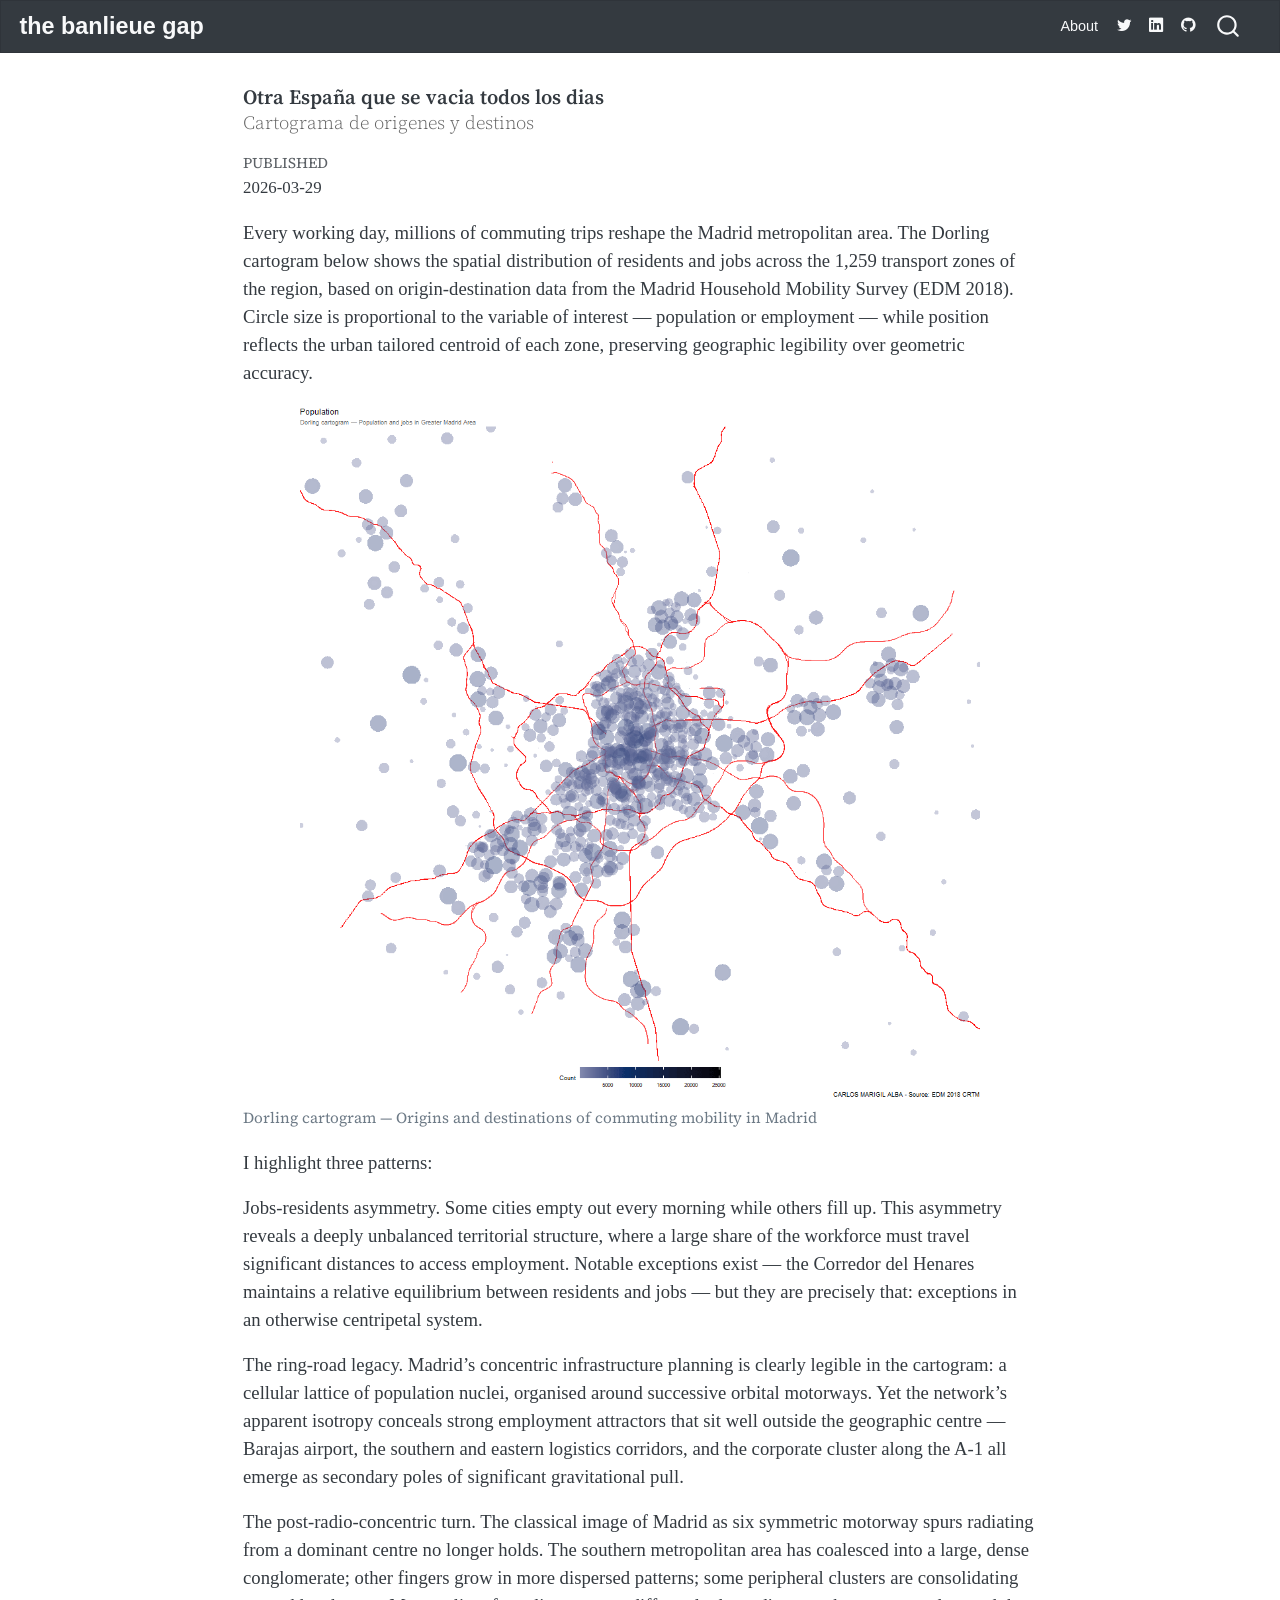
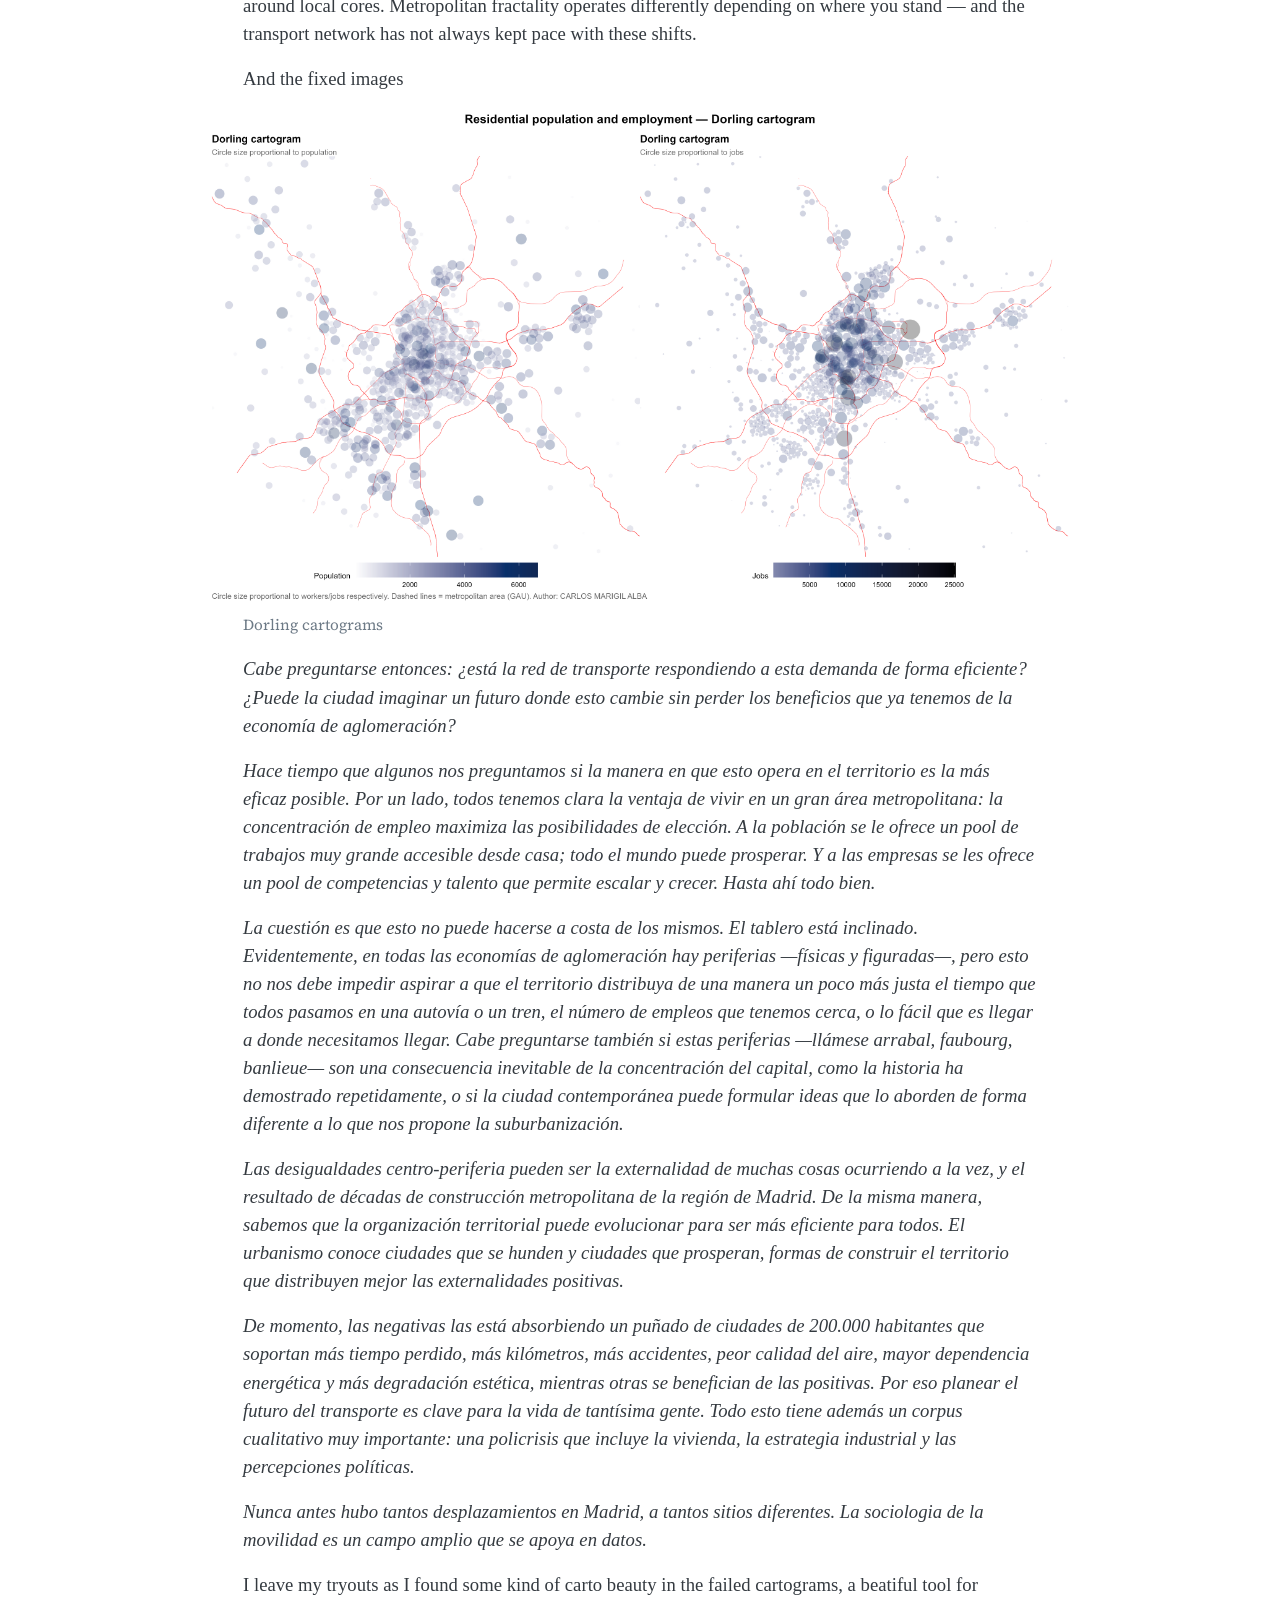
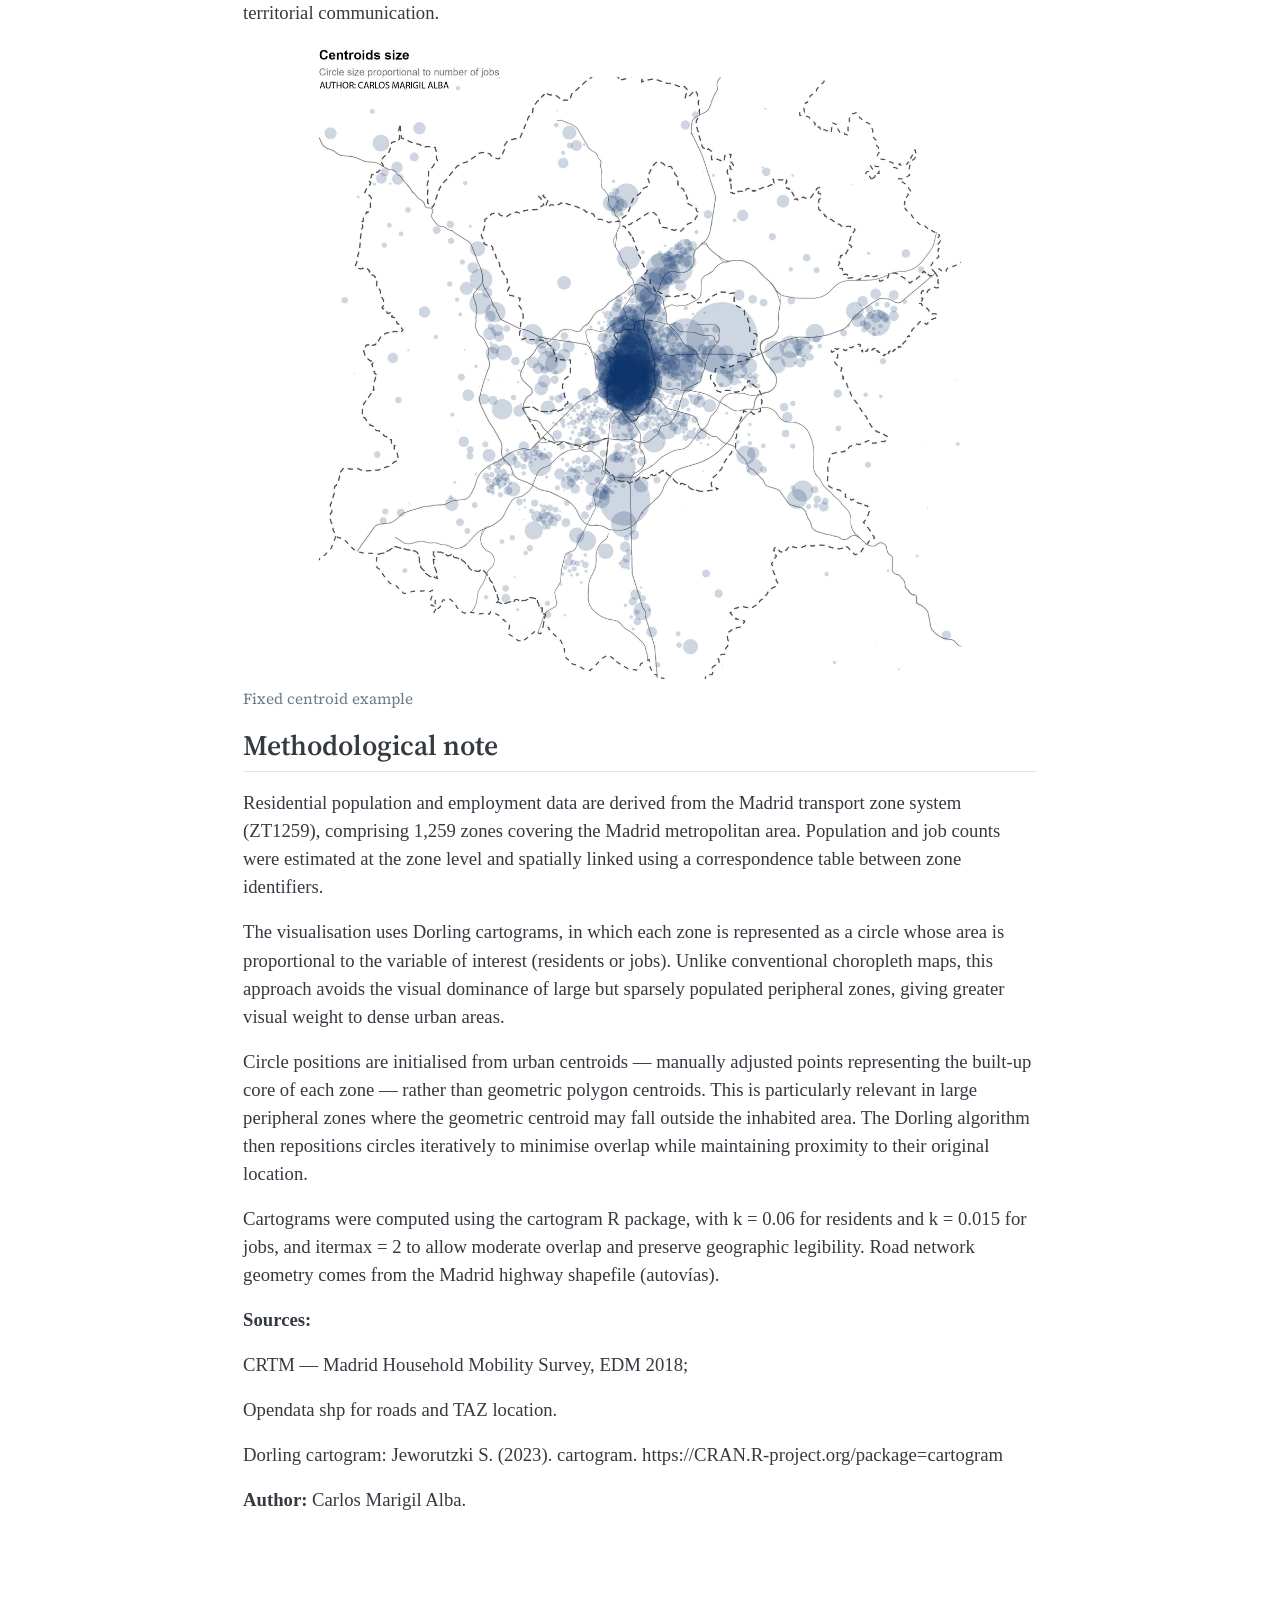
<file: posts/20260329-cartogram/index.html>
<!DOCTYPE html>
<html xmlns="http://www.w3.org/1999/xhtml" lang="en" xml:lang="en"><head>

<meta charset="utf-8">
<meta name="generator" content="quarto-1.8.25">

<meta name="viewport" content="width=device-width, initial-scale=1.0, user-scalable=yes">

<meta name="dcterms.date" content="2026-03-29">
<meta name="description" content="Cartograma de origenes y destinos">

<title>Otra España que se vacia todos los dias – the banlieue gap</title>
<style>
code{white-space: pre-wrap;}
span.smallcaps{font-variant: small-caps;}
div.columns{display: flex; gap: min(4vw, 1.5em);}
div.column{flex: auto; overflow-x: auto;}
div.hanging-indent{margin-left: 1.5em; text-indent: -1.5em;}
ul.task-list{list-style: none;}
ul.task-list li input[type="checkbox"] {
  width: 0.8em;
  margin: 0 0.8em 0.2em -1em; /* quarto-specific, see https://github.com/quarto-dev/quarto-cli/issues/4556 */ 
  vertical-align: middle;
}
</style>


<script src="../../site_libs/quarto-nav/quarto-nav.js"></script>
<script src="../../site_libs/quarto-nav/headroom.min.js"></script>
<script src="../../site_libs/clipboard/clipboard.min.js"></script>
<script src="../../site_libs/quarto-search/autocomplete.umd.js"></script>
<script src="../../site_libs/quarto-search/fuse.min.js"></script>
<script src="../../site_libs/quarto-search/quarto-search.js"></script>
<meta name="quarto:offset" content="../../">
<script src="../../site_libs/quarto-html/quarto.js" type="module"></script>
<script src="../../site_libs/quarto-html/tabsets/tabsets.js" type="module"></script>
<script src="../../site_libs/quarto-html/axe/axe-check.js" type="module"></script>
<script src="../../site_libs/quarto-html/popper.min.js"></script>
<script src="../../site_libs/quarto-html/tippy.umd.min.js"></script>
<script src="../../site_libs/quarto-html/anchor.min.js"></script>
<link href="../../site_libs/quarto-html/tippy.css" rel="stylesheet">
<link href="../../site_libs/quarto-html/quarto-syntax-highlighting-7b89279ff1a6dce999919e0e67d4d9ec.css" rel="stylesheet" id="quarto-text-highlighting-styles">
<script src="../../site_libs/bootstrap/bootstrap.min.js"></script>
<link href="../../site_libs/bootstrap/bootstrap-icons.css" rel="stylesheet">
<link href="../../site_libs/bootstrap/bootstrap-b411b98909faf7ecb5652a39cb39704d.min.css" rel="stylesheet" append-hash="true" id="quarto-bootstrap" data-mode="light">
<script id="quarto-search-options" type="application/json">{
  "location": "navbar",
  "copy-button": false,
  "collapse-after": 3,
  "panel-placement": "end",
  "type": "overlay",
  "limit": 50,
  "keyboard-shortcut": [
    "f",
    "/",
    "s"
  ],
  "show-item-context": false,
  "language": {
    "search-no-results-text": "No results",
    "search-matching-documents-text": "matching documents",
    "search-copy-link-title": "Copy link to search",
    "search-hide-matches-text": "Hide additional matches",
    "search-more-match-text": "more match in this document",
    "search-more-matches-text": "more matches in this document",
    "search-clear-button-title": "Clear",
    "search-text-placeholder": "",
    "search-detached-cancel-button-title": "Cancel",
    "search-submit-button-title": "Submit",
    "search-label": "Search"
  }
}</script>


<link rel="stylesheet" href="../../styles.css">
</head>

<body class="nav-fixed fullcontent quarto-light">

<div id="quarto-search-results"></div>
  <header id="quarto-header" class="headroom fixed-top">
    <nav class="navbar navbar-expand-lg " data-bs-theme="dark">
      <div class="navbar-container container-fluid">
      <div class="navbar-brand-container mx-auto">
    <a href="../../index.html" class="navbar-brand navbar-brand-logo">
    </a>
    <a class="navbar-brand" href="../../index.html">
    <span class="navbar-title">the banlieue gap</span>
    </a>
  </div>
            <div id="quarto-search" class="" title="Search"></div>
          <button class="navbar-toggler" type="button" data-bs-toggle="collapse" data-bs-target="#navbarCollapse" aria-controls="navbarCollapse" role="menu" aria-expanded="false" aria-label="Toggle navigation" onclick="if (window.quartoToggleHeadroom) { window.quartoToggleHeadroom(); }">
  <span class="navbar-toggler-icon"></span>
</button>
          <div class="collapse navbar-collapse" id="navbarCollapse">
            <ul class="navbar-nav navbar-nav-scroll ms-auto">
  <li class="nav-item">
    <a class="nav-link" href="../../about.html"> 
<span class="menu-text">About</span></a>
  </li>  
  <li class="nav-item compact">
    <a class="nav-link" href="https://twitter.com/c_maralb"> <i class="bi bi-twitter" role="img">
</i> 
<span class="menu-text"></span></a>
  </li>  
  <li class="nav-item compact">
    <a class="nav-link" href="https://es.linkedin.com/in/carlos-marigil-alba-urbanism"> <i class="bi bi-linkedin" role="img">
</i> 
<span class="menu-text"></span></a>
  </li>  
  <li class="nav-item compact">
    <a class="nav-link" href="https://github.com/cmarigil"> <i class="bi bi-github" role="img">
</i> 
<span class="menu-text"></span></a>
  </li>  
</ul>
          </div> <!-- /navcollapse -->
            <div class="quarto-navbar-tools">
</div>
      </div> <!-- /container-fluid -->
    </nav>
</header>
<!-- content -->
<div id="quarto-content" class="quarto-container page-columns page-rows-contents page-layout-article page-navbar">
<!-- sidebar -->
<!-- margin-sidebar -->
    
<!-- main -->
<main class="content page-columns page-full" id="quarto-document-content">

<header id="title-block-header" class="quarto-title-block default">
<div class="quarto-title">
<h1 class="title">Otra España que se vacia todos los dias</h1>
</div>

<div>
  <div class="description">
    Cartograma de origenes y destinos
  </div>
</div>


<div class="quarto-title-meta">

    
    <div>
    <div class="quarto-title-meta-heading">Published</div>
    <div class="quarto-title-meta-contents">
      <p class="date">2026-03-29</p>
    </div>
  </div>
  
    
  </div>
  


</header>


<p>Every working day, millions of commuting trips reshape the Madrid metropolitan area. The Dorling cartogram below shows the spatial distribution of residents and jobs across the 1,259 transport zones of the region, based on origin-destination data from the Madrid Household Mobility Survey (EDM 2018). Circle size is proportional to the variable of interest — population or employment — while position reflects the urban tailored centroid of each zone, preserving geographic legibility over geometric accuracy.</p>
<div class="quarto-figure quarto-figure-center">
<figure class="figure">
<p><img src="dorling_animated.gif" class="img-fluid figure-img" style="width:100.0%"></p>
<figcaption>Dorling cartogram — Origins and destinations of commuting mobility in Madrid</figcaption>
</figure>
</div>
<p>I highlight three patterns:</p>
<p>Jobs-residents asymmetry. Some cities empty out every morning while others fill up. This asymmetry reveals a deeply unbalanced territorial structure, where a large share of the workforce must travel significant distances to access employment. Notable exceptions exist — the Corredor del Henares maintains a relative equilibrium between residents and jobs — but they are precisely that: exceptions in an otherwise centripetal system.</p>
<p>The ring-road legacy. Madrid’s concentric infrastructure planning is clearly legible in the cartogram: a cellular lattice of population nuclei, organised around successive orbital motorways. Yet the network’s apparent isotropy conceals strong employment attractors that sit well outside the geographic centre — Barajas airport, the southern and eastern logistics corridors, and the corporate cluster along the A-1 all emerge as secondary poles of significant gravitational pull.</p>
<p>The post-radio-concentric turn. The classical image of Madrid as six symmetric motorway spurs radiating from a dominant centre no longer holds. The southern metropolitan area has coalesced into a large, dense conglomerate; other fingers grow in more dispersed patterns; some peripheral clusters are consolidating around local cores. Metropolitan fractality operates differently depending on where you stand — and the transport network has not always kept pace with these shifts.</p>
<p>And the fixed images</p>
<div class="page-columns page-full">
<div class="quarto-figure quarto-figure-center page-columns page-full">
<figure class="figure page-columns page-full">
<p class="page-columns page-full"><img src="dorling_workers_jobs.jpg" class="img-fluid figure-img column-page"></p>
<figcaption>Dorling cartograms</figcaption>
</figure>
</div>
</div>
<div style="font-style: italic;">
<p>Cabe preguntarse entonces: ¿está la red de transporte respondiendo a esta demanda de forma eficiente? ¿Puede la ciudad imaginar un futuro donde esto cambie sin perder los beneficios que ya tenemos de la economía de aglomeración?</p>
<p>Hace tiempo que algunos nos preguntamos si la manera en que esto opera en el territorio es la más eficaz posible. Por un lado, todos tenemos clara la ventaja de vivir en un gran área metropolitana: la concentración de empleo maximiza las posibilidades de elección. A la población se le ofrece un pool de trabajos muy grande accesible desde casa; todo el mundo puede prosperar. Y a las empresas se les ofrece un pool de competencias y talento que permite escalar y crecer. Hasta ahí todo bien.</p>
<p>La cuestión es que esto no puede hacerse a costa de los mismos. El tablero está inclinado. Evidentemente, en todas las economías de aglomeración hay periferias —físicas y figuradas—, pero esto no nos debe impedir aspirar a que el territorio distribuya de una manera un poco más justa el tiempo que todos pasamos en una autovía o un tren, el número de empleos que tenemos cerca, o lo fácil que es llegar a donde necesitamos llegar. Cabe preguntarse también si estas periferias —llámese arrabal, faubourg, banlieue— son una consecuencia inevitable de la concentración del capital, como la historia ha demostrado repetidamente, o si la ciudad contemporánea puede formular ideas que lo aborden de forma diferente a lo que nos propone la suburbanización.</p>
<p>Las desigualdades centro-periferia pueden ser la externalidad de muchas cosas ocurriendo a la vez, y el resultado de décadas de construcción metropolitana de la región de Madrid. De la misma manera, sabemos que la organización territorial puede evolucionar para ser más eficiente para todos. El urbanismo conoce ciudades que se hunden y ciudades que prosperan, formas de construir el territorio que distribuyen mejor las externalidades positivas.</p>
<p>De momento, las negativas las está absorbiendo un puñado de ciudades de 200.000 habitantes que soportan más tiempo perdido, más kilómetros, más accidentes, peor calidad del aire, mayor dependencia energética y más degradación estética, mientras otras se benefician de las positivas. Por eso planear el futuro del transporte es clave para la vida de tantísima gente. Todo esto tiene además un corpus cualitativo muy importante: una policrisis que incluye la vivienda, la estrategia industrial y las percepciones políticas.</p>
<p>Nunca antes hubo tantos desplazamientos en Madrid, a tantos sitios diferentes. La sociologia de la movilidad es un campo amplio que se apoya en datos.</p>
</div>
<p>I leave my tryouts as I found some kind of carto beauty in the failed cartograms, a beatiful tool for territorial communication.</p>
<div class="quarto-figure quarto-figure-center">
<figure class="figure">
<p><img src="cartogram_ncont_pop.jpg" class="img-fluid figure-img"></p>
<figcaption>Fixed centroid example</figcaption>
</figure>
</div>
<section id="methodological-note" class="level2">
<h2 class="anchored" data-anchor-id="methodological-note">Methodological note</h2>
<p>Residential population and employment data are derived from the Madrid transport zone system (ZT1259), comprising 1,259 zones covering the Madrid metropolitan area. Population and job counts were estimated at the zone level and spatially linked using a correspondence table between zone identifiers.</p>
<p>The visualisation uses Dorling cartograms, in which each zone is represented as a circle whose area is proportional to the variable of interest (residents or jobs). Unlike conventional choropleth maps, this approach avoids the visual dominance of large but sparsely populated peripheral zones, giving greater visual weight to dense urban areas.</p>
<p>Circle positions are initialised from urban centroids — manually adjusted points representing the built-up core of each zone — rather than geometric polygon centroids. This is particularly relevant in large peripheral zones where the geometric centroid may fall outside the inhabited area. The Dorling algorithm then repositions circles iteratively to minimise overlap while maintaining proximity to their original location.</p>
<p>Cartograms were computed using the cartogram R package, with k = 0.06 for residents and k = 0.015 for jobs, and itermax = 2 to allow moderate overlap and preserve geographic legibility. Road network geometry comes from the Madrid highway shapefile (autovías).</p>
<p><strong>Sources:</strong></p>
<p>CRTM — Madrid Household Mobility Survey, EDM 2018;</p>
<p>Opendata shp for roads and TAZ location.</p>
<p>Dorling cartogram: Jeworutzki S. (2023). cartogram. https://CRAN.R-project.org/package=cartogram</p>
<p><strong>Author:</strong> Carlos Marigil Alba.</p>


</section>

</main> <!-- /main -->
<script id="quarto-html-after-body" type="application/javascript">
  window.document.addEventListener("DOMContentLoaded", function (event) {
    const icon = "";
    const anchorJS = new window.AnchorJS();
    anchorJS.options = {
      placement: 'right',
      icon: icon
    };
    anchorJS.add('.anchored');
    const isCodeAnnotation = (el) => {
      for (const clz of el.classList) {
        if (clz.startsWith('code-annotation-')) {                     
          return true;
        }
      }
      return false;
    }
    const onCopySuccess = function(e) {
      // button target
      const button = e.trigger;
      // don't keep focus
      button.blur();
      // flash "checked"
      button.classList.add('code-copy-button-checked');
      var currentTitle = button.getAttribute("title");
      button.setAttribute("title", "Copied!");
      let tooltip;
      if (window.bootstrap) {
        button.setAttribute("data-bs-toggle", "tooltip");
        button.setAttribute("data-bs-placement", "left");
        button.setAttribute("data-bs-title", "Copied!");
        tooltip = new bootstrap.Tooltip(button, 
          { trigger: "manual", 
            customClass: "code-copy-button-tooltip",
            offset: [0, -8]});
        tooltip.show();    
      }
      setTimeout(function() {
        if (tooltip) {
          tooltip.hide();
          button.removeAttribute("data-bs-title");
          button.removeAttribute("data-bs-toggle");
          button.removeAttribute("data-bs-placement");
        }
        button.setAttribute("title", currentTitle);
        button.classList.remove('code-copy-button-checked');
      }, 1000);
      // clear code selection
      e.clearSelection();
    }
    const getTextToCopy = function(trigger) {
      const outerScaffold = trigger.parentElement.cloneNode(true);
      const codeEl = outerScaffold.querySelector('code');
      for (const childEl of codeEl.children) {
        if (isCodeAnnotation(childEl)) {
          childEl.remove();
        }
      }
      return codeEl.innerText;
    }
    const clipboard = new window.ClipboardJS('.code-copy-button:not([data-in-quarto-modal])', {
      text: getTextToCopy
    });
    clipboard.on('success', onCopySuccess);
    if (window.document.getElementById('quarto-embedded-source-code-modal')) {
      const clipboardModal = new window.ClipboardJS('.code-copy-button[data-in-quarto-modal]', {
        text: getTextToCopy,
        container: window.document.getElementById('quarto-embedded-source-code-modal')
      });
      clipboardModal.on('success', onCopySuccess);
    }
      var localhostRegex = new RegExp(/^(?:http|https):\/\/localhost\:?[0-9]*\//);
      var mailtoRegex = new RegExp(/^mailto:/);
        var filterRegex = new RegExp("https:\/\/cmarigil\.github\.io");
      var isInternal = (href) => {
          return filterRegex.test(href) || localhostRegex.test(href) || mailtoRegex.test(href);
      }
      // Inspect non-navigation links and adorn them if external
     var links = window.document.querySelectorAll('a[href]:not(.nav-link):not(.navbar-brand):not(.toc-action):not(.sidebar-link):not(.sidebar-item-toggle):not(.pagination-link):not(.no-external):not([aria-hidden]):not(.dropdown-item):not(.quarto-navigation-tool):not(.about-link)');
      for (var i=0; i<links.length; i++) {
        const link = links[i];
        if (!isInternal(link.href)) {
          // undo the damage that might have been done by quarto-nav.js in the case of
          // links that we want to consider external
          if (link.dataset.originalHref !== undefined) {
            link.href = link.dataset.originalHref;
          }
        }
      }
    function tippyHover(el, contentFn, onTriggerFn, onUntriggerFn) {
      const config = {
        allowHTML: true,
        maxWidth: 500,
        delay: 100,
        arrow: false,
        appendTo: function(el) {
            return el.parentElement;
        },
        interactive: true,
        interactiveBorder: 10,
        theme: 'quarto',
        placement: 'bottom-start',
      };
      if (contentFn) {
        config.content = contentFn;
      }
      if (onTriggerFn) {
        config.onTrigger = onTriggerFn;
      }
      if (onUntriggerFn) {
        config.onUntrigger = onUntriggerFn;
      }
      window.tippy(el, config); 
    }
    const noterefs = window.document.querySelectorAll('a[role="doc-noteref"]');
    for (var i=0; i<noterefs.length; i++) {
      const ref = noterefs[i];
      tippyHover(ref, function() {
        // use id or data attribute instead here
        let href = ref.getAttribute('data-footnote-href') || ref.getAttribute('href');
        try { href = new URL(href).hash; } catch {}
        const id = href.replace(/^#\/?/, "");
        const note = window.document.getElementById(id);
        if (note) {
          return note.innerHTML;
        } else {
          return "";
        }
      });
    }
    const xrefs = window.document.querySelectorAll('a.quarto-xref');
    const processXRef = (id, note) => {
      // Strip column container classes
      const stripColumnClz = (el) => {
        el.classList.remove("page-full", "page-columns");
        if (el.children) {
          for (const child of el.children) {
            stripColumnClz(child);
          }
        }
      }
      stripColumnClz(note)
      if (id === null || id.startsWith('sec-')) {
        // Special case sections, only their first couple elements
        const container = document.createElement("div");
        if (note.children && note.children.length > 2) {
          container.appendChild(note.children[0].cloneNode(true));
          for (let i = 1; i < note.children.length; i++) {
            const child = note.children[i];
            if (child.tagName === "P" && child.innerText === "") {
              continue;
            } else {
              container.appendChild(child.cloneNode(true));
              break;
            }
          }
          if (window.Quarto?.typesetMath) {
            window.Quarto.typesetMath(container);
          }
          return container.innerHTML
        } else {
          if (window.Quarto?.typesetMath) {
            window.Quarto.typesetMath(note);
          }
          return note.innerHTML;
        }
      } else {
        // Remove any anchor links if they are present
        const anchorLink = note.querySelector('a.anchorjs-link');
        if (anchorLink) {
          anchorLink.remove();
        }
        if (window.Quarto?.typesetMath) {
          window.Quarto.typesetMath(note);
        }
        if (note.classList.contains("callout")) {
          return note.outerHTML;
        } else {
          return note.innerHTML;
        }
      }
    }
    for (var i=0; i<xrefs.length; i++) {
      const xref = xrefs[i];
      tippyHover(xref, undefined, function(instance) {
        instance.disable();
        let url = xref.getAttribute('href');
        let hash = undefined; 
        if (url.startsWith('#')) {
          hash = url;
        } else {
          try { hash = new URL(url).hash; } catch {}
        }
        if (hash) {
          const id = hash.replace(/^#\/?/, "");
          const note = window.document.getElementById(id);
          if (note !== null) {
            try {
              const html = processXRef(id, note.cloneNode(true));
              instance.setContent(html);
            } finally {
              instance.enable();
              instance.show();
            }
          } else {
            // See if we can fetch this
            fetch(url.split('#')[0])
            .then(res => res.text())
            .then(html => {
              const parser = new DOMParser();
              const htmlDoc = parser.parseFromString(html, "text/html");
              const note = htmlDoc.getElementById(id);
              if (note !== null) {
                const html = processXRef(id, note);
                instance.setContent(html);
              } 
            }).finally(() => {
              instance.enable();
              instance.show();
            });
          }
        } else {
          // See if we can fetch a full url (with no hash to target)
          // This is a special case and we should probably do some content thinning / targeting
          fetch(url)
          .then(res => res.text())
          .then(html => {
            const parser = new DOMParser();
            const htmlDoc = parser.parseFromString(html, "text/html");
            const note = htmlDoc.querySelector('main.content');
            if (note !== null) {
              // This should only happen for chapter cross references
              // (since there is no id in the URL)
              // remove the first header
              if (note.children.length > 0 && note.children[0].tagName === "HEADER") {
                note.children[0].remove();
              }
              const html = processXRef(null, note);
              instance.setContent(html);
            } 
          }).finally(() => {
            instance.enable();
            instance.show();
          });
        }
      }, function(instance) {
      });
    }
        let selectedAnnoteEl;
        const selectorForAnnotation = ( cell, annotation) => {
          let cellAttr = 'data-code-cell="' + cell + '"';
          let lineAttr = 'data-code-annotation="' +  annotation + '"';
          const selector = 'span[' + cellAttr + '][' + lineAttr + ']';
          return selector;
        }
        const selectCodeLines = (annoteEl) => {
          const doc = window.document;
          const targetCell = annoteEl.getAttribute("data-target-cell");
          const targetAnnotation = annoteEl.getAttribute("data-target-annotation");
          const annoteSpan = window.document.querySelector(selectorForAnnotation(targetCell, targetAnnotation));
          const lines = annoteSpan.getAttribute("data-code-lines").split(",");
          const lineIds = lines.map((line) => {
            return targetCell + "-" + line;
          })
          let top = null;
          let height = null;
          let parent = null;
          if (lineIds.length > 0) {
              //compute the position of the single el (top and bottom and make a div)
              const el = window.document.getElementById(lineIds[0]);
              top = el.offsetTop;
              height = el.offsetHeight;
              parent = el.parentElement.parentElement;
            if (lineIds.length > 1) {
              const lastEl = window.document.getElementById(lineIds[lineIds.length - 1]);
              const bottom = lastEl.offsetTop + lastEl.offsetHeight;
              height = bottom - top;
            }
            if (top !== null && height !== null && parent !== null) {
              // cook up a div (if necessary) and position it 
              let div = window.document.getElementById("code-annotation-line-highlight");
              if (div === null) {
                div = window.document.createElement("div");
                div.setAttribute("id", "code-annotation-line-highlight");
                div.style.position = 'absolute';
                parent.appendChild(div);
              }
              div.style.top = top - 2 + "px";
              div.style.height = height + 4 + "px";
              div.style.left = 0;
              let gutterDiv = window.document.getElementById("code-annotation-line-highlight-gutter");
              if (gutterDiv === null) {
                gutterDiv = window.document.createElement("div");
                gutterDiv.setAttribute("id", "code-annotation-line-highlight-gutter");
                gutterDiv.style.position = 'absolute';
                const codeCell = window.document.getElementById(targetCell);
                const gutter = codeCell.querySelector('.code-annotation-gutter');
                gutter.appendChild(gutterDiv);
              }
              gutterDiv.style.top = top - 2 + "px";
              gutterDiv.style.height = height + 4 + "px";
            }
            selectedAnnoteEl = annoteEl;
          }
        };
        const unselectCodeLines = () => {
          const elementsIds = ["code-annotation-line-highlight", "code-annotation-line-highlight-gutter"];
          elementsIds.forEach((elId) => {
            const div = window.document.getElementById(elId);
            if (div) {
              div.remove();
            }
          });
          selectedAnnoteEl = undefined;
        };
          // Handle positioning of the toggle
      window.addEventListener(
        "resize",
        throttle(() => {
          elRect = undefined;
          if (selectedAnnoteEl) {
            selectCodeLines(selectedAnnoteEl);
          }
        }, 10)
      );
      function throttle(fn, ms) {
      let throttle = false;
      let timer;
        return (...args) => {
          if(!throttle) { // first call gets through
              fn.apply(this, args);
              throttle = true;
          } else { // all the others get throttled
              if(timer) clearTimeout(timer); // cancel #2
              timer = setTimeout(() => {
                fn.apply(this, args);
                timer = throttle = false;
              }, ms);
          }
        };
      }
        // Attach click handler to the DT
        const annoteDls = window.document.querySelectorAll('dt[data-target-cell]');
        for (const annoteDlNode of annoteDls) {
          annoteDlNode.addEventListener('click', (event) => {
            const clickedEl = event.target;
            if (clickedEl !== selectedAnnoteEl) {
              unselectCodeLines();
              const activeEl = window.document.querySelector('dt[data-target-cell].code-annotation-active');
              if (activeEl) {
                activeEl.classList.remove('code-annotation-active');
              }
              selectCodeLines(clickedEl);
              clickedEl.classList.add('code-annotation-active');
            } else {
              // Unselect the line
              unselectCodeLines();
              clickedEl.classList.remove('code-annotation-active');
            }
          });
        }
    const findCites = (el) => {
      const parentEl = el.parentElement;
      if (parentEl) {
        const cites = parentEl.dataset.cites;
        if (cites) {
          return {
            el,
            cites: cites.split(' ')
          };
        } else {
          return findCites(el.parentElement)
        }
      } else {
        return undefined;
      }
    };
    var bibliorefs = window.document.querySelectorAll('a[role="doc-biblioref"]');
    for (var i=0; i<bibliorefs.length; i++) {
      const ref = bibliorefs[i];
      const citeInfo = findCites(ref);
      if (citeInfo) {
        tippyHover(citeInfo.el, function() {
          var popup = window.document.createElement('div');
          citeInfo.cites.forEach(function(cite) {
            var citeDiv = window.document.createElement('div');
            citeDiv.classList.add('hanging-indent');
            citeDiv.classList.add('csl-entry');
            var biblioDiv = window.document.getElementById('ref-' + cite);
            if (biblioDiv) {
              citeDiv.innerHTML = biblioDiv.innerHTML;
            }
            popup.appendChild(citeDiv);
          });
          return popup.innerHTML;
        });
      }
    }
  });
  </script>
</div> <!-- /content -->
<script>
function alignNavbar() {
  var nav = document.querySelector('.navbar .navbar-container');
  var ref = document.querySelector('.quarto-about-trestles') || document.querySelector('main.content');
  if (!nav || !ref) return;
  nav.style.paddingLeft = '';
  nav.style.paddingRight = '';
  if (window.innerWidth < 992) return;
  var r  = ref.getBoundingClientRect();
  var cw = document.documentElement.clientWidth;
  nav.style.paddingLeft  = r.left + 'px';
  nav.style.paddingRight = Math.max(16, cw - r.right - 8) + 'px';
  var brand = nav.querySelector('.navbar-brand');
  if (brand) {
    var dl = brand.getBoundingClientRect().left - r.left;
    nav.style.paddingLeft = (r.left - dl) + 'px';
  }
}
window.addEventListener('load', alignNavbar);
window.addEventListener('resize', alignNavbar);
</script>




</body></html>
</file>
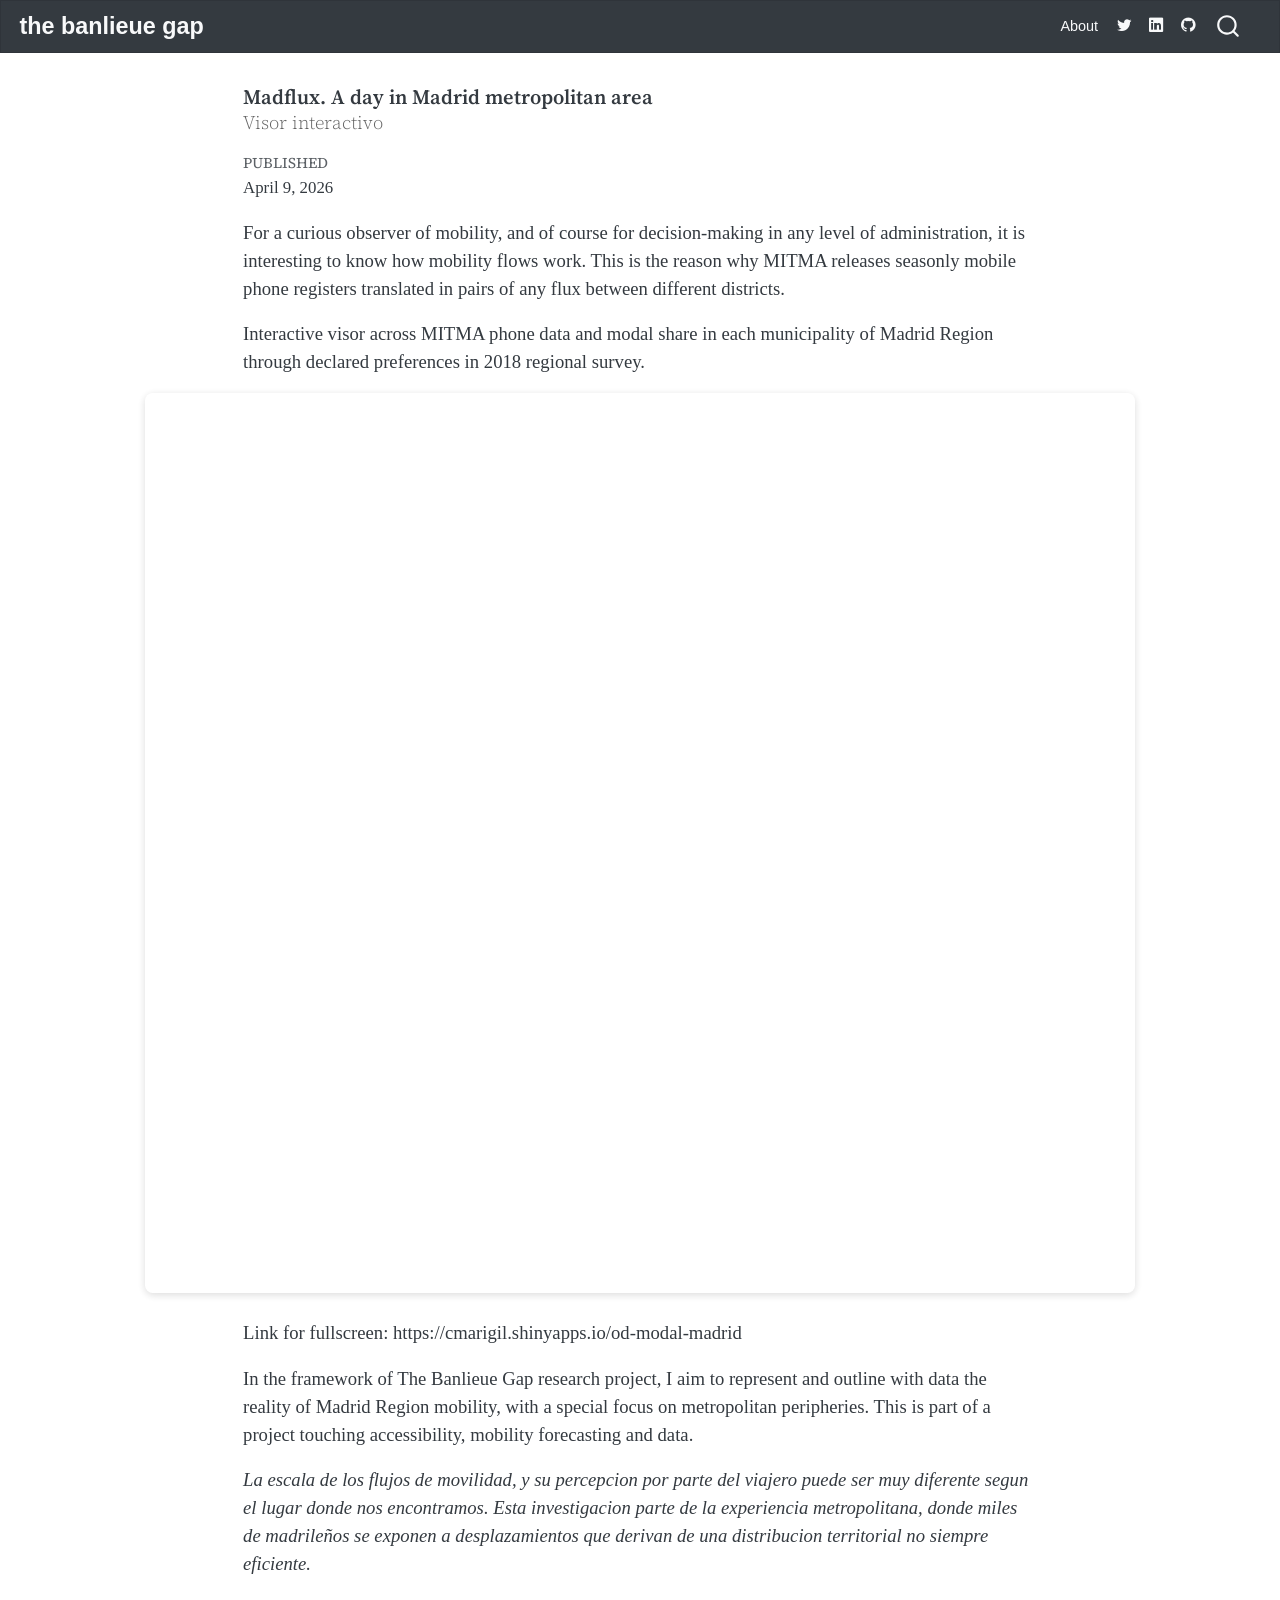
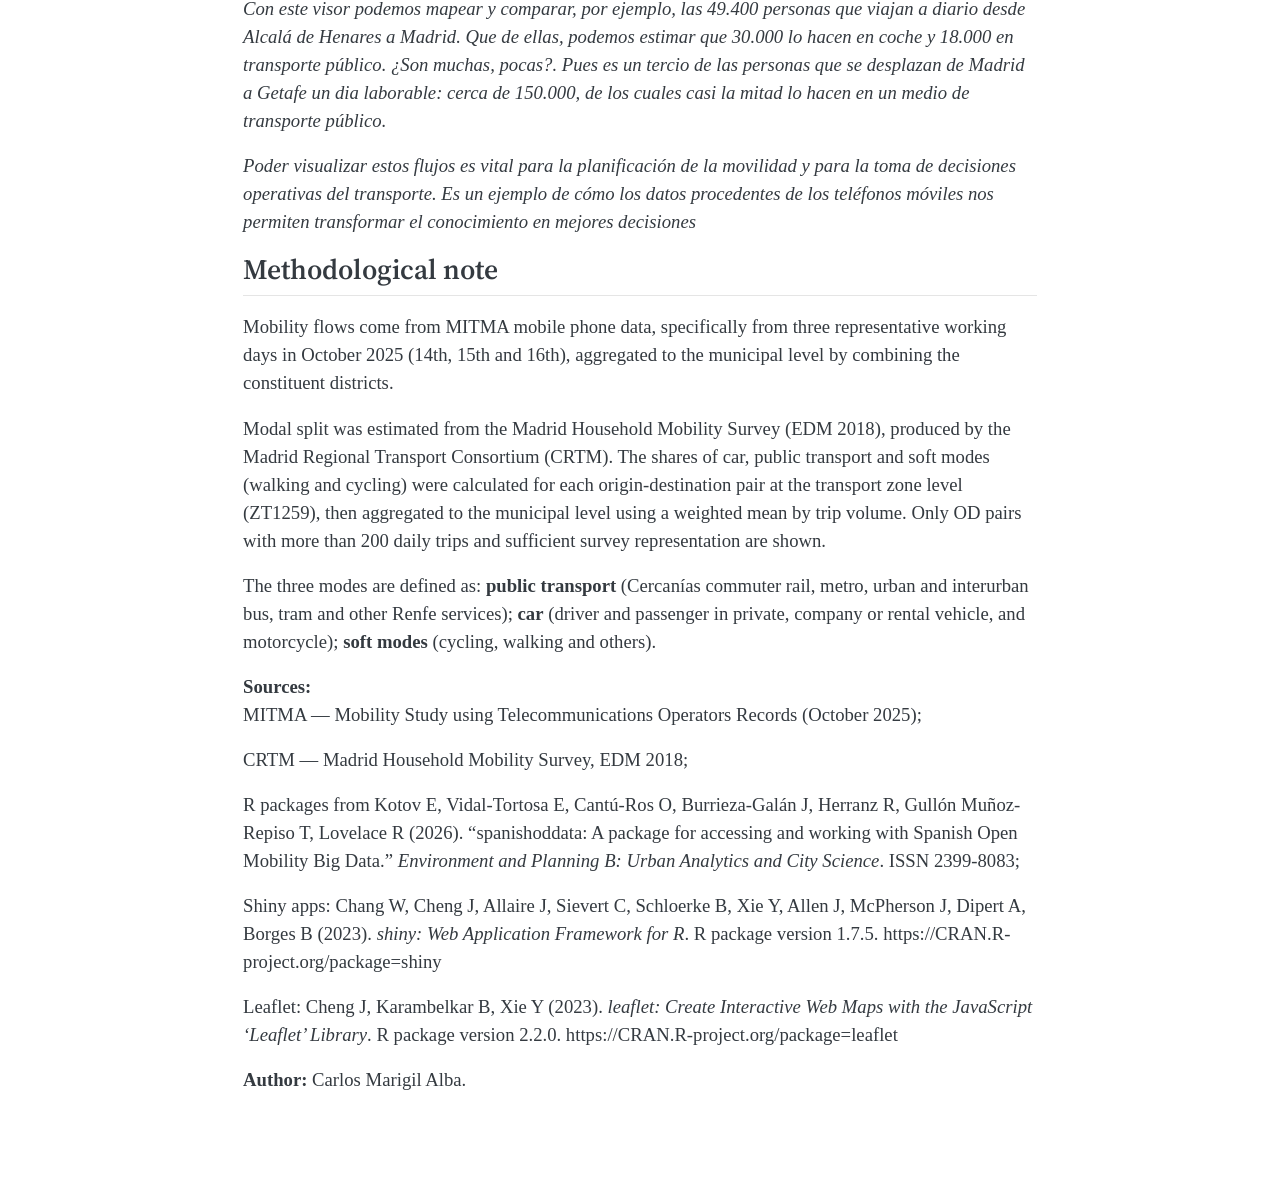
<file: posts/20260408-shinyapp/index.html>
<!DOCTYPE html>
<html xmlns="http://www.w3.org/1999/xhtml" lang="en" xml:lang="en"><head>

<meta charset="utf-8">
<meta name="generator" content="quarto-1.8.25">

<meta name="viewport" content="width=device-width, initial-scale=1.0, user-scalable=yes">

<meta name="dcterms.date" content="2026-04-09">
<meta name="description" content="Visor interactivo">

<title>Madflux. A day in Madrid metropolitan area – the banlieue gap</title>
<style>
code{white-space: pre-wrap;}
span.smallcaps{font-variant: small-caps;}
div.columns{display: flex; gap: min(4vw, 1.5em);}
div.column{flex: auto; overflow-x: auto;}
div.hanging-indent{margin-left: 1.5em; text-indent: -1.5em;}
ul.task-list{list-style: none;}
ul.task-list li input[type="checkbox"] {
  width: 0.8em;
  margin: 0 0.8em 0.2em -1em; /* quarto-specific, see https://github.com/quarto-dev/quarto-cli/issues/4556 */ 
  vertical-align: middle;
}
</style>


<script src="../../site_libs/quarto-nav/quarto-nav.js"></script>
<script src="../../site_libs/quarto-nav/headroom.min.js"></script>
<script src="../../site_libs/clipboard/clipboard.min.js"></script>
<script src="../../site_libs/quarto-search/autocomplete.umd.js"></script>
<script src="../../site_libs/quarto-search/fuse.min.js"></script>
<script src="../../site_libs/quarto-search/quarto-search.js"></script>
<meta name="quarto:offset" content="../../">
<script src="../../site_libs/quarto-html/quarto.js" type="module"></script>
<script src="../../site_libs/quarto-html/tabsets/tabsets.js" type="module"></script>
<script src="../../site_libs/quarto-html/axe/axe-check.js" type="module"></script>
<script src="../../site_libs/quarto-html/popper.min.js"></script>
<script src="../../site_libs/quarto-html/tippy.umd.min.js"></script>
<script src="../../site_libs/quarto-html/anchor.min.js"></script>
<link href="../../site_libs/quarto-html/tippy.css" rel="stylesheet">
<link href="../../site_libs/quarto-html/quarto-syntax-highlighting-7b89279ff1a6dce999919e0e67d4d9ec.css" rel="stylesheet" id="quarto-text-highlighting-styles">
<script src="../../site_libs/bootstrap/bootstrap.min.js"></script>
<link href="../../site_libs/bootstrap/bootstrap-icons.css" rel="stylesheet">
<link href="../../site_libs/bootstrap/bootstrap-b411b98909faf7ecb5652a39cb39704d.min.css" rel="stylesheet" append-hash="true" id="quarto-bootstrap" data-mode="light">
<script id="quarto-search-options" type="application/json">{
  "location": "navbar",
  "copy-button": false,
  "collapse-after": 3,
  "panel-placement": "end",
  "type": "overlay",
  "limit": 50,
  "keyboard-shortcut": [
    "f",
    "/",
    "s"
  ],
  "show-item-context": false,
  "language": {
    "search-no-results-text": "No results",
    "search-matching-documents-text": "matching documents",
    "search-copy-link-title": "Copy link to search",
    "search-hide-matches-text": "Hide additional matches",
    "search-more-match-text": "more match in this document",
    "search-more-matches-text": "more matches in this document",
    "search-clear-button-title": "Clear",
    "search-text-placeholder": "",
    "search-detached-cancel-button-title": "Cancel",
    "search-submit-button-title": "Submit",
    "search-label": "Search"
  }
}</script>


<link rel="stylesheet" href="../../styles.css">
</head>

<body class="nav-fixed fullcontent quarto-light">

<div id="quarto-search-results"></div>
  <header id="quarto-header" class="headroom fixed-top">
    <nav class="navbar navbar-expand-lg " data-bs-theme="dark">
      <div class="navbar-container container-fluid">
      <div class="navbar-brand-container mx-auto">
    <a href="../../index.html" class="navbar-brand navbar-brand-logo">
    </a>
    <a class="navbar-brand" href="../../index.html">
    <span class="navbar-title">the banlieue gap</span>
    </a>
  </div>
            <div id="quarto-search" class="" title="Search"></div>
          <button class="navbar-toggler" type="button" data-bs-toggle="collapse" data-bs-target="#navbarCollapse" aria-controls="navbarCollapse" role="menu" aria-expanded="false" aria-label="Toggle navigation" onclick="if (window.quartoToggleHeadroom) { window.quartoToggleHeadroom(); }">
  <span class="navbar-toggler-icon"></span>
</button>
          <div class="collapse navbar-collapse" id="navbarCollapse">
            <ul class="navbar-nav navbar-nav-scroll ms-auto">
  <li class="nav-item">
    <a class="nav-link" href="../../about.html"> 
<span class="menu-text">About</span></a>
  </li>  
  <li class="nav-item compact">
    <a class="nav-link" href="https://twitter.com/c_maralb"> <i class="bi bi-twitter" role="img">
</i> 
<span class="menu-text"></span></a>
  </li>  
  <li class="nav-item compact">
    <a class="nav-link" href="https://es.linkedin.com/in/carlos-marigil-alba-urbanism"> <i class="bi bi-linkedin" role="img">
</i> 
<span class="menu-text"></span></a>
  </li>  
  <li class="nav-item compact">
    <a class="nav-link" href="https://github.com/cmarigil"> <i class="bi bi-github" role="img">
</i> 
<span class="menu-text"></span></a>
  </li>  
</ul>
          </div> <!-- /navcollapse -->
            <div class="quarto-navbar-tools">
</div>
      </div> <!-- /container-fluid -->
    </nav>
</header>
<!-- content -->
<div id="quarto-content" class="quarto-container page-columns page-rows-contents page-layout-article page-navbar">
<!-- sidebar -->
<!-- margin-sidebar -->
    
<!-- main -->
<main class="content page-columns page-full" id="quarto-document-content">

<header id="title-block-header" class="quarto-title-block default">
<div class="quarto-title">
<h1 class="title">Madflux. A day in Madrid metropolitan area</h1>
</div>

<div>
  <div class="description">
    Visor interactivo
  </div>
</div>


<div class="quarto-title-meta">

    
    <div>
    <div class="quarto-title-meta-heading">Published</div>
    <div class="quarto-title-meta-contents">
      <p class="date">April 9, 2026</p>
    </div>
  </div>
  
    
  </div>
  


</header>


<p>For a curious observer of mobility, and of course for decision-making in any level of administration, it is interesting to know how mobility flows work. This is the reason why MITMA releases seasonly mobile phone registers translated in pairs of any flux between different districts.</p>
<p>Interactive visor across MITMA phone data and modal share in each municipality of Madrid Region through declared preferences in 2018 regional survey.</p>
<div class="column-page">
<iframe src="https://cmarigil.shinyapps.io/od-modal-madrid" width="100%" height="900px" frameborder="0" style="border-radius: 8px; box-shadow: 0 2px 8px rgba(0,0,0,0.15);">
</iframe>
</div>
<p>Link for fullscreen: https://cmarigil.shinyapps.io/od-modal-madrid</p>
<p>In the framework of The Banlieue Gap research project, I aim to represent and outline with data the reality of Madrid Region mobility, with a special focus on metropolitan peripheries. This is part of a project touching accessibility, mobility forecasting and data.</p>
<div style="font-style: italic;">
<p>La escala de los flujos de movilidad, y su percepcion por parte del viajero puede ser muy diferente segun el lugar donde nos encontramos. Esta investigacion parte de la experiencia metropolitana, donde miles de madrileños se exponen a desplazamientos que derivan de una distribucion territorial no siempre eficiente.</p>
<p>Con este visor podemos mapear y comparar, por ejemplo, las 49.400 personas que viajan a diario desde Alcalá de Henares a Madrid. Que de ellas, podemos estimar que 30.000 lo hacen en coche y 18.000 en transporte público. ¿Son muchas, pocas?. Pues es un tercio de las personas que se desplazan de Madrid a Getafe un dia laborable: cerca de 150.000, de los cuales casi la mitad lo hacen en un medio de transporte público.</p>
<p>Poder visualizar estos flujos es vital para la planificación de la movilidad y para la toma de decisiones operativas del transporte. Es un ejemplo de cómo los datos procedentes de los teléfonos móviles nos permiten transformar el conocimiento en mejores decisiones</p>
</div>
<section id="methodological-note" class="level2">
<h2 class="anchored" data-anchor-id="methodological-note">Methodological note</h2>
<p>Mobility flows come from MITMA mobile phone data, specifically from three representative working days in October 2025 (14th, 15th and 16th), aggregated to the municipal level by combining the constituent districts.</p>
<p>Modal split was estimated from the Madrid Household Mobility Survey (EDM 2018), produced by the Madrid Regional Transport Consortium (CRTM). The shares of car, public transport and soft modes (walking and cycling) were calculated for each origin-destination pair at the transport zone level (ZT1259), then aggregated to the municipal level using a weighted mean by trip volume. Only OD pairs with more than 200 daily trips and sufficient survey representation are shown.</p>
<p>The three modes are defined as: <strong>public transport</strong> (Cercanías commuter rail, metro, urban and interurban bus, tram and other Renfe services); <strong>car</strong> (driver and passenger in private, company or rental vehicle, and motorcycle); <strong>soft modes</strong> (cycling, walking and others).</p>
<p><strong>Sources:</strong><br>
MITMA — Mobility Study using Telecommunications Operators Records (October 2025);</p>
<p>CRTM — Madrid Household Mobility Survey, EDM 2018;</p>
<p>R packages from Kotov E, Vidal-Tortosa E, Cantú-Ros O, Burrieza-Galán J, Herranz R, Gullón Muñoz-Repiso T, Lovelace R (2026). “spanishoddata: A package for accessing and working with Spanish Open Mobility Big Data.” <em>Environment and Planning B: Urban Analytics and City Science</em>. ISSN 2399-8083;</p>
<p>Shiny apps: Chang W, Cheng J, Allaire J, Sievert C, Schloerke B, Xie Y, Allen J, McPherson J, Dipert A, Borges B (2023). <em>shiny: Web Application Framework for R</em>. R package version 1.7.5. https://CRAN.R-project.org/package=shiny</p>
<p>Leaflet: Cheng J, Karambelkar B, Xie Y (2023). <em>leaflet: Create Interactive Web Maps with the JavaScript ‘Leaflet’ Library</em>. R package version 2.2.0. https://CRAN.R-project.org/package=leaflet</p>
<p><strong>Author:</strong> Carlos Marigil Alba.</p>


</section>

</main> <!-- /main -->
<script id="quarto-html-after-body" type="application/javascript">
  window.document.addEventListener("DOMContentLoaded", function (event) {
    const icon = "";
    const anchorJS = new window.AnchorJS();
    anchorJS.options = {
      placement: 'right',
      icon: icon
    };
    anchorJS.add('.anchored');
    const isCodeAnnotation = (el) => {
      for (const clz of el.classList) {
        if (clz.startsWith('code-annotation-')) {                     
          return true;
        }
      }
      return false;
    }
    const onCopySuccess = function(e) {
      // button target
      const button = e.trigger;
      // don't keep focus
      button.blur();
      // flash "checked"
      button.classList.add('code-copy-button-checked');
      var currentTitle = button.getAttribute("title");
      button.setAttribute("title", "Copied!");
      let tooltip;
      if (window.bootstrap) {
        button.setAttribute("data-bs-toggle", "tooltip");
        button.setAttribute("data-bs-placement", "left");
        button.setAttribute("data-bs-title", "Copied!");
        tooltip = new bootstrap.Tooltip(button, 
          { trigger: "manual", 
            customClass: "code-copy-button-tooltip",
            offset: [0, -8]});
        tooltip.show();    
      }
      setTimeout(function() {
        if (tooltip) {
          tooltip.hide();
          button.removeAttribute("data-bs-title");
          button.removeAttribute("data-bs-toggle");
          button.removeAttribute("data-bs-placement");
        }
        button.setAttribute("title", currentTitle);
        button.classList.remove('code-copy-button-checked');
      }, 1000);
      // clear code selection
      e.clearSelection();
    }
    const getTextToCopy = function(trigger) {
      const outerScaffold = trigger.parentElement.cloneNode(true);
      const codeEl = outerScaffold.querySelector('code');
      for (const childEl of codeEl.children) {
        if (isCodeAnnotation(childEl)) {
          childEl.remove();
        }
      }
      return codeEl.innerText;
    }
    const clipboard = new window.ClipboardJS('.code-copy-button:not([data-in-quarto-modal])', {
      text: getTextToCopy
    });
    clipboard.on('success', onCopySuccess);
    if (window.document.getElementById('quarto-embedded-source-code-modal')) {
      const clipboardModal = new window.ClipboardJS('.code-copy-button[data-in-quarto-modal]', {
        text: getTextToCopy,
        container: window.document.getElementById('quarto-embedded-source-code-modal')
      });
      clipboardModal.on('success', onCopySuccess);
    }
      var localhostRegex = new RegExp(/^(?:http|https):\/\/localhost\:?[0-9]*\//);
      var mailtoRegex = new RegExp(/^mailto:/);
        var filterRegex = new RegExp("https:\/\/cmarigil\.github\.io");
      var isInternal = (href) => {
          return filterRegex.test(href) || localhostRegex.test(href) || mailtoRegex.test(href);
      }
      // Inspect non-navigation links and adorn them if external
     var links = window.document.querySelectorAll('a[href]:not(.nav-link):not(.navbar-brand):not(.toc-action):not(.sidebar-link):not(.sidebar-item-toggle):not(.pagination-link):not(.no-external):not([aria-hidden]):not(.dropdown-item):not(.quarto-navigation-tool):not(.about-link)');
      for (var i=0; i<links.length; i++) {
        const link = links[i];
        if (!isInternal(link.href)) {
          // undo the damage that might have been done by quarto-nav.js in the case of
          // links that we want to consider external
          if (link.dataset.originalHref !== undefined) {
            link.href = link.dataset.originalHref;
          }
        }
      }
    function tippyHover(el, contentFn, onTriggerFn, onUntriggerFn) {
      const config = {
        allowHTML: true,
        maxWidth: 500,
        delay: 100,
        arrow: false,
        appendTo: function(el) {
            return el.parentElement;
        },
        interactive: true,
        interactiveBorder: 10,
        theme: 'quarto',
        placement: 'bottom-start',
      };
      if (contentFn) {
        config.content = contentFn;
      }
      if (onTriggerFn) {
        config.onTrigger = onTriggerFn;
      }
      if (onUntriggerFn) {
        config.onUntrigger = onUntriggerFn;
      }
      window.tippy(el, config); 
    }
    const noterefs = window.document.querySelectorAll('a[role="doc-noteref"]');
    for (var i=0; i<noterefs.length; i++) {
      const ref = noterefs[i];
      tippyHover(ref, function() {
        // use id or data attribute instead here
        let href = ref.getAttribute('data-footnote-href') || ref.getAttribute('href');
        try { href = new URL(href).hash; } catch {}
        const id = href.replace(/^#\/?/, "");
        const note = window.document.getElementById(id);
        if (note) {
          return note.innerHTML;
        } else {
          return "";
        }
      });
    }
    const xrefs = window.document.querySelectorAll('a.quarto-xref');
    const processXRef = (id, note) => {
      // Strip column container classes
      const stripColumnClz = (el) => {
        el.classList.remove("page-full", "page-columns");
        if (el.children) {
          for (const child of el.children) {
            stripColumnClz(child);
          }
        }
      }
      stripColumnClz(note)
      if (id === null || id.startsWith('sec-')) {
        // Special case sections, only their first couple elements
        const container = document.createElement("div");
        if (note.children && note.children.length > 2) {
          container.appendChild(note.children[0].cloneNode(true));
          for (let i = 1; i < note.children.length; i++) {
            const child = note.children[i];
            if (child.tagName === "P" && child.innerText === "") {
              continue;
            } else {
              container.appendChild(child.cloneNode(true));
              break;
            }
          }
          if (window.Quarto?.typesetMath) {
            window.Quarto.typesetMath(container);
          }
          return container.innerHTML
        } else {
          if (window.Quarto?.typesetMath) {
            window.Quarto.typesetMath(note);
          }
          return note.innerHTML;
        }
      } else {
        // Remove any anchor links if they are present
        const anchorLink = note.querySelector('a.anchorjs-link');
        if (anchorLink) {
          anchorLink.remove();
        }
        if (window.Quarto?.typesetMath) {
          window.Quarto.typesetMath(note);
        }
        if (note.classList.contains("callout")) {
          return note.outerHTML;
        } else {
          return note.innerHTML;
        }
      }
    }
    for (var i=0; i<xrefs.length; i++) {
      const xref = xrefs[i];
      tippyHover(xref, undefined, function(instance) {
        instance.disable();
        let url = xref.getAttribute('href');
        let hash = undefined; 
        if (url.startsWith('#')) {
          hash = url;
        } else {
          try { hash = new URL(url).hash; } catch {}
        }
        if (hash) {
          const id = hash.replace(/^#\/?/, "");
          const note = window.document.getElementById(id);
          if (note !== null) {
            try {
              const html = processXRef(id, note.cloneNode(true));
              instance.setContent(html);
            } finally {
              instance.enable();
              instance.show();
            }
          } else {
            // See if we can fetch this
            fetch(url.split('#')[0])
            .then(res => res.text())
            .then(html => {
              const parser = new DOMParser();
              const htmlDoc = parser.parseFromString(html, "text/html");
              const note = htmlDoc.getElementById(id);
              if (note !== null) {
                const html = processXRef(id, note);
                instance.setContent(html);
              } 
            }).finally(() => {
              instance.enable();
              instance.show();
            });
          }
        } else {
          // See if we can fetch a full url (with no hash to target)
          // This is a special case and we should probably do some content thinning / targeting
          fetch(url)
          .then(res => res.text())
          .then(html => {
            const parser = new DOMParser();
            const htmlDoc = parser.parseFromString(html, "text/html");
            const note = htmlDoc.querySelector('main.content');
            if (note !== null) {
              // This should only happen for chapter cross references
              // (since there is no id in the URL)
              // remove the first header
              if (note.children.length > 0 && note.children[0].tagName === "HEADER") {
                note.children[0].remove();
              }
              const html = processXRef(null, note);
              instance.setContent(html);
            } 
          }).finally(() => {
            instance.enable();
            instance.show();
          });
        }
      }, function(instance) {
      });
    }
        let selectedAnnoteEl;
        const selectorForAnnotation = ( cell, annotation) => {
          let cellAttr = 'data-code-cell="' + cell + '"';
          let lineAttr = 'data-code-annotation="' +  annotation + '"';
          const selector = 'span[' + cellAttr + '][' + lineAttr + ']';
          return selector;
        }
        const selectCodeLines = (annoteEl) => {
          const doc = window.document;
          const targetCell = annoteEl.getAttribute("data-target-cell");
          const targetAnnotation = annoteEl.getAttribute("data-target-annotation");
          const annoteSpan = window.document.querySelector(selectorForAnnotation(targetCell, targetAnnotation));
          const lines = annoteSpan.getAttribute("data-code-lines").split(",");
          const lineIds = lines.map((line) => {
            return targetCell + "-" + line;
          })
          let top = null;
          let height = null;
          let parent = null;
          if (lineIds.length > 0) {
              //compute the position of the single el (top and bottom and make a div)
              const el = window.document.getElementById(lineIds[0]);
              top = el.offsetTop;
              height = el.offsetHeight;
              parent = el.parentElement.parentElement;
            if (lineIds.length > 1) {
              const lastEl = window.document.getElementById(lineIds[lineIds.length - 1]);
              const bottom = lastEl.offsetTop + lastEl.offsetHeight;
              height = bottom - top;
            }
            if (top !== null && height !== null && parent !== null) {
              // cook up a div (if necessary) and position it 
              let div = window.document.getElementById("code-annotation-line-highlight");
              if (div === null) {
                div = window.document.createElement("div");
                div.setAttribute("id", "code-annotation-line-highlight");
                div.style.position = 'absolute';
                parent.appendChild(div);
              }
              div.style.top = top - 2 + "px";
              div.style.height = height + 4 + "px";
              div.style.left = 0;
              let gutterDiv = window.document.getElementById("code-annotation-line-highlight-gutter");
              if (gutterDiv === null) {
                gutterDiv = window.document.createElement("div");
                gutterDiv.setAttribute("id", "code-annotation-line-highlight-gutter");
                gutterDiv.style.position = 'absolute';
                const codeCell = window.document.getElementById(targetCell);
                const gutter = codeCell.querySelector('.code-annotation-gutter');
                gutter.appendChild(gutterDiv);
              }
              gutterDiv.style.top = top - 2 + "px";
              gutterDiv.style.height = height + 4 + "px";
            }
            selectedAnnoteEl = annoteEl;
          }
        };
        const unselectCodeLines = () => {
          const elementsIds = ["code-annotation-line-highlight", "code-annotation-line-highlight-gutter"];
          elementsIds.forEach((elId) => {
            const div = window.document.getElementById(elId);
            if (div) {
              div.remove();
            }
          });
          selectedAnnoteEl = undefined;
        };
          // Handle positioning of the toggle
      window.addEventListener(
        "resize",
        throttle(() => {
          elRect = undefined;
          if (selectedAnnoteEl) {
            selectCodeLines(selectedAnnoteEl);
          }
        }, 10)
      );
      function throttle(fn, ms) {
      let throttle = false;
      let timer;
        return (...args) => {
          if(!throttle) { // first call gets through
              fn.apply(this, args);
              throttle = true;
          } else { // all the others get throttled
              if(timer) clearTimeout(timer); // cancel #2
              timer = setTimeout(() => {
                fn.apply(this, args);
                timer = throttle = false;
              }, ms);
          }
        };
      }
        // Attach click handler to the DT
        const annoteDls = window.document.querySelectorAll('dt[data-target-cell]');
        for (const annoteDlNode of annoteDls) {
          annoteDlNode.addEventListener('click', (event) => {
            const clickedEl = event.target;
            if (clickedEl !== selectedAnnoteEl) {
              unselectCodeLines();
              const activeEl = window.document.querySelector('dt[data-target-cell].code-annotation-active');
              if (activeEl) {
                activeEl.classList.remove('code-annotation-active');
              }
              selectCodeLines(clickedEl);
              clickedEl.classList.add('code-annotation-active');
            } else {
              // Unselect the line
              unselectCodeLines();
              clickedEl.classList.remove('code-annotation-active');
            }
          });
        }
    const findCites = (el) => {
      const parentEl = el.parentElement;
      if (parentEl) {
        const cites = parentEl.dataset.cites;
        if (cites) {
          return {
            el,
            cites: cites.split(' ')
          };
        } else {
          return findCites(el.parentElement)
        }
      } else {
        return undefined;
      }
    };
    var bibliorefs = window.document.querySelectorAll('a[role="doc-biblioref"]');
    for (var i=0; i<bibliorefs.length; i++) {
      const ref = bibliorefs[i];
      const citeInfo = findCites(ref);
      if (citeInfo) {
        tippyHover(citeInfo.el, function() {
          var popup = window.document.createElement('div');
          citeInfo.cites.forEach(function(cite) {
            var citeDiv = window.document.createElement('div');
            citeDiv.classList.add('hanging-indent');
            citeDiv.classList.add('csl-entry');
            var biblioDiv = window.document.getElementById('ref-' + cite);
            if (biblioDiv) {
              citeDiv.innerHTML = biblioDiv.innerHTML;
            }
            popup.appendChild(citeDiv);
          });
          return popup.innerHTML;
        });
      }
    }
  });
  </script>
</div> <!-- /content -->
<script>
function alignNavbar() {
  var nav = document.querySelector('.navbar .navbar-container');
  var ref = document.querySelector('.quarto-about-trestles') || document.querySelector('main.content');
  if (!nav || !ref) return;
  nav.style.paddingLeft = '';
  nav.style.paddingRight = '';
  if (window.innerWidth < 992) return;
  var r  = ref.getBoundingClientRect();
  var cw = document.documentElement.clientWidth;
  nav.style.paddingLeft  = r.left + 'px';
  nav.style.paddingRight = Math.max(16, cw - r.right - 8) + 'px';
  var brand = nav.querySelector('.navbar-brand');
  if (brand) {
    var dl = brand.getBoundingClientRect().left - r.left;
    nav.style.paddingLeft = (r.left - dl) + 'px';
  }
}
window.addEventListener('load', alignNavbar);
window.addEventListener('resize', alignNavbar);
</script>




</body></html>
</file>
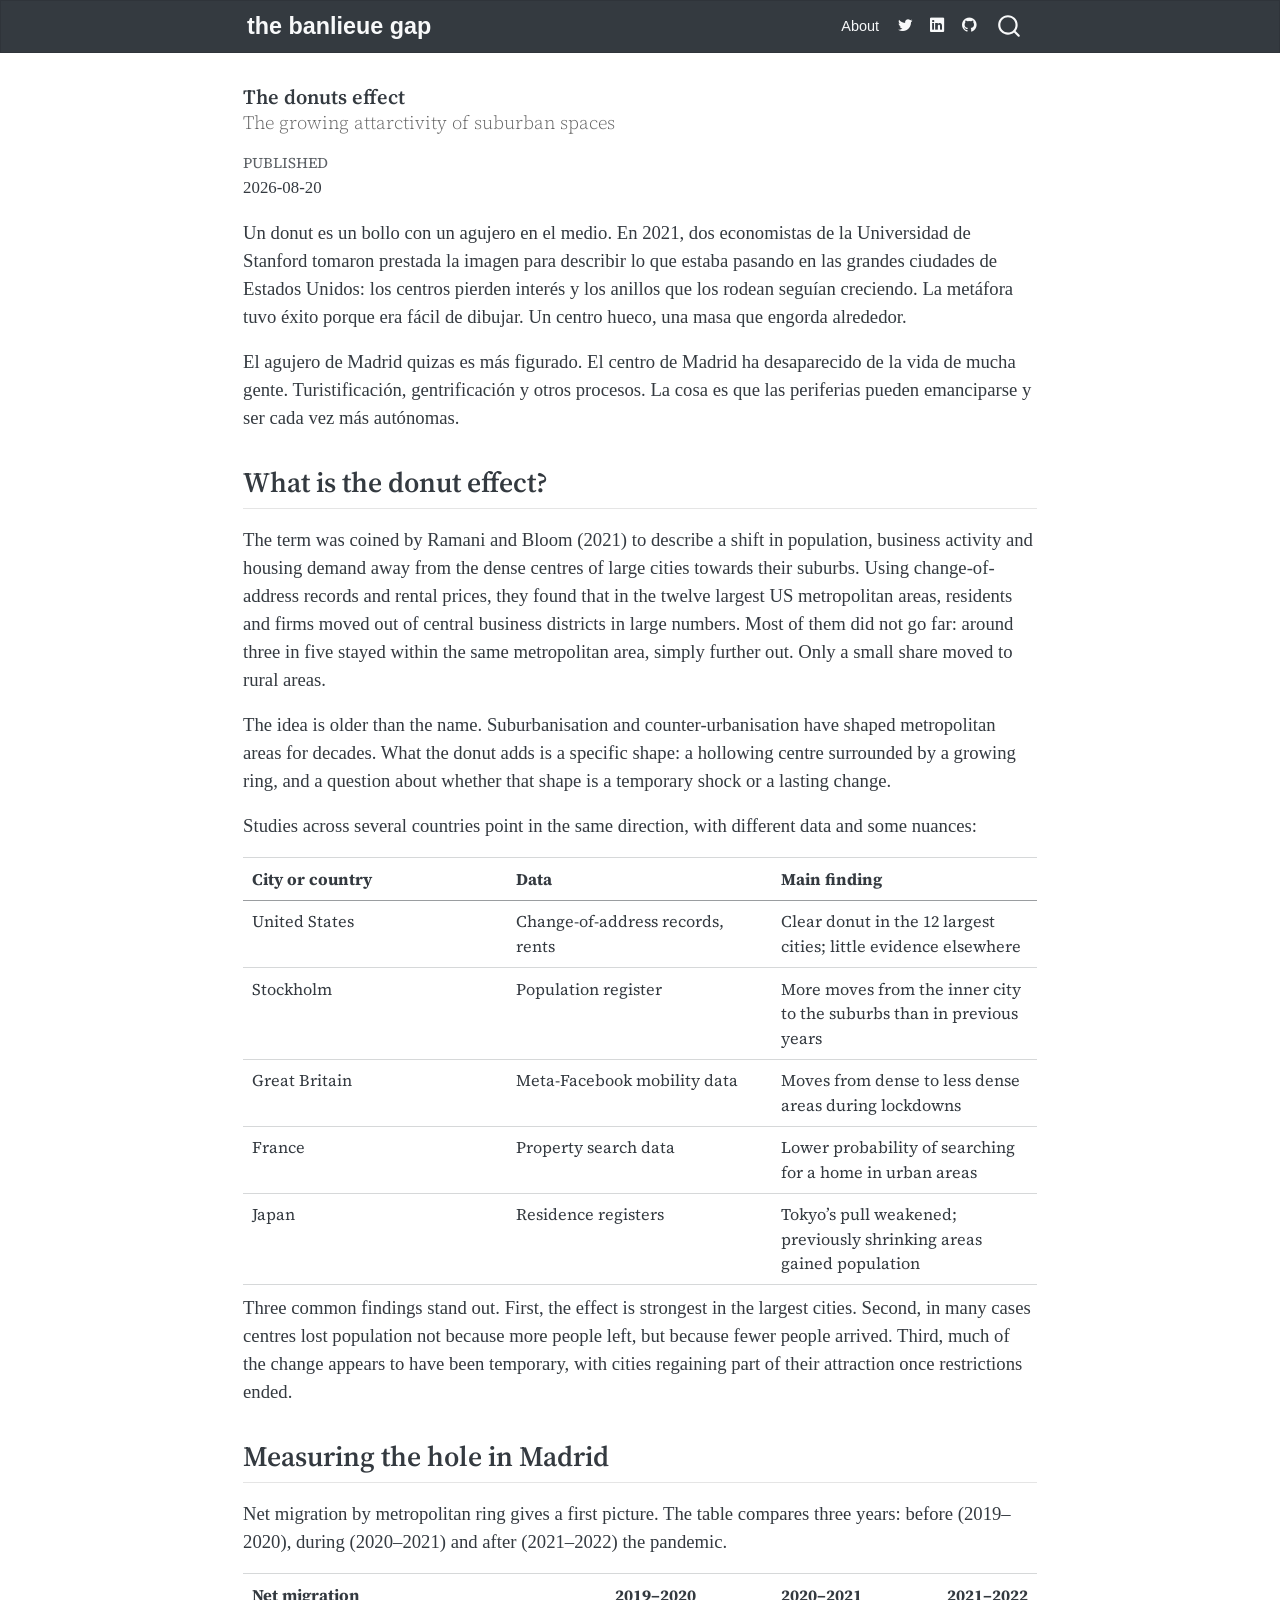
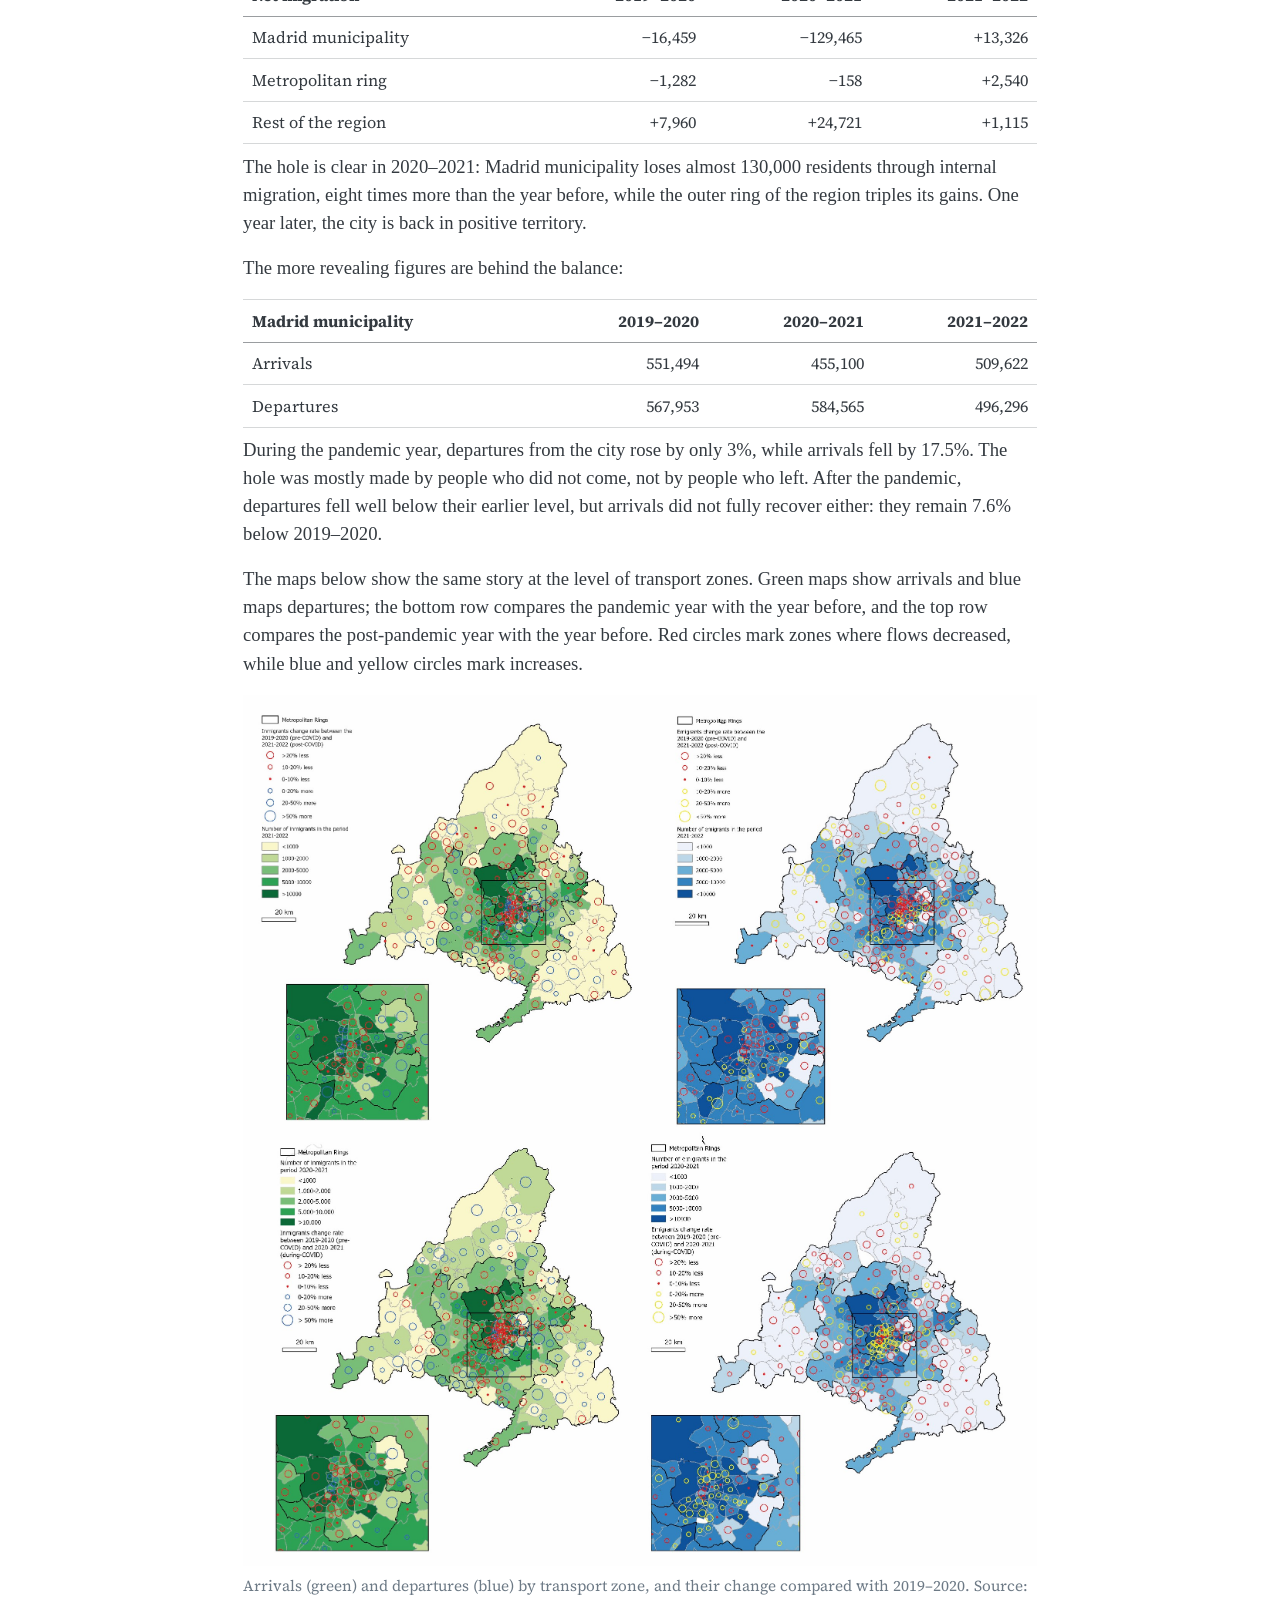
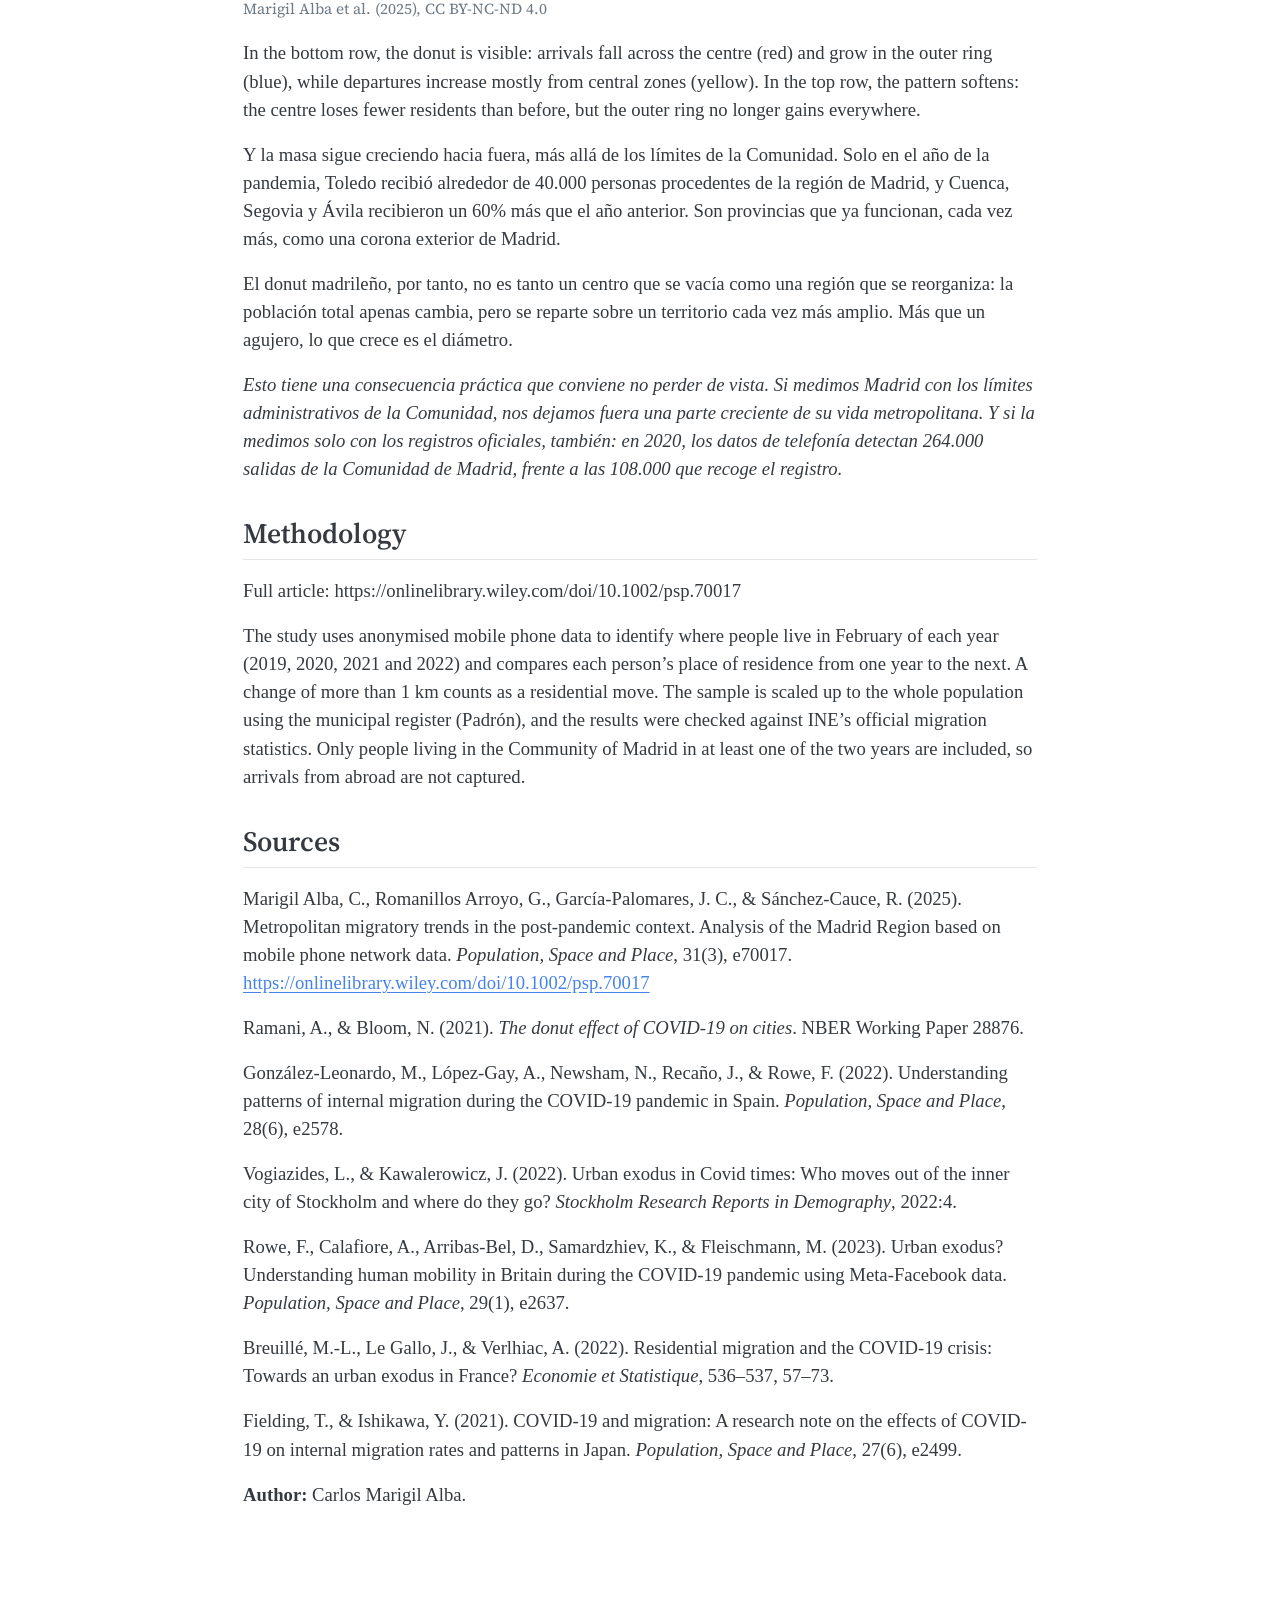
<file: posts/20260820-donuts/index.html>
<!DOCTYPE html>
<html xmlns="http://www.w3.org/1999/xhtml" lang="en" xml:lang="en"><head>

<meta charset="utf-8">
<meta name="generator" content="quarto-1.8.25">

<meta name="viewport" content="width=device-width, initial-scale=1.0, user-scalable=yes">

<meta name="dcterms.date" content="2026-08-20">
<meta name="description" content="The growing attarctivity of suburban spaces">

<title>The donuts effect – the banlieue gap</title>
<style>
code{white-space: pre-wrap;}
span.smallcaps{font-variant: small-caps;}
div.columns{display: flex; gap: min(4vw, 1.5em);}
div.column{flex: auto; overflow-x: auto;}
div.hanging-indent{margin-left: 1.5em; text-indent: -1.5em;}
ul.task-list{list-style: none;}
ul.task-list li input[type="checkbox"] {
  width: 0.8em;
  margin: 0 0.8em 0.2em -1em; /* quarto-specific, see https://github.com/quarto-dev/quarto-cli/issues/4556 */ 
  vertical-align: middle;
}
</style>


<script src="../../site_libs/quarto-nav/quarto-nav.js"></script>
<script src="../../site_libs/quarto-nav/headroom.min.js"></script>
<script src="../../site_libs/clipboard/clipboard.min.js"></script>
<script src="../../site_libs/quarto-search/autocomplete.umd.js"></script>
<script src="../../site_libs/quarto-search/fuse.min.js"></script>
<script src="../../site_libs/quarto-search/quarto-search.js"></script>
<meta name="quarto:offset" content="../../">
<script src="../../site_libs/quarto-html/quarto.js" type="module"></script>
<script src="../../site_libs/quarto-html/tabsets/tabsets.js" type="module"></script>
<script src="../../site_libs/quarto-html/axe/axe-check.js" type="module"></script>
<script src="../../site_libs/quarto-html/popper.min.js"></script>
<script src="../../site_libs/quarto-html/tippy.umd.min.js"></script>
<script src="../../site_libs/quarto-html/anchor.min.js"></script>
<link href="../../site_libs/quarto-html/tippy.css" rel="stylesheet">
<link href="../../site_libs/quarto-html/quarto-syntax-highlighting-7b89279ff1a6dce999919e0e67d4d9ec.css" rel="stylesheet" id="quarto-text-highlighting-styles">
<script src="../../site_libs/bootstrap/bootstrap.min.js"></script>
<link href="../../site_libs/bootstrap/bootstrap-icons.css" rel="stylesheet">
<link href="../../site_libs/bootstrap/bootstrap-b411b98909faf7ecb5652a39cb39704d.min.css" rel="stylesheet" append-hash="true" id="quarto-bootstrap" data-mode="light">
<script id="quarto-search-options" type="application/json">{
  "location": "navbar",
  "copy-button": false,
  "collapse-after": 3,
  "panel-placement": "end",
  "type": "overlay",
  "limit": 50,
  "keyboard-shortcut": [
    "f",
    "/",
    "s"
  ],
  "show-item-context": false,
  "language": {
    "search-no-results-text": "No results",
    "search-matching-documents-text": "matching documents",
    "search-copy-link-title": "Copy link to search",
    "search-hide-matches-text": "Hide additional matches",
    "search-more-match-text": "more match in this document",
    "search-more-matches-text": "more matches in this document",
    "search-clear-button-title": "Clear",
    "search-text-placeholder": "",
    "search-detached-cancel-button-title": "Cancel",
    "search-submit-button-title": "Submit",
    "search-label": "Search"
  }
}</script>


<link rel="stylesheet" href="../../styles.css">
</head>

<body class="nav-fixed fullcontent quarto-light">

<div id="quarto-search-results"></div>
  <header id="quarto-header" class="headroom fixed-top">
    <nav class="navbar navbar-expand-lg " data-bs-theme="dark">
      <div class="navbar-container container-fluid">
      <div class="navbar-brand-container mx-auto">
    <a href="../../index.html" class="navbar-brand navbar-brand-logo">
    </a>
    <a class="navbar-brand" href="../../index.html">
    <span class="navbar-title">the banlieue gap</span>
    </a>
  </div>
            <div id="quarto-search" class="" title="Search"></div>
          <button class="navbar-toggler" type="button" data-bs-toggle="collapse" data-bs-target="#navbarCollapse" aria-controls="navbarCollapse" role="menu" aria-expanded="false" aria-label="Toggle navigation" onclick="if (window.quartoToggleHeadroom) { window.quartoToggleHeadroom(); }">
  <span class="navbar-toggler-icon"></span>
</button>
          <div class="collapse navbar-collapse" id="navbarCollapse">
            <ul class="navbar-nav navbar-nav-scroll ms-auto">
  <li class="nav-item">
    <a class="nav-link" href="../../about.html"> 
<span class="menu-text">About</span></a>
  </li>  
  <li class="nav-item compact">
    <a class="nav-link" href="https://twitter.com/c_maralb"> <i class="bi bi-twitter" role="img">
</i> 
<span class="menu-text"></span></a>
  </li>  
  <li class="nav-item compact">
    <a class="nav-link" href="https://es.linkedin.com/in/carlos-marigil-alba-urbanism"> <i class="bi bi-linkedin" role="img">
</i> 
<span class="menu-text"></span></a>
  </li>  
  <li class="nav-item compact">
    <a class="nav-link" href="https://github.com/cmarigil"> <i class="bi bi-github" role="img">
</i> 
<span class="menu-text"></span></a>
  </li>  
</ul>
          </div> <!-- /navcollapse -->
            <div class="quarto-navbar-tools">
</div>
      </div> <!-- /container-fluid -->
    </nav>
</header>
<!-- content -->
<div id="quarto-content" class="quarto-container page-columns page-rows-contents page-layout-article page-navbar">
<!-- sidebar -->
<!-- margin-sidebar -->
    
<!-- main -->
<main class="content" id="quarto-document-content">

<header id="title-block-header" class="quarto-title-block default">
<div class="quarto-title">
<h1 class="title">The donuts effect</h1>
</div>

<div>
  <div class="description">
    The growing attarctivity of suburban spaces
  </div>
</div>


<div class="quarto-title-meta">

    
    <div>
    <div class="quarto-title-meta-heading">Published</div>
    <div class="quarto-title-meta-contents">
      <p class="date">2026-08-20</p>
    </div>
  </div>
  
    
  </div>
  


</header>


<p>Un donut es un bollo con un agujero en el medio. En 2021, dos economistas de la Universidad de Stanford tomaron prestada la imagen para describir lo que estaba pasando en las grandes ciudades de Estados Unidos: los centros pierden interés y los anillos que los rodean seguían creciendo. La metáfora tuvo éxito porque era fácil de dibujar. Un centro hueco, una masa que engorda alrededor.</p>
<p>El agujero de Madrid quizas es más figurado. El centro de Madrid ha desaparecido de la vida de mucha gente. Turistificación, gentrificación y otros procesos. La cosa es que las periferias pueden emanciparse y ser cada vez más autónomas.</p>
<section id="what-is-the-donut-effect" class="level2">
<h2 class="anchored" data-anchor-id="what-is-the-donut-effect">What is the donut effect?</h2>
<p>The term was coined by Ramani and Bloom (2021) to describe a shift in population, business activity and housing demand away from the dense centres of large cities towards their suburbs. Using change-of-address records and rental prices, they found that in the twelve largest US metropolitan areas, residents and firms moved out of central business districts in large numbers. Most of them did not go far: around three in five stayed within the same metropolitan area, simply further out. Only a small share moved to rural areas.</p>
<p>The idea is older than the name. Suburbanisation and counter-urbanisation have shaped metropolitan areas for decades. What the donut adds is a specific shape: a hollowing centre surrounded by a growing ring, and a question about whether that shape is a temporary shock or a lasting change.</p>
<p>Studies across several countries point in the same direction, with different data and some nuances:</p>
<table class="caption-top table">
<colgroup>
<col style="width: 33%">
<col style="width: 33%">
<col style="width: 33%">
</colgroup>
<thead>
<tr class="header">
<th>City or country</th>
<th>Data</th>
<th>Main finding</th>
</tr>
</thead>
<tbody>
<tr class="odd">
<td>United States</td>
<td>Change-of-address records, rents</td>
<td>Clear donut in the 12 largest cities; little evidence elsewhere</td>
</tr>
<tr class="even">
<td>Stockholm</td>
<td>Population register</td>
<td>More moves from the inner city to the suburbs than in previous years</td>
</tr>
<tr class="odd">
<td>Great Britain</td>
<td>Meta-Facebook mobility data</td>
<td>Moves from dense to less dense areas during lockdowns</td>
</tr>
<tr class="even">
<td>France</td>
<td>Property search data</td>
<td>Lower probability of searching for a home in urban areas</td>
</tr>
<tr class="odd">
<td>Japan</td>
<td>Residence registers</td>
<td>Tokyo’s pull weakened; previously shrinking areas gained population</td>
</tr>
</tbody>
</table>
<p>Three common findings stand out. First, the effect is strongest in the largest cities. Second, in many cases centres lost population not because more people left, but because fewer people arrived. Third, much of the change appears to have been temporary, with cities regaining part of their attraction once restrictions ended.</p>
</section>
<section id="measuring-the-hole-in-madrid" class="level2">
<h2 class="anchored" data-anchor-id="measuring-the-hole-in-madrid">Measuring the hole in Madrid</h2>
<p>Net migration by metropolitan ring gives a first picture. The table compares three years: before (2019–2020), during (2020–2021) and after (2021–2022) the pandemic.</p>
<table class="caption-top table">
<thead>
<tr class="header">
<th>Net migration</th>
<th style="text-align: right;">2019–2020</th>
<th style="text-align: right;">2020–2021</th>
<th style="text-align: right;">2021–2022</th>
</tr>
</thead>
<tbody>
<tr class="odd">
<td>Madrid municipality</td>
<td style="text-align: right;">−16,459</td>
<td style="text-align: right;">−129,465</td>
<td style="text-align: right;">+13,326</td>
</tr>
<tr class="even">
<td>Metropolitan ring</td>
<td style="text-align: right;">−1,282</td>
<td style="text-align: right;">−158</td>
<td style="text-align: right;">+2,540</td>
</tr>
<tr class="odd">
<td>Rest of the region</td>
<td style="text-align: right;">+7,960</td>
<td style="text-align: right;">+24,721</td>
<td style="text-align: right;">+1,115</td>
</tr>
</tbody>
</table>
<p>The hole is clear in 2020–2021: Madrid municipality loses almost 130,000 residents through internal migration, eight times more than the year before, while the outer ring of the region triples its gains. One year later, the city is back in positive territory.</p>
<p>The more revealing figures are behind the balance:</p>
<table class="caption-top table">
<thead>
<tr class="header">
<th>Madrid municipality</th>
<th style="text-align: right;">2019–2020</th>
<th style="text-align: right;">2020–2021</th>
<th style="text-align: right;">2021–2022</th>
</tr>
</thead>
<tbody>
<tr class="odd">
<td>Arrivals</td>
<td style="text-align: right;">551,494</td>
<td style="text-align: right;">455,100</td>
<td style="text-align: right;">509,622</td>
</tr>
<tr class="even">
<td>Departures</td>
<td style="text-align: right;">567,953</td>
<td style="text-align: right;">584,565</td>
<td style="text-align: right;">496,296</td>
</tr>
</tbody>
</table>
<p>During the pandemic year, departures from the city rose by only 3%, while arrivals fell by 17.5%. The hole was mostly made by people who did not come, not by people who left. After the pandemic, departures fell well below their earlier level, but arrivals did not fully recover either: they remain 7.6% below 2019–2020.</p>
<p>The maps below show the same story at the level of transport zones. Green maps show arrivals and blue maps departures; the bottom row compares the pandemic year with the year before, and the top row compares the post-pandemic year with the year before. Red circles mark zones where flows decreased, while blue and yellow circles mark increases.</p>
<div class="quarto-figure quarto-figure-center">
<figure class="figure">
<p><img src="mapas_zonas.jpg" class="img-fluid figure-img" style="width:100.0%"></p>
<figcaption>Arrivals (green) and departures (blue) by transport zone, and their change compared with 2019–2020. Source: Marigil Alba et al.&nbsp;(2025), CC BY-NC-ND 4.0</figcaption>
</figure>
</div>
<p>In the bottom row, the donut is visible: arrivals fall across the centre (red) and grow in the outer ring (blue), while departures increase mostly from central zones (yellow). In the top row, the pattern softens: the centre loses fewer residents than before, but the outer ring no longer gains everywhere.</p>
<p>Y la masa sigue creciendo hacia fuera, más allá de los límites de la Comunidad. Solo en el año de la pandemia, Toledo recibió alrededor de 40.000 personas procedentes de la región de Madrid, y Cuenca, Segovia y Ávila recibieron un 60% más que el año anterior. Son provincias que ya funcionan, cada vez más, como una corona exterior de Madrid.</p>
<p>El donut madrileño, por tanto, no es tanto un centro que se vacía como una región que se reorganiza: la población total apenas cambia, pero se reparte sobre un territorio cada vez más amplio. Más que un agujero, lo que crece es el diámetro.</p>
<div style="font-style: italic;">
<p>Esto tiene una consecuencia práctica que conviene no perder de vista. Si medimos Madrid con los límites administrativos de la Comunidad, nos dejamos fuera una parte creciente de su vida metropolitana. Y si la medimos solo con los registros oficiales, también: en 2020, los datos de telefonía detectan 264.000 salidas de la Comunidad de Madrid, frente a las 108.000 que recoge el registro.</p>
</div>
</section>
<section id="methodology" class="level2">
<h2 class="anchored" data-anchor-id="methodology">Methodology</h2>
<p>Full article: https://onlinelibrary.wiley.com/doi/10.1002/psp.70017</p>
<p>The study uses anonymised mobile phone data to identify where people live in February of each year (2019, 2020, 2021 and 2022) and compares each person’s place of residence from one year to the next. A change of more than 1 km counts as a residential move. The sample is scaled up to the whole population using the municipal register (Padrón), and the results were checked against INE’s official migration statistics. Only people living in the Community of Madrid in at least one of the two years are included, so arrivals from abroad are not captured.</p>
</section>
<section id="sources" class="level2">
<h2 class="anchored" data-anchor-id="sources">Sources</h2>
<p>Marigil Alba, C., Romanillos Arroyo, G., García-Palomares, J. C., &amp; Sánchez-Cauce, R. (2025). Metropolitan migratory trends in the post-pandemic context. Analysis of the Madrid Region based on mobile phone network data. <em>Population, Space and Place</em>, 31(3), e70017. <a href="https://onlinelibrary.wiley.com/doi/10.1002/psp.70017" class="uri">https://onlinelibrary.wiley.com/doi/10.1002/psp.70017</a></p>
<p>Ramani, A., &amp; Bloom, N. (2021). <em>The donut effect of COVID-19 on cities</em>. NBER Working Paper 28876.</p>
<p>González-Leonardo, M., López-Gay, A., Newsham, N., Recaño, J., &amp; Rowe, F. (2022). Understanding patterns of internal migration during the COVID-19 pandemic in Spain. <em>Population, Space and Place</em>, 28(6), e2578.</p>
<p>Vogiazides, L., &amp; Kawalerowicz, J. (2022). Urban exodus in Covid times: Who moves out of the inner city of Stockholm and where do they go? <em>Stockholm Research Reports in Demography</em>, 2022:4.</p>
<p>Rowe, F., Calafiore, A., Arribas-Bel, D., Samardzhiev, K., &amp; Fleischmann, M. (2023). Urban exodus? Understanding human mobility in Britain during the COVID-19 pandemic using Meta-Facebook data. <em>Population, Space and Place</em>, 29(1), e2637.</p>
<p>Breuillé, M.-L., Le Gallo, J., &amp; Verlhiac, A. (2022). Residential migration and the COVID-19 crisis: Towards an urban exodus in France? <em>Economie et Statistique</em>, 536–537, 57–73.</p>
<p>Fielding, T., &amp; Ishikawa, Y. (2021). COVID-19 and migration: A research note on the effects of COVID-19 on internal migration rates and patterns in Japan. <em>Population, Space and Place</em>, 27(6), e2499.</p>
<p><strong>Author:</strong> Carlos Marigil Alba.</p>


</section>

</main> <!-- /main -->
<script id="quarto-html-after-body" type="application/javascript">
  window.document.addEventListener("DOMContentLoaded", function (event) {
    const icon = "";
    const anchorJS = new window.AnchorJS();
    anchorJS.options = {
      placement: 'right',
      icon: icon
    };
    anchorJS.add('.anchored');
    const isCodeAnnotation = (el) => {
      for (const clz of el.classList) {
        if (clz.startsWith('code-annotation-')) {                     
          return true;
        }
      }
      return false;
    }
    const onCopySuccess = function(e) {
      // button target
      const button = e.trigger;
      // don't keep focus
      button.blur();
      // flash "checked"
      button.classList.add('code-copy-button-checked');
      var currentTitle = button.getAttribute("title");
      button.setAttribute("title", "Copied!");
      let tooltip;
      if (window.bootstrap) {
        button.setAttribute("data-bs-toggle", "tooltip");
        button.setAttribute("data-bs-placement", "left");
        button.setAttribute("data-bs-title", "Copied!");
        tooltip = new bootstrap.Tooltip(button, 
          { trigger: "manual", 
            customClass: "code-copy-button-tooltip",
            offset: [0, -8]});
        tooltip.show();    
      }
      setTimeout(function() {
        if (tooltip) {
          tooltip.hide();
          button.removeAttribute("data-bs-title");
          button.removeAttribute("data-bs-toggle");
          button.removeAttribute("data-bs-placement");
        }
        button.setAttribute("title", currentTitle);
        button.classList.remove('code-copy-button-checked');
      }, 1000);
      // clear code selection
      e.clearSelection();
    }
    const getTextToCopy = function(trigger) {
      const outerScaffold = trigger.parentElement.cloneNode(true);
      const codeEl = outerScaffold.querySelector('code');
      for (const childEl of codeEl.children) {
        if (isCodeAnnotation(childEl)) {
          childEl.remove();
        }
      }
      return codeEl.innerText;
    }
    const clipboard = new window.ClipboardJS('.code-copy-button:not([data-in-quarto-modal])', {
      text: getTextToCopy
    });
    clipboard.on('success', onCopySuccess);
    if (window.document.getElementById('quarto-embedded-source-code-modal')) {
      const clipboardModal = new window.ClipboardJS('.code-copy-button[data-in-quarto-modal]', {
        text: getTextToCopy,
        container: window.document.getElementById('quarto-embedded-source-code-modal')
      });
      clipboardModal.on('success', onCopySuccess);
    }
      var localhostRegex = new RegExp(/^(?:http|https):\/\/localhost\:?[0-9]*\//);
      var mailtoRegex = new RegExp(/^mailto:/);
        var filterRegex = new RegExp("https:\/\/cmarigil\.github\.io");
      var isInternal = (href) => {
          return filterRegex.test(href) || localhostRegex.test(href) || mailtoRegex.test(href);
      }
      // Inspect non-navigation links and adorn them if external
     var links = window.document.querySelectorAll('a[href]:not(.nav-link):not(.navbar-brand):not(.toc-action):not(.sidebar-link):not(.sidebar-item-toggle):not(.pagination-link):not(.no-external):not([aria-hidden]):not(.dropdown-item):not(.quarto-navigation-tool):not(.about-link)');
      for (var i=0; i<links.length; i++) {
        const link = links[i];
        if (!isInternal(link.href)) {
          // undo the damage that might have been done by quarto-nav.js in the case of
          // links that we want to consider external
          if (link.dataset.originalHref !== undefined) {
            link.href = link.dataset.originalHref;
          }
        }
      }
    function tippyHover(el, contentFn, onTriggerFn, onUntriggerFn) {
      const config = {
        allowHTML: true,
        maxWidth: 500,
        delay: 100,
        arrow: false,
        appendTo: function(el) {
            return el.parentElement;
        },
        interactive: true,
        interactiveBorder: 10,
        theme: 'quarto',
        placement: 'bottom-start',
      };
      if (contentFn) {
        config.content = contentFn;
      }
      if (onTriggerFn) {
        config.onTrigger = onTriggerFn;
      }
      if (onUntriggerFn) {
        config.onUntrigger = onUntriggerFn;
      }
      window.tippy(el, config); 
    }
    const noterefs = window.document.querySelectorAll('a[role="doc-noteref"]');
    for (var i=0; i<noterefs.length; i++) {
      const ref = noterefs[i];
      tippyHover(ref, function() {
        // use id or data attribute instead here
        let href = ref.getAttribute('data-footnote-href') || ref.getAttribute('href');
        try { href = new URL(href).hash; } catch {}
        const id = href.replace(/^#\/?/, "");
        const note = window.document.getElementById(id);
        if (note) {
          return note.innerHTML;
        } else {
          return "";
        }
      });
    }
    const xrefs = window.document.querySelectorAll('a.quarto-xref');
    const processXRef = (id, note) => {
      // Strip column container classes
      const stripColumnClz = (el) => {
        el.classList.remove("page-full", "page-columns");
        if (el.children) {
          for (const child of el.children) {
            stripColumnClz(child);
          }
        }
      }
      stripColumnClz(note)
      if (id === null || id.startsWith('sec-')) {
        // Special case sections, only their first couple elements
        const container = document.createElement("div");
        if (note.children && note.children.length > 2) {
          container.appendChild(note.children[0].cloneNode(true));
          for (let i = 1; i < note.children.length; i++) {
            const child = note.children[i];
            if (child.tagName === "P" && child.innerText === "") {
              continue;
            } else {
              container.appendChild(child.cloneNode(true));
              break;
            }
          }
          if (window.Quarto?.typesetMath) {
            window.Quarto.typesetMath(container);
          }
          return container.innerHTML
        } else {
          if (window.Quarto?.typesetMath) {
            window.Quarto.typesetMath(note);
          }
          return note.innerHTML;
        }
      } else {
        // Remove any anchor links if they are present
        const anchorLink = note.querySelector('a.anchorjs-link');
        if (anchorLink) {
          anchorLink.remove();
        }
        if (window.Quarto?.typesetMath) {
          window.Quarto.typesetMath(note);
        }
        if (note.classList.contains("callout")) {
          return note.outerHTML;
        } else {
          return note.innerHTML;
        }
      }
    }
    for (var i=0; i<xrefs.length; i++) {
      const xref = xrefs[i];
      tippyHover(xref, undefined, function(instance) {
        instance.disable();
        let url = xref.getAttribute('href');
        let hash = undefined; 
        if (url.startsWith('#')) {
          hash = url;
        } else {
          try { hash = new URL(url).hash; } catch {}
        }
        if (hash) {
          const id = hash.replace(/^#\/?/, "");
          const note = window.document.getElementById(id);
          if (note !== null) {
            try {
              const html = processXRef(id, note.cloneNode(true));
              instance.setContent(html);
            } finally {
              instance.enable();
              instance.show();
            }
          } else {
            // See if we can fetch this
            fetch(url.split('#')[0])
            .then(res => res.text())
            .then(html => {
              const parser = new DOMParser();
              const htmlDoc = parser.parseFromString(html, "text/html");
              const note = htmlDoc.getElementById(id);
              if (note !== null) {
                const html = processXRef(id, note);
                instance.setContent(html);
              } 
            }).finally(() => {
              instance.enable();
              instance.show();
            });
          }
        } else {
          // See if we can fetch a full url (with no hash to target)
          // This is a special case and we should probably do some content thinning / targeting
          fetch(url)
          .then(res => res.text())
          .then(html => {
            const parser = new DOMParser();
            const htmlDoc = parser.parseFromString(html, "text/html");
            const note = htmlDoc.querySelector('main.content');
            if (note !== null) {
              // This should only happen for chapter cross references
              // (since there is no id in the URL)
              // remove the first header
              if (note.children.length > 0 && note.children[0].tagName === "HEADER") {
                note.children[0].remove();
              }
              const html = processXRef(null, note);
              instance.setContent(html);
            } 
          }).finally(() => {
            instance.enable();
            instance.show();
          });
        }
      }, function(instance) {
      });
    }
        let selectedAnnoteEl;
        const selectorForAnnotation = ( cell, annotation) => {
          let cellAttr = 'data-code-cell="' + cell + '"';
          let lineAttr = 'data-code-annotation="' +  annotation + '"';
          const selector = 'span[' + cellAttr + '][' + lineAttr + ']';
          return selector;
        }
        const selectCodeLines = (annoteEl) => {
          const doc = window.document;
          const targetCell = annoteEl.getAttribute("data-target-cell");
          const targetAnnotation = annoteEl.getAttribute("data-target-annotation");
          const annoteSpan = window.document.querySelector(selectorForAnnotation(targetCell, targetAnnotation));
          const lines = annoteSpan.getAttribute("data-code-lines").split(",");
          const lineIds = lines.map((line) => {
            return targetCell + "-" + line;
          })
          let top = null;
          let height = null;
          let parent = null;
          if (lineIds.length > 0) {
              //compute the position of the single el (top and bottom and make a div)
              const el = window.document.getElementById(lineIds[0]);
              top = el.offsetTop;
              height = el.offsetHeight;
              parent = el.parentElement.parentElement;
            if (lineIds.length > 1) {
              const lastEl = window.document.getElementById(lineIds[lineIds.length - 1]);
              const bottom = lastEl.offsetTop + lastEl.offsetHeight;
              height = bottom - top;
            }
            if (top !== null && height !== null && parent !== null) {
              // cook up a div (if necessary) and position it 
              let div = window.document.getElementById("code-annotation-line-highlight");
              if (div === null) {
                div = window.document.createElement("div");
                div.setAttribute("id", "code-annotation-line-highlight");
                div.style.position = 'absolute';
                parent.appendChild(div);
              }
              div.style.top = top - 2 + "px";
              div.style.height = height + 4 + "px";
              div.style.left = 0;
              let gutterDiv = window.document.getElementById("code-annotation-line-highlight-gutter");
              if (gutterDiv === null) {
                gutterDiv = window.document.createElement("div");
                gutterDiv.setAttribute("id", "code-annotation-line-highlight-gutter");
                gutterDiv.style.position = 'absolute';
                const codeCell = window.document.getElementById(targetCell);
                const gutter = codeCell.querySelector('.code-annotation-gutter');
                gutter.appendChild(gutterDiv);
              }
              gutterDiv.style.top = top - 2 + "px";
              gutterDiv.style.height = height + 4 + "px";
            }
            selectedAnnoteEl = annoteEl;
          }
        };
        const unselectCodeLines = () => {
          const elementsIds = ["code-annotation-line-highlight", "code-annotation-line-highlight-gutter"];
          elementsIds.forEach((elId) => {
            const div = window.document.getElementById(elId);
            if (div) {
              div.remove();
            }
          });
          selectedAnnoteEl = undefined;
        };
          // Handle positioning of the toggle
      window.addEventListener(
        "resize",
        throttle(() => {
          elRect = undefined;
          if (selectedAnnoteEl) {
            selectCodeLines(selectedAnnoteEl);
          }
        }, 10)
      );
      function throttle(fn, ms) {
      let throttle = false;
      let timer;
        return (...args) => {
          if(!throttle) { // first call gets through
              fn.apply(this, args);
              throttle = true;
          } else { // all the others get throttled
              if(timer) clearTimeout(timer); // cancel #2
              timer = setTimeout(() => {
                fn.apply(this, args);
                timer = throttle = false;
              }, ms);
          }
        };
      }
        // Attach click handler to the DT
        const annoteDls = window.document.querySelectorAll('dt[data-target-cell]');
        for (const annoteDlNode of annoteDls) {
          annoteDlNode.addEventListener('click', (event) => {
            const clickedEl = event.target;
            if (clickedEl !== selectedAnnoteEl) {
              unselectCodeLines();
              const activeEl = window.document.querySelector('dt[data-target-cell].code-annotation-active');
              if (activeEl) {
                activeEl.classList.remove('code-annotation-active');
              }
              selectCodeLines(clickedEl);
              clickedEl.classList.add('code-annotation-active');
            } else {
              // Unselect the line
              unselectCodeLines();
              clickedEl.classList.remove('code-annotation-active');
            }
          });
        }
    const findCites = (el) => {
      const parentEl = el.parentElement;
      if (parentEl) {
        const cites = parentEl.dataset.cites;
        if (cites) {
          return {
            el,
            cites: cites.split(' ')
          };
        } else {
          return findCites(el.parentElement)
        }
      } else {
        return undefined;
      }
    };
    var bibliorefs = window.document.querySelectorAll('a[role="doc-biblioref"]');
    for (var i=0; i<bibliorefs.length; i++) {
      const ref = bibliorefs[i];
      const citeInfo = findCites(ref);
      if (citeInfo) {
        tippyHover(citeInfo.el, function() {
          var popup = window.document.createElement('div');
          citeInfo.cites.forEach(function(cite) {
            var citeDiv = window.document.createElement('div');
            citeDiv.classList.add('hanging-indent');
            citeDiv.classList.add('csl-entry');
            var biblioDiv = window.document.getElementById('ref-' + cite);
            if (biblioDiv) {
              citeDiv.innerHTML = biblioDiv.innerHTML;
            }
            popup.appendChild(citeDiv);
          });
          return popup.innerHTML;
        });
      }
    }
  });
  </script>
</div> <!-- /content -->
<script>
function alignNavbar() {
  var nav = document.querySelector('.navbar .navbar-container');
  var ref = document.querySelector('.quarto-about-trestles') || document.querySelector('main.content');
  if (!nav || !ref) return;
  nav.style.paddingLeft = '';
  nav.style.paddingRight = '';
  if (window.innerWidth < 992) return;
  var r  = ref.getBoundingClientRect();
  var cw = document.documentElement.clientWidth;
  nav.style.paddingLeft  = r.left + 'px';
  nav.style.paddingRight = Math.max(16, cw - r.right - 8) + 'px';
  var brand = nav.querySelector('.navbar-brand');
  if (brand) {
    var dl = brand.getBoundingClientRect().left - r.left;
    nav.style.paddingLeft = (r.left - dl) + 'px';
  }
}
window.addEventListener('load', alignNavbar);
window.addEventListener('resize', alignNavbar);
</script>




</body></html>
</file>
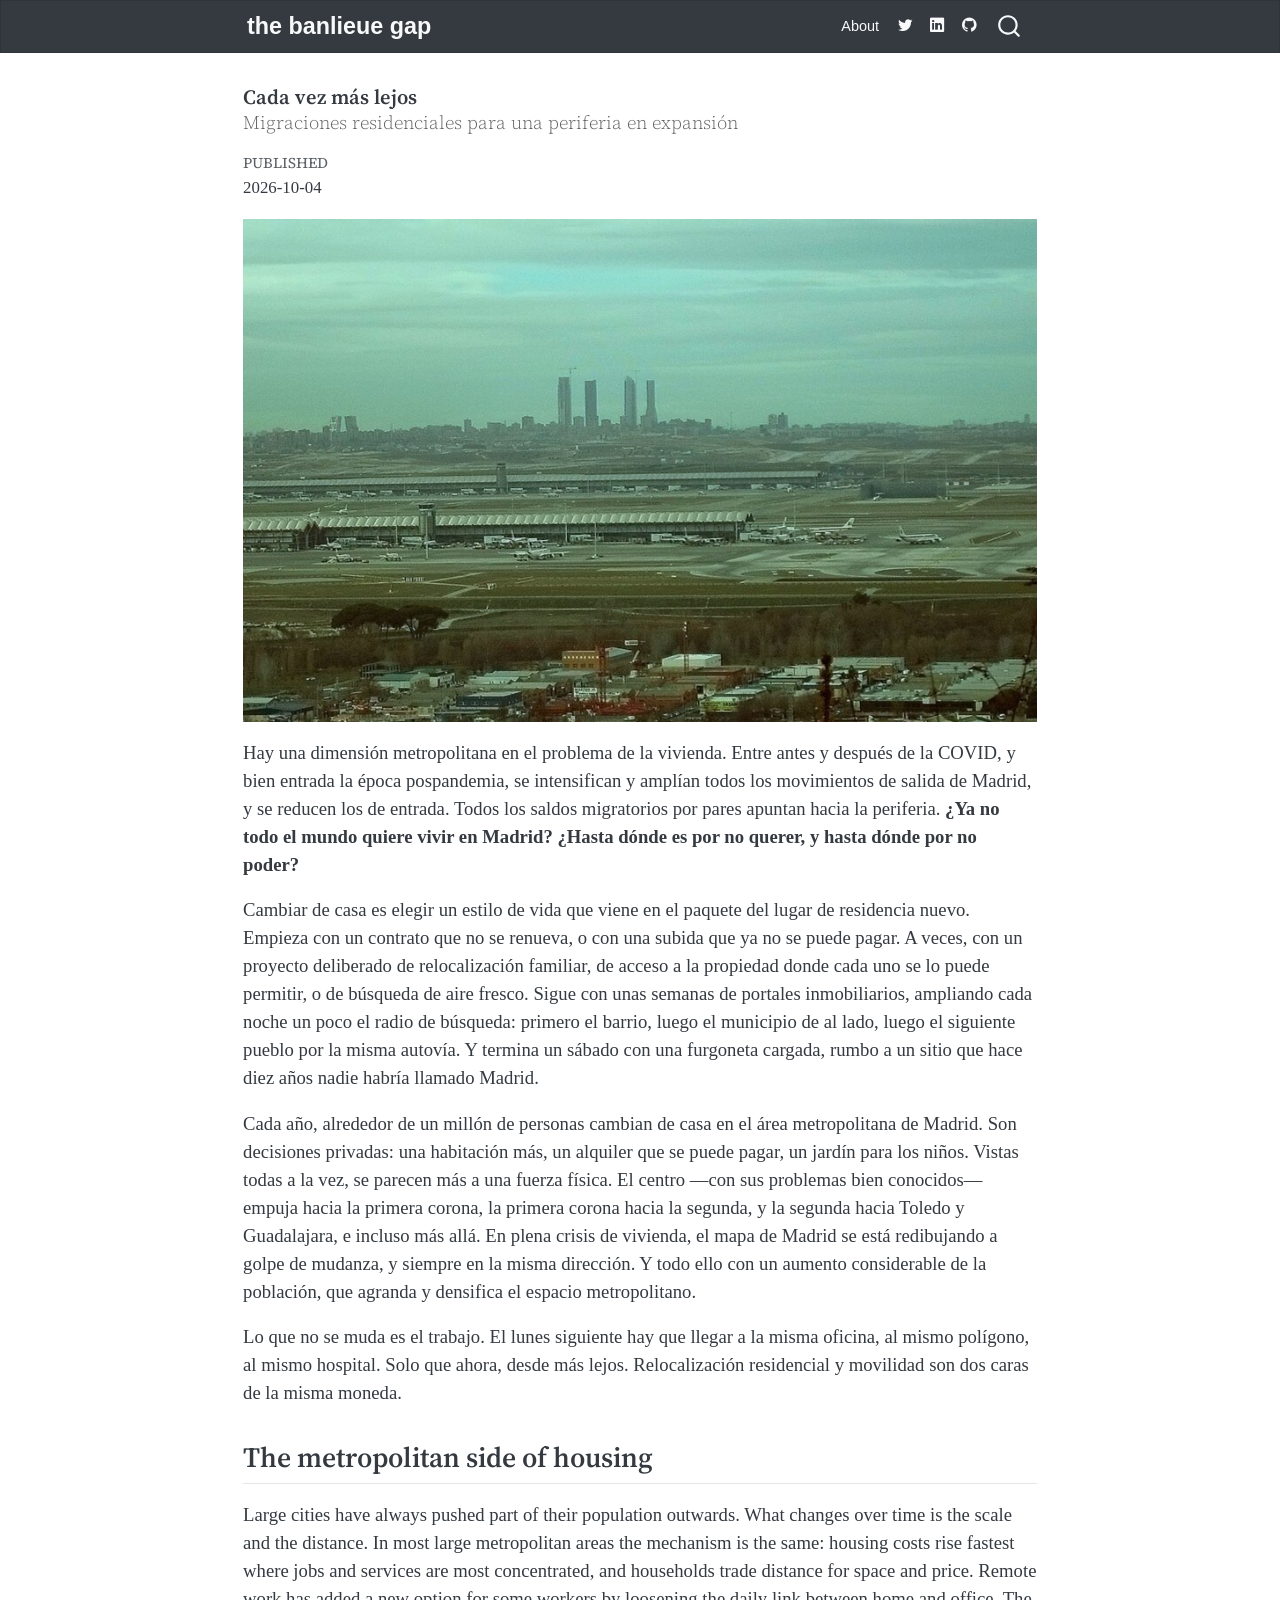
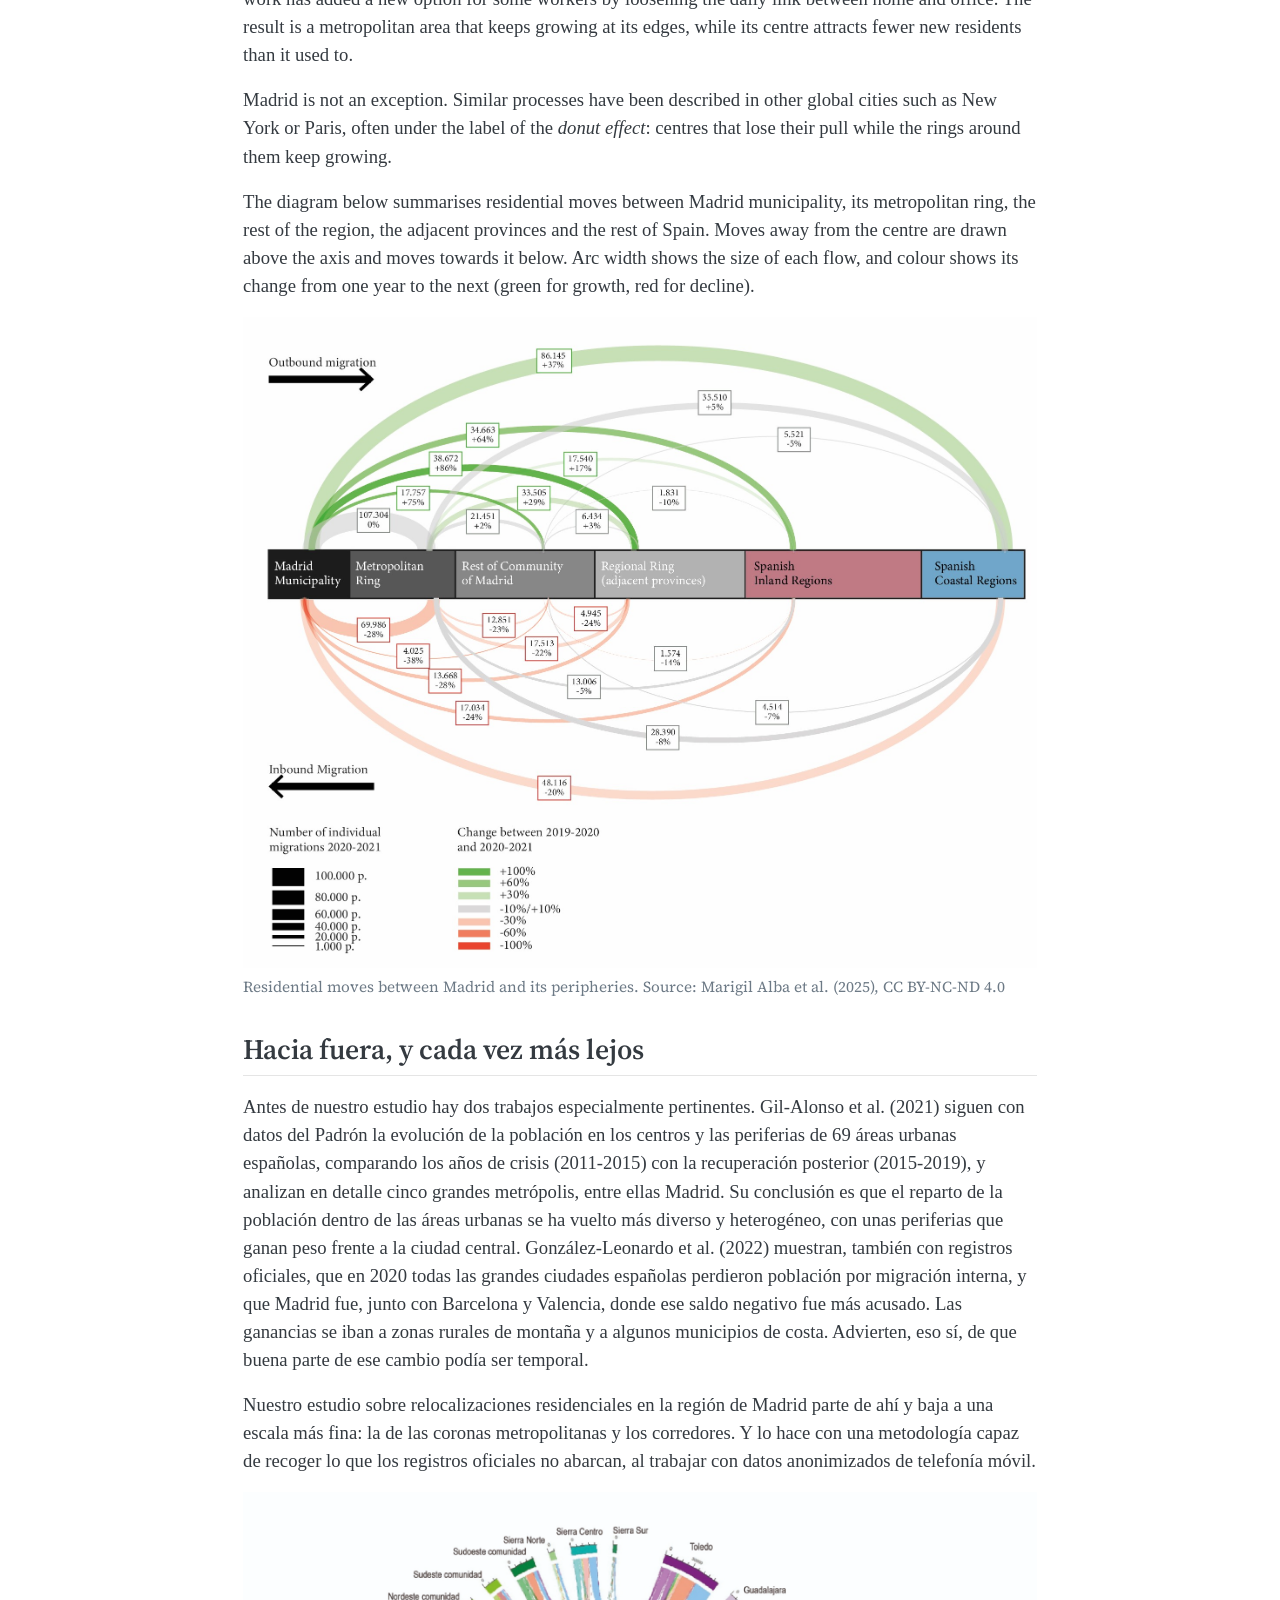
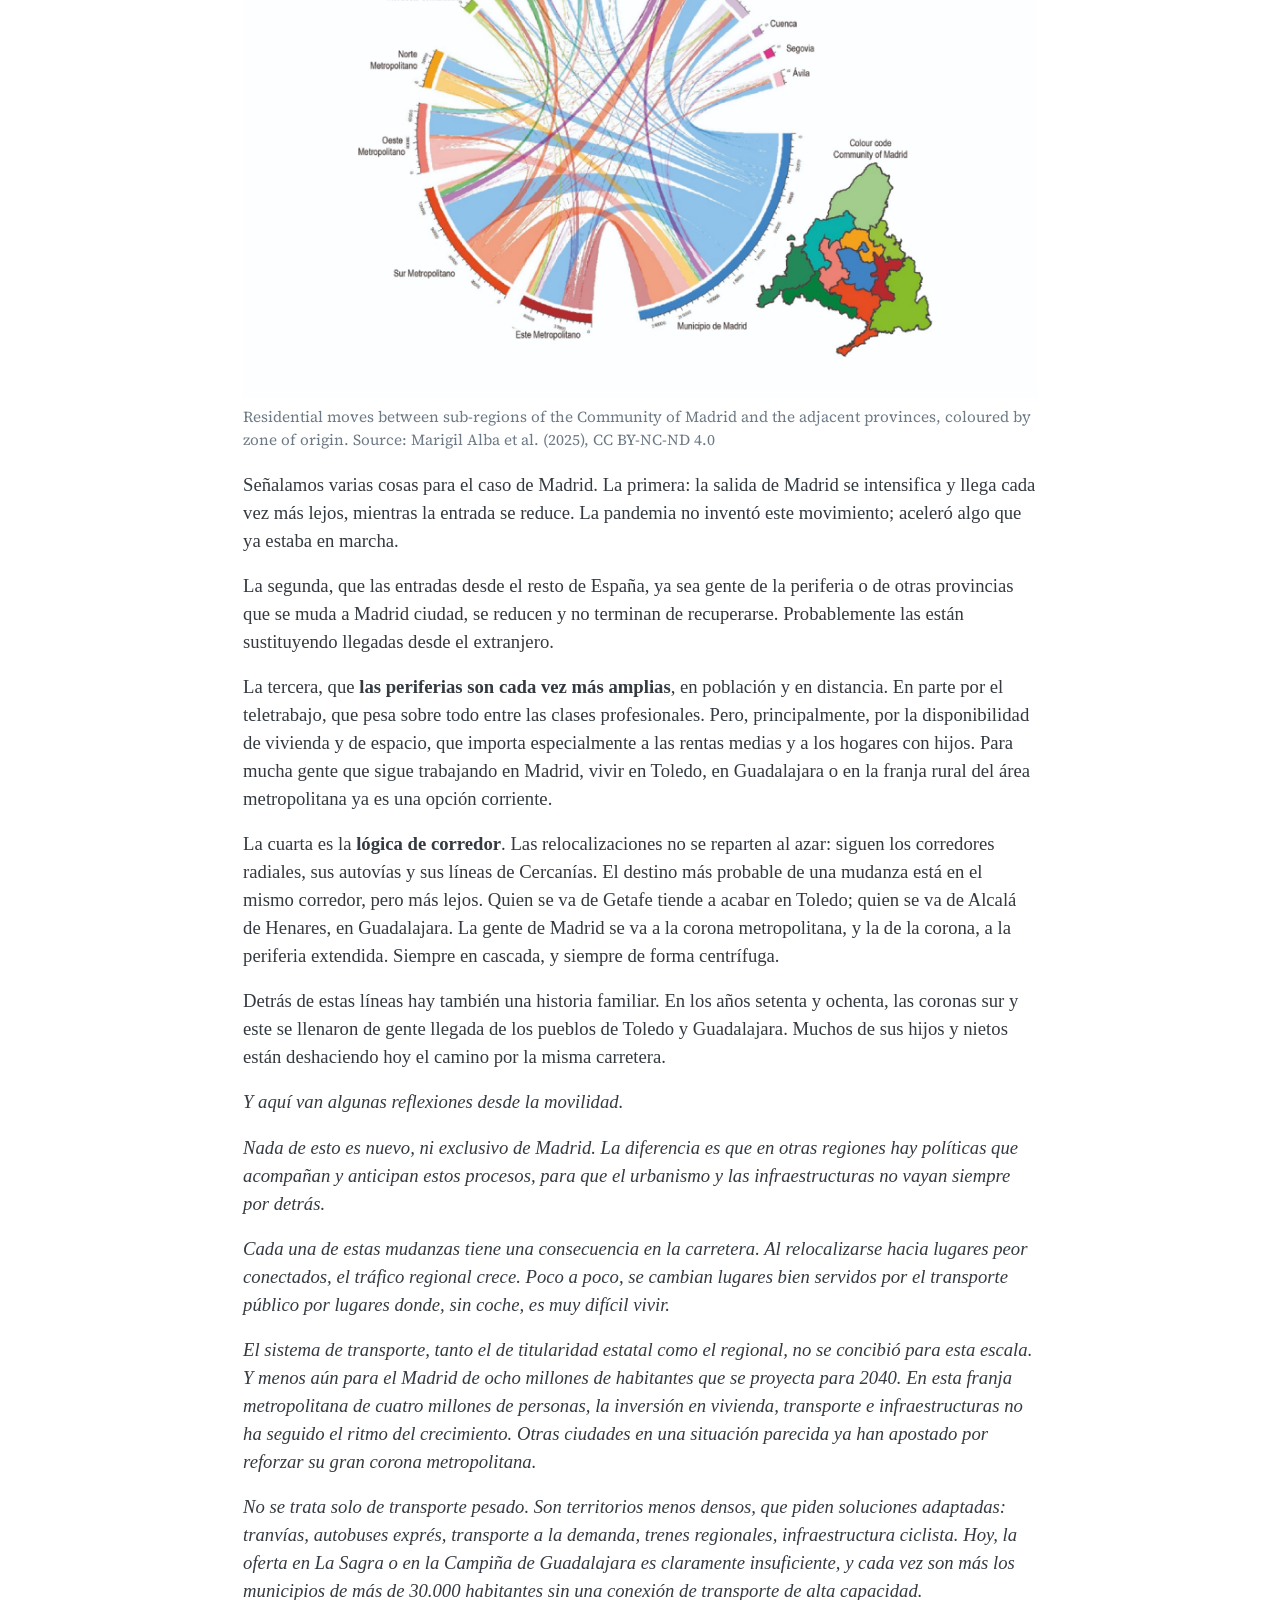
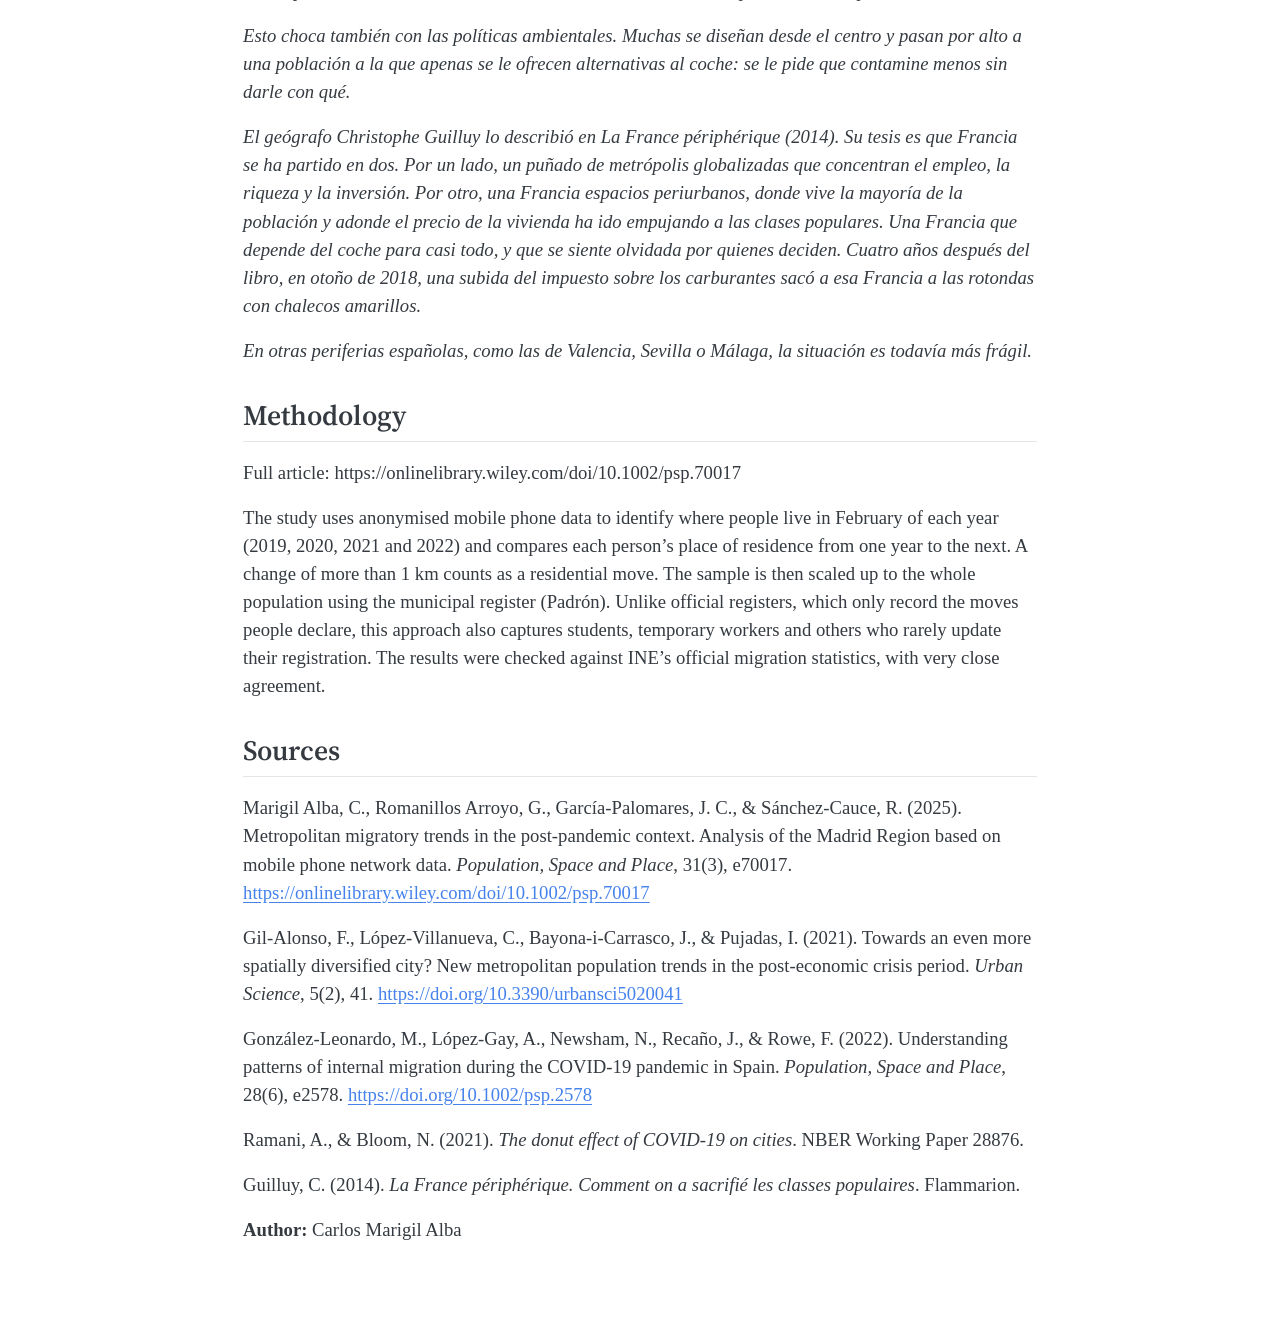
<file: posts/20261004-housing/index.html>
<!DOCTYPE html>
<html xmlns="http://www.w3.org/1999/xhtml" lang="en" xml:lang="en"><head>

<meta charset="utf-8">
<meta name="generator" content="quarto-1.8.25">

<meta name="viewport" content="width=device-width, initial-scale=1.0, user-scalable=yes">

<meta name="dcterms.date" content="2026-10-04">
<meta name="description" content="Migraciones residenciales para una periferia en expansión">

<title>Cada vez más lejos – the banlieue gap</title>
<style>
code{white-space: pre-wrap;}
span.smallcaps{font-variant: small-caps;}
div.columns{display: flex; gap: min(4vw, 1.5em);}
div.column{flex: auto; overflow-x: auto;}
div.hanging-indent{margin-left: 1.5em; text-indent: -1.5em;}
ul.task-list{list-style: none;}
ul.task-list li input[type="checkbox"] {
  width: 0.8em;
  margin: 0 0.8em 0.2em -1em; /* quarto-specific, see https://github.com/quarto-dev/quarto-cli/issues/4556 */ 
  vertical-align: middle;
}
</style>


<script src="../../site_libs/quarto-nav/quarto-nav.js"></script>
<script src="../../site_libs/quarto-nav/headroom.min.js"></script>
<script src="../../site_libs/clipboard/clipboard.min.js"></script>
<script src="../../site_libs/quarto-search/autocomplete.umd.js"></script>
<script src="../../site_libs/quarto-search/fuse.min.js"></script>
<script src="../../site_libs/quarto-search/quarto-search.js"></script>
<meta name="quarto:offset" content="../../">
<script src="../../site_libs/quarto-html/quarto.js" type="module"></script>
<script src="../../site_libs/quarto-html/tabsets/tabsets.js" type="module"></script>
<script src="../../site_libs/quarto-html/axe/axe-check.js" type="module"></script>
<script src="../../site_libs/quarto-html/popper.min.js"></script>
<script src="../../site_libs/quarto-html/tippy.umd.min.js"></script>
<script src="../../site_libs/quarto-html/anchor.min.js"></script>
<link href="../../site_libs/quarto-html/tippy.css" rel="stylesheet">
<link href="../../site_libs/quarto-html/quarto-syntax-highlighting-7b89279ff1a6dce999919e0e67d4d9ec.css" rel="stylesheet" id="quarto-text-highlighting-styles">
<script src="../../site_libs/bootstrap/bootstrap.min.js"></script>
<link href="../../site_libs/bootstrap/bootstrap-icons.css" rel="stylesheet">
<link href="../../site_libs/bootstrap/bootstrap-b411b98909faf7ecb5652a39cb39704d.min.css" rel="stylesheet" append-hash="true" id="quarto-bootstrap" data-mode="light">
<script id="quarto-search-options" type="application/json">{
  "location": "navbar",
  "copy-button": false,
  "collapse-after": 3,
  "panel-placement": "end",
  "type": "overlay",
  "limit": 50,
  "keyboard-shortcut": [
    "f",
    "/",
    "s"
  ],
  "show-item-context": false,
  "language": {
    "search-no-results-text": "No results",
    "search-matching-documents-text": "matching documents",
    "search-copy-link-title": "Copy link to search",
    "search-hide-matches-text": "Hide additional matches",
    "search-more-match-text": "more match in this document",
    "search-more-matches-text": "more matches in this document",
    "search-clear-button-title": "Clear",
    "search-text-placeholder": "",
    "search-detached-cancel-button-title": "Cancel",
    "search-submit-button-title": "Submit",
    "search-label": "Search"
  }
}</script>


<link rel="stylesheet" href="../../styles.css">
</head>

<body class="nav-fixed fullcontent quarto-light">

<div id="quarto-search-results"></div>
  <header id="quarto-header" class="headroom fixed-top">
    <nav class="navbar navbar-expand-lg " data-bs-theme="dark">
      <div class="navbar-container container-fluid">
      <div class="navbar-brand-container mx-auto">
    <a href="../../index.html" class="navbar-brand navbar-brand-logo">
    </a>
    <a class="navbar-brand" href="../../index.html">
    <span class="navbar-title">the banlieue gap</span>
    </a>
  </div>
            <div id="quarto-search" class="" title="Search"></div>
          <button class="navbar-toggler" type="button" data-bs-toggle="collapse" data-bs-target="#navbarCollapse" aria-controls="navbarCollapse" role="menu" aria-expanded="false" aria-label="Toggle navigation" onclick="if (window.quartoToggleHeadroom) { window.quartoToggleHeadroom(); }">
  <span class="navbar-toggler-icon"></span>
</button>
          <div class="collapse navbar-collapse" id="navbarCollapse">
            <ul class="navbar-nav navbar-nav-scroll ms-auto">
  <li class="nav-item">
    <a class="nav-link" href="../../about.html"> 
<span class="menu-text">About</span></a>
  </li>  
  <li class="nav-item compact">
    <a class="nav-link" href="https://twitter.com/c_maralb"> <i class="bi bi-twitter" role="img">
</i> 
<span class="menu-text"></span></a>
  </li>  
  <li class="nav-item compact">
    <a class="nav-link" href="https://es.linkedin.com/in/carlos-marigil-alba-urbanism"> <i class="bi bi-linkedin" role="img">
</i> 
<span class="menu-text"></span></a>
  </li>  
  <li class="nav-item compact">
    <a class="nav-link" href="https://github.com/cmarigil"> <i class="bi bi-github" role="img">
</i> 
<span class="menu-text"></span></a>
  </li>  
</ul>
          </div> <!-- /navcollapse -->
            <div class="quarto-navbar-tools">
</div>
      </div> <!-- /container-fluid -->
    </nav>
</header>
<!-- content -->
<div id="quarto-content" class="quarto-container page-columns page-rows-contents page-layout-article page-navbar">
<!-- sidebar -->
<!-- margin-sidebar -->
    
<!-- main -->
<main class="content" id="quarto-document-content">

<header id="title-block-header" class="quarto-title-block default">
<div class="quarto-title">
<h1 class="title">Cada vez más lejos</h1>
</div>

<div>
  <div class="description">
    Migraciones residenciales para una periferia en expansión
  </div>
</div>


<div class="quarto-title-meta">

    
    <div>
    <div class="quarto-title-meta-heading">Published</div>
    <div class="quarto-title-meta-contents">
      <p class="date">2026-10-04</p>
    </div>
  </div>
  
    
  </div>
  


</header>


<p><img src="paracuellos.jpg" class="img-fluid" style="width:100.0%"></p>
<p>Hay una dimensión metropolitana en el problema de la vivienda. Entre antes y después de la COVID, y bien entrada la época pospandemia, se intensifican y amplían todos los movimientos de salida de Madrid, y se reducen los de entrada. Todos los saldos migratorios por pares apuntan hacia la periferia. <strong>¿Ya no todo el mundo quiere vivir en Madrid? ¿Hasta dónde es por no querer, y hasta dónde por no poder?</strong></p>
<p>Cambiar de casa es elegir un estilo de vida que viene en el paquete del lugar de residencia nuevo. Empieza con un contrato que no se renueva, o con una subida que ya no se puede pagar. A veces, con un proyecto deliberado de relocalización familiar, de acceso a la propiedad donde cada uno se lo puede permitir, o de búsqueda de aire fresco. Sigue con unas semanas de portales inmobiliarios, ampliando cada noche un poco el radio de búsqueda: primero el barrio, luego el municipio de al lado, luego el siguiente pueblo por la misma autovía. Y termina un sábado con una furgoneta cargada, rumbo a un sitio que hace diez años nadie habría llamado Madrid.</p>
<p>Cada año, alrededor de un millón de personas cambian de casa en el área metropolitana de Madrid. Son decisiones privadas: una habitación más, un alquiler que se puede pagar, un jardín para los niños. Vistas todas a la vez, se parecen más a una fuerza física. El centro —con sus problemas bien conocidos— empuja hacia la primera corona, la primera corona hacia la segunda, y la segunda hacia Toledo y Guadalajara, e incluso más allá. En plena crisis de vivienda, el mapa de Madrid se está redibujando a golpe de mudanza, y siempre en la misma dirección. Y todo ello con un aumento considerable de la población, que agranda y densifica el espacio metropolitano.</p>
<p>Lo que no se muda es el trabajo. El lunes siguiente hay que llegar a la misma oficina, al mismo polígono, al mismo hospital. Solo que ahora, desde más lejos. Relocalización residencial y movilidad son dos caras de la misma moneda.</p>
<section id="the-metropolitan-side-of-housing" class="level2">
<h2 class="anchored" data-anchor-id="the-metropolitan-side-of-housing">The metropolitan side of housing</h2>
<p>Large cities have always pushed part of their population outwards. What changes over time is the scale and the distance. In most large metropolitan areas the mechanism is the same: housing costs rise fastest where jobs and services are most concentrated, and households trade distance for space and price. Remote work has added a new option for some workers by loosening the daily link between home and office. The result is a metropolitan area that keeps growing at its edges, while its centre attracts fewer new residents than it used to.</p>
<p>Madrid is not an exception. Similar processes have been described in other global cities such as New York or Paris, often under the label of the <em>donut effect</em>: centres that lose their pull while the rings around them keep growing.</p>
<p>The diagram below summarises residential moves between Madrid municipality, its metropolitan ring, the rest of the region, the adjacent provinces and the rest of Spain. Moves away from the centre are drawn above the axis and moves towards it below. Arc width shows the size of each flow, and colour shows its change from one year to the next (green for growth, red for decline).</p>
<div class="quarto-figure quarto-figure-center">
<figure class="figure">
<p><img src="Figura5.jpg" class="img-fluid figure-img" style="width:100.0%"></p>
<figcaption>Residential moves between Madrid and its peripheries. Source: Marigil Alba et al.&nbsp;(2025), CC BY-NC-ND 4.0</figcaption>
</figure>
</div>
</section>
<section id="hacia-fuera-y-cada-vez-más-lejos" class="level2">
<h2 class="anchored" data-anchor-id="hacia-fuera-y-cada-vez-más-lejos">Hacia fuera, y cada vez más lejos</h2>
<p>Antes de nuestro estudio hay dos trabajos especialmente pertinentes. Gil-Alonso et al.&nbsp;(2021) siguen con datos del Padrón la evolución de la población en los centros y las periferias de 69 áreas urbanas españolas, comparando los años de crisis (2011-2015) con la recuperación posterior (2015-2019), y analizan en detalle cinco grandes metrópolis, entre ellas Madrid. Su conclusión es que el reparto de la población dentro de las áreas urbanas se ha vuelto más diverso y heterogéneo, con unas periferias que ganan peso frente a la ciudad central. González-Leonardo et al.&nbsp;(2022) muestran, también con registros oficiales, que en 2020 todas las grandes ciudades españolas perdieron población por migración interna, y que Madrid fue, junto con Barcelona y Valencia, donde ese saldo negativo fue más acusado. Las ganancias se iban a zonas rurales de montaña y a algunos municipios de costa. Advierten, eso sí, de que buena parte de ese cambio podía ser temporal.</p>
<p>Nuestro estudio sobre relocalizaciones residenciales en la región de Madrid parte de ahí y baja a una escala más fina: la de las coronas metropolitanas y los corredores. Y lo hace con una metodología capaz de recoger lo que los registros oficiales no abarcan, al trabajar con datos anonimizados de telefonía móvil.</p>
<div class="quarto-figure quarto-figure-center">
<figure class="figure">
<p><img src="Figura7.jpg" class="img-fluid figure-img" style="width:100.0%"></p>
<figcaption>Residential moves between sub-regions of the Community of Madrid and the adjacent provinces, coloured by zone of origin. Source: Marigil Alba et al.&nbsp;(2025), CC BY-NC-ND 4.0</figcaption>
</figure>
</div>
<p>Señalamos varias cosas para el caso de Madrid. La primera: la salida de Madrid se intensifica y llega cada vez más lejos, mientras la entrada se reduce. La pandemia no inventó este movimiento; aceleró algo que ya estaba en marcha.</p>
<p>La segunda, que las entradas desde el resto de España, ya sea gente de la periferia o de otras provincias que se muda a Madrid ciudad, se reducen y no terminan de recuperarse. Probablemente las están sustituyendo llegadas desde el extranjero.</p>
<p>La tercera, que <strong>las periferias son cada vez más amplias</strong>, en población y en distancia. En parte por el teletrabajo, que pesa sobre todo entre las clases profesionales. Pero, principalmente, por la disponibilidad de vivienda y de espacio, que importa especialmente a las rentas medias y a los hogares con hijos. Para mucha gente que sigue trabajando en Madrid, vivir en Toledo, en Guadalajara o en la franja rural del área metropolitana ya es una opción corriente.</p>
<p>La cuarta es la <strong>lógica de corredor</strong>. Las relocalizaciones no se reparten al azar: siguen los corredores radiales, sus autovías y sus líneas de Cercanías. El destino más probable de una mudanza está en el mismo corredor, pero más lejos. Quien se va de Getafe tiende a acabar en Toledo; quien se va de Alcalá de Henares, en Guadalajara. La gente de Madrid se va a la corona metropolitana, y la de la corona, a la periferia extendida. Siempre en cascada, y siempre de forma centrífuga.</p>
<p>Detrás de estas líneas hay también una historia familiar. En los años setenta y ochenta, las coronas sur y este se llenaron de gente llegada de los pueblos de Toledo y Guadalajara. Muchos de sus hijos y nietos están deshaciendo hoy el camino por la misma carretera.</p>
<div style="font-style: italic;">
<p>Y aquí van algunas reflexiones desde la movilidad.</p>
<p>Nada de esto es nuevo, ni exclusivo de Madrid. La diferencia es que en otras regiones hay políticas que acompañan y anticipan estos procesos, para que el urbanismo y las infraestructuras no vayan siempre por detrás.</p>
<p>Cada una de estas mudanzas tiene una consecuencia en la carretera. Al relocalizarse hacia lugares peor conectados, el tráfico regional crece. Poco a poco, se cambian lugares bien servidos por el transporte público por lugares donde, sin coche, es muy difícil vivir.</p>
<p>El sistema de transporte, tanto el de titularidad estatal como el regional, no se concibió para esta escala. Y menos aún para el Madrid de ocho millones de habitantes que se proyecta para 2040. En esta franja metropolitana de cuatro millones de personas, la inversión en vivienda, transporte e infraestructuras no ha seguido el ritmo del crecimiento. Otras ciudades en una situación parecida ya han apostado por reforzar su gran corona metropolitana.</p>
<p>No se trata solo de transporte pesado. Son territorios menos densos, que piden soluciones adaptadas: tranvías, autobuses exprés, transporte a la demanda, trenes regionales, infraestructura ciclista. Hoy, la oferta en La Sagra o en la Campiña de Guadalajara es claramente insuficiente, y cada vez son más los municipios de más de 30.000 habitantes sin una conexión de transporte de alta capacidad.</p>
<p>Esto choca también con las políticas ambientales. Muchas se diseñan desde el centro y pasan por alto a una población a la que apenas se le ofrecen alternativas al coche: se le pide que contamine menos sin darle con qué.</p>
<p>El geógrafo Christophe Guilluy lo describió en <em>La France périphérique</em> (2014). Su tesis es que Francia se ha partido en dos. Por un lado, un puñado de metrópolis globalizadas que concentran el empleo, la riqueza y la inversión. Por otro, una Francia espacios periurbanos, donde vive la mayoría de la población y adonde el precio de la vivienda ha ido empujando a las clases populares. Una Francia que depende del coche para casi todo, y que se siente olvidada por quienes deciden. Cuatro años después del libro, en otoño de 2018, una subida del impuesto sobre los carburantes sacó a esa Francia a las rotondas con chalecos amarillos.</p>
<p>En otras periferias españolas, como las de Valencia, Sevilla o Málaga, la situación es todavía más frágil.</p>
</div>
</section>
<section id="methodology" class="level2">
<h2 class="anchored" data-anchor-id="methodology">Methodology</h2>
<p>Full article: https://onlinelibrary.wiley.com/doi/10.1002/psp.70017</p>
<p>The study uses anonymised mobile phone data to identify where people live in February of each year (2019, 2020, 2021 and 2022) and compares each person’s place of residence from one year to the next. A change of more than 1 km counts as a residential move. The sample is then scaled up to the whole population using the municipal register (Padrón). Unlike official registers, which only record the moves people declare, this approach also captures students, temporary workers and others who rarely update their registration. The results were checked against INE’s official migration statistics, with very close agreement.</p>
</section>
<section id="sources" class="level2">
<h2 class="anchored" data-anchor-id="sources">Sources</h2>
<p>Marigil Alba, C., Romanillos Arroyo, G., García-Palomares, J. C., &amp; Sánchez-Cauce, R. (2025). Metropolitan migratory trends in the post-pandemic context. Analysis of the Madrid Region based on mobile phone network data. <em>Population, Space and Place</em>, 31(3), e70017. <a href="https://onlinelibrary.wiley.com/doi/10.1002/psp.70017" class="uri">https://onlinelibrary.wiley.com/doi/10.1002/psp.70017</a></p>
<p>Gil-Alonso, F., López-Villanueva, C., Bayona-i-Carrasco, J., &amp; Pujadas, I. (2021). Towards an even more spatially diversified city? New metropolitan population trends in the post-economic crisis period. <em>Urban Science</em>, 5(2), 41. <a href="https://doi.org/10.3390/urbansci5020041" class="uri">https://doi.org/10.3390/urbansci5020041</a></p>
<p>González-Leonardo, M., López-Gay, A., Newsham, N., Recaño, J., &amp; Rowe, F. (2022). Understanding patterns of internal migration during the COVID-19 pandemic in Spain. <em>Population, Space and Place</em>, 28(6), e2578. <a href="https://doi.org/10.1002/psp.2578" class="uri">https://doi.org/10.1002/psp.2578</a></p>
<p>Ramani, A., &amp; Bloom, N. (2021). <em>The donut effect of COVID-19 on cities</em>. NBER Working Paper 28876.</p>
<p>Guilluy, C. (2014). <em>La France périphérique. Comment on a sacrifié les classes populaires</em>. Flammarion.</p>
<p><strong>Author:</strong> Carlos Marigil Alba</p>


</section>

</main> <!-- /main -->
<script id="quarto-html-after-body" type="application/javascript">
  window.document.addEventListener("DOMContentLoaded", function (event) {
    const icon = "";
    const anchorJS = new window.AnchorJS();
    anchorJS.options = {
      placement: 'right',
      icon: icon
    };
    anchorJS.add('.anchored');
    const isCodeAnnotation = (el) => {
      for (const clz of el.classList) {
        if (clz.startsWith('code-annotation-')) {                     
          return true;
        }
      }
      return false;
    }
    const onCopySuccess = function(e) {
      // button target
      const button = e.trigger;
      // don't keep focus
      button.blur();
      // flash "checked"
      button.classList.add('code-copy-button-checked');
      var currentTitle = button.getAttribute("title");
      button.setAttribute("title", "Copied!");
      let tooltip;
      if (window.bootstrap) {
        button.setAttribute("data-bs-toggle", "tooltip");
        button.setAttribute("data-bs-placement", "left");
        button.setAttribute("data-bs-title", "Copied!");
        tooltip = new bootstrap.Tooltip(button, 
          { trigger: "manual", 
            customClass: "code-copy-button-tooltip",
            offset: [0, -8]});
        tooltip.show();    
      }
      setTimeout(function() {
        if (tooltip) {
          tooltip.hide();
          button.removeAttribute("data-bs-title");
          button.removeAttribute("data-bs-toggle");
          button.removeAttribute("data-bs-placement");
        }
        button.setAttribute("title", currentTitle);
        button.classList.remove('code-copy-button-checked');
      }, 1000);
      // clear code selection
      e.clearSelection();
    }
    const getTextToCopy = function(trigger) {
      const outerScaffold = trigger.parentElement.cloneNode(true);
      const codeEl = outerScaffold.querySelector('code');
      for (const childEl of codeEl.children) {
        if (isCodeAnnotation(childEl)) {
          childEl.remove();
        }
      }
      return codeEl.innerText;
    }
    const clipboard = new window.ClipboardJS('.code-copy-button:not([data-in-quarto-modal])', {
      text: getTextToCopy
    });
    clipboard.on('success', onCopySuccess);
    if (window.document.getElementById('quarto-embedded-source-code-modal')) {
      const clipboardModal = new window.ClipboardJS('.code-copy-button[data-in-quarto-modal]', {
        text: getTextToCopy,
        container: window.document.getElementById('quarto-embedded-source-code-modal')
      });
      clipboardModal.on('success', onCopySuccess);
    }
      var localhostRegex = new RegExp(/^(?:http|https):\/\/localhost\:?[0-9]*\//);
      var mailtoRegex = new RegExp(/^mailto:/);
        var filterRegex = new RegExp("https:\/\/cmarigil\.github\.io");
      var isInternal = (href) => {
          return filterRegex.test(href) || localhostRegex.test(href) || mailtoRegex.test(href);
      }
      // Inspect non-navigation links and adorn them if external
     var links = window.document.querySelectorAll('a[href]:not(.nav-link):not(.navbar-brand):not(.toc-action):not(.sidebar-link):not(.sidebar-item-toggle):not(.pagination-link):not(.no-external):not([aria-hidden]):not(.dropdown-item):not(.quarto-navigation-tool):not(.about-link)');
      for (var i=0; i<links.length; i++) {
        const link = links[i];
        if (!isInternal(link.href)) {
          // undo the damage that might have been done by quarto-nav.js in the case of
          // links that we want to consider external
          if (link.dataset.originalHref !== undefined) {
            link.href = link.dataset.originalHref;
          }
        }
      }
    function tippyHover(el, contentFn, onTriggerFn, onUntriggerFn) {
      const config = {
        allowHTML: true,
        maxWidth: 500,
        delay: 100,
        arrow: false,
        appendTo: function(el) {
            return el.parentElement;
        },
        interactive: true,
        interactiveBorder: 10,
        theme: 'quarto',
        placement: 'bottom-start',
      };
      if (contentFn) {
        config.content = contentFn;
      }
      if (onTriggerFn) {
        config.onTrigger = onTriggerFn;
      }
      if (onUntriggerFn) {
        config.onUntrigger = onUntriggerFn;
      }
      window.tippy(el, config); 
    }
    const noterefs = window.document.querySelectorAll('a[role="doc-noteref"]');
    for (var i=0; i<noterefs.length; i++) {
      const ref = noterefs[i];
      tippyHover(ref, function() {
        // use id or data attribute instead here
        let href = ref.getAttribute('data-footnote-href') || ref.getAttribute('href');
        try { href = new URL(href).hash; } catch {}
        const id = href.replace(/^#\/?/, "");
        const note = window.document.getElementById(id);
        if (note) {
          return note.innerHTML;
        } else {
          return "";
        }
      });
    }
    const xrefs = window.document.querySelectorAll('a.quarto-xref');
    const processXRef = (id, note) => {
      // Strip column container classes
      const stripColumnClz = (el) => {
        el.classList.remove("page-full", "page-columns");
        if (el.children) {
          for (const child of el.children) {
            stripColumnClz(child);
          }
        }
      }
      stripColumnClz(note)
      if (id === null || id.startsWith('sec-')) {
        // Special case sections, only their first couple elements
        const container = document.createElement("div");
        if (note.children && note.children.length > 2) {
          container.appendChild(note.children[0].cloneNode(true));
          for (let i = 1; i < note.children.length; i++) {
            const child = note.children[i];
            if (child.tagName === "P" && child.innerText === "") {
              continue;
            } else {
              container.appendChild(child.cloneNode(true));
              break;
            }
          }
          if (window.Quarto?.typesetMath) {
            window.Quarto.typesetMath(container);
          }
          return container.innerHTML
        } else {
          if (window.Quarto?.typesetMath) {
            window.Quarto.typesetMath(note);
          }
          return note.innerHTML;
        }
      } else {
        // Remove any anchor links if they are present
        const anchorLink = note.querySelector('a.anchorjs-link');
        if (anchorLink) {
          anchorLink.remove();
        }
        if (window.Quarto?.typesetMath) {
          window.Quarto.typesetMath(note);
        }
        if (note.classList.contains("callout")) {
          return note.outerHTML;
        } else {
          return note.innerHTML;
        }
      }
    }
    for (var i=0; i<xrefs.length; i++) {
      const xref = xrefs[i];
      tippyHover(xref, undefined, function(instance) {
        instance.disable();
        let url = xref.getAttribute('href');
        let hash = undefined; 
        if (url.startsWith('#')) {
          hash = url;
        } else {
          try { hash = new URL(url).hash; } catch {}
        }
        if (hash) {
          const id = hash.replace(/^#\/?/, "");
          const note = window.document.getElementById(id);
          if (note !== null) {
            try {
              const html = processXRef(id, note.cloneNode(true));
              instance.setContent(html);
            } finally {
              instance.enable();
              instance.show();
            }
          } else {
            // See if we can fetch this
            fetch(url.split('#')[0])
            .then(res => res.text())
            .then(html => {
              const parser = new DOMParser();
              const htmlDoc = parser.parseFromString(html, "text/html");
              const note = htmlDoc.getElementById(id);
              if (note !== null) {
                const html = processXRef(id, note);
                instance.setContent(html);
              } 
            }).finally(() => {
              instance.enable();
              instance.show();
            });
          }
        } else {
          // See if we can fetch a full url (with no hash to target)
          // This is a special case and we should probably do some content thinning / targeting
          fetch(url)
          .then(res => res.text())
          .then(html => {
            const parser = new DOMParser();
            const htmlDoc = parser.parseFromString(html, "text/html");
            const note = htmlDoc.querySelector('main.content');
            if (note !== null) {
              // This should only happen for chapter cross references
              // (since there is no id in the URL)
              // remove the first header
              if (note.children.length > 0 && note.children[0].tagName === "HEADER") {
                note.children[0].remove();
              }
              const html = processXRef(null, note);
              instance.setContent(html);
            } 
          }).finally(() => {
            instance.enable();
            instance.show();
          });
        }
      }, function(instance) {
      });
    }
        let selectedAnnoteEl;
        const selectorForAnnotation = ( cell, annotation) => {
          let cellAttr = 'data-code-cell="' + cell + '"';
          let lineAttr = 'data-code-annotation="' +  annotation + '"';
          const selector = 'span[' + cellAttr + '][' + lineAttr + ']';
          return selector;
        }
        const selectCodeLines = (annoteEl) => {
          const doc = window.document;
          const targetCell = annoteEl.getAttribute("data-target-cell");
          const targetAnnotation = annoteEl.getAttribute("data-target-annotation");
          const annoteSpan = window.document.querySelector(selectorForAnnotation(targetCell, targetAnnotation));
          const lines = annoteSpan.getAttribute("data-code-lines").split(",");
          const lineIds = lines.map((line) => {
            return targetCell + "-" + line;
          })
          let top = null;
          let height = null;
          let parent = null;
          if (lineIds.length > 0) {
              //compute the position of the single el (top and bottom and make a div)
              const el = window.document.getElementById(lineIds[0]);
              top = el.offsetTop;
              height = el.offsetHeight;
              parent = el.parentElement.parentElement;
            if (lineIds.length > 1) {
              const lastEl = window.document.getElementById(lineIds[lineIds.length - 1]);
              const bottom = lastEl.offsetTop + lastEl.offsetHeight;
              height = bottom - top;
            }
            if (top !== null && height !== null && parent !== null) {
              // cook up a div (if necessary) and position it 
              let div = window.document.getElementById("code-annotation-line-highlight");
              if (div === null) {
                div = window.document.createElement("div");
                div.setAttribute("id", "code-annotation-line-highlight");
                div.style.position = 'absolute';
                parent.appendChild(div);
              }
              div.style.top = top - 2 + "px";
              div.style.height = height + 4 + "px";
              div.style.left = 0;
              let gutterDiv = window.document.getElementById("code-annotation-line-highlight-gutter");
              if (gutterDiv === null) {
                gutterDiv = window.document.createElement("div");
                gutterDiv.setAttribute("id", "code-annotation-line-highlight-gutter");
                gutterDiv.style.position = 'absolute';
                const codeCell = window.document.getElementById(targetCell);
                const gutter = codeCell.querySelector('.code-annotation-gutter');
                gutter.appendChild(gutterDiv);
              }
              gutterDiv.style.top = top - 2 + "px";
              gutterDiv.style.height = height + 4 + "px";
            }
            selectedAnnoteEl = annoteEl;
          }
        };
        const unselectCodeLines = () => {
          const elementsIds = ["code-annotation-line-highlight", "code-annotation-line-highlight-gutter"];
          elementsIds.forEach((elId) => {
            const div = window.document.getElementById(elId);
            if (div) {
              div.remove();
            }
          });
          selectedAnnoteEl = undefined;
        };
          // Handle positioning of the toggle
      window.addEventListener(
        "resize",
        throttle(() => {
          elRect = undefined;
          if (selectedAnnoteEl) {
            selectCodeLines(selectedAnnoteEl);
          }
        }, 10)
      );
      function throttle(fn, ms) {
      let throttle = false;
      let timer;
        return (...args) => {
          if(!throttle) { // first call gets through
              fn.apply(this, args);
              throttle = true;
          } else { // all the others get throttled
              if(timer) clearTimeout(timer); // cancel #2
              timer = setTimeout(() => {
                fn.apply(this, args);
                timer = throttle = false;
              }, ms);
          }
        };
      }
        // Attach click handler to the DT
        const annoteDls = window.document.querySelectorAll('dt[data-target-cell]');
        for (const annoteDlNode of annoteDls) {
          annoteDlNode.addEventListener('click', (event) => {
            const clickedEl = event.target;
            if (clickedEl !== selectedAnnoteEl) {
              unselectCodeLines();
              const activeEl = window.document.querySelector('dt[data-target-cell].code-annotation-active');
              if (activeEl) {
                activeEl.classList.remove('code-annotation-active');
              }
              selectCodeLines(clickedEl);
              clickedEl.classList.add('code-annotation-active');
            } else {
              // Unselect the line
              unselectCodeLines();
              clickedEl.classList.remove('code-annotation-active');
            }
          });
        }
    const findCites = (el) => {
      const parentEl = el.parentElement;
      if (parentEl) {
        const cites = parentEl.dataset.cites;
        if (cites) {
          return {
            el,
            cites: cites.split(' ')
          };
        } else {
          return findCites(el.parentElement)
        }
      } else {
        return undefined;
      }
    };
    var bibliorefs = window.document.querySelectorAll('a[role="doc-biblioref"]');
    for (var i=0; i<bibliorefs.length; i++) {
      const ref = bibliorefs[i];
      const citeInfo = findCites(ref);
      if (citeInfo) {
        tippyHover(citeInfo.el, function() {
          var popup = window.document.createElement('div');
          citeInfo.cites.forEach(function(cite) {
            var citeDiv = window.document.createElement('div');
            citeDiv.classList.add('hanging-indent');
            citeDiv.classList.add('csl-entry');
            var biblioDiv = window.document.getElementById('ref-' + cite);
            if (biblioDiv) {
              citeDiv.innerHTML = biblioDiv.innerHTML;
            }
            popup.appendChild(citeDiv);
          });
          return popup.innerHTML;
        });
      }
    }
  });
  </script>
</div> <!-- /content -->
<script>
function alignNavbar() {
  var nav = document.querySelector('.navbar .navbar-container');
  var ref = document.querySelector('.quarto-about-trestles') || document.querySelector('main.content');
  if (!nav || !ref) return;
  nav.style.paddingLeft = '';
  nav.style.paddingRight = '';
  if (window.innerWidth < 992) return;
  var r  = ref.getBoundingClientRect();
  var cw = document.documentElement.clientWidth;
  nav.style.paddingLeft  = r.left + 'px';
  nav.style.paddingRight = Math.max(16, cw - r.right - 8) + 'px';
  var brand = nav.querySelector('.navbar-brand');
  if (brand) {
    var dl = brand.getBoundingClientRect().left - r.left;
    nav.style.paddingLeft = (r.left - dl) + 'px';
  }
}
window.addEventListener('load', alignNavbar);
window.addEventListener('resize', alignNavbar);
</script>




</body></html>
</file>
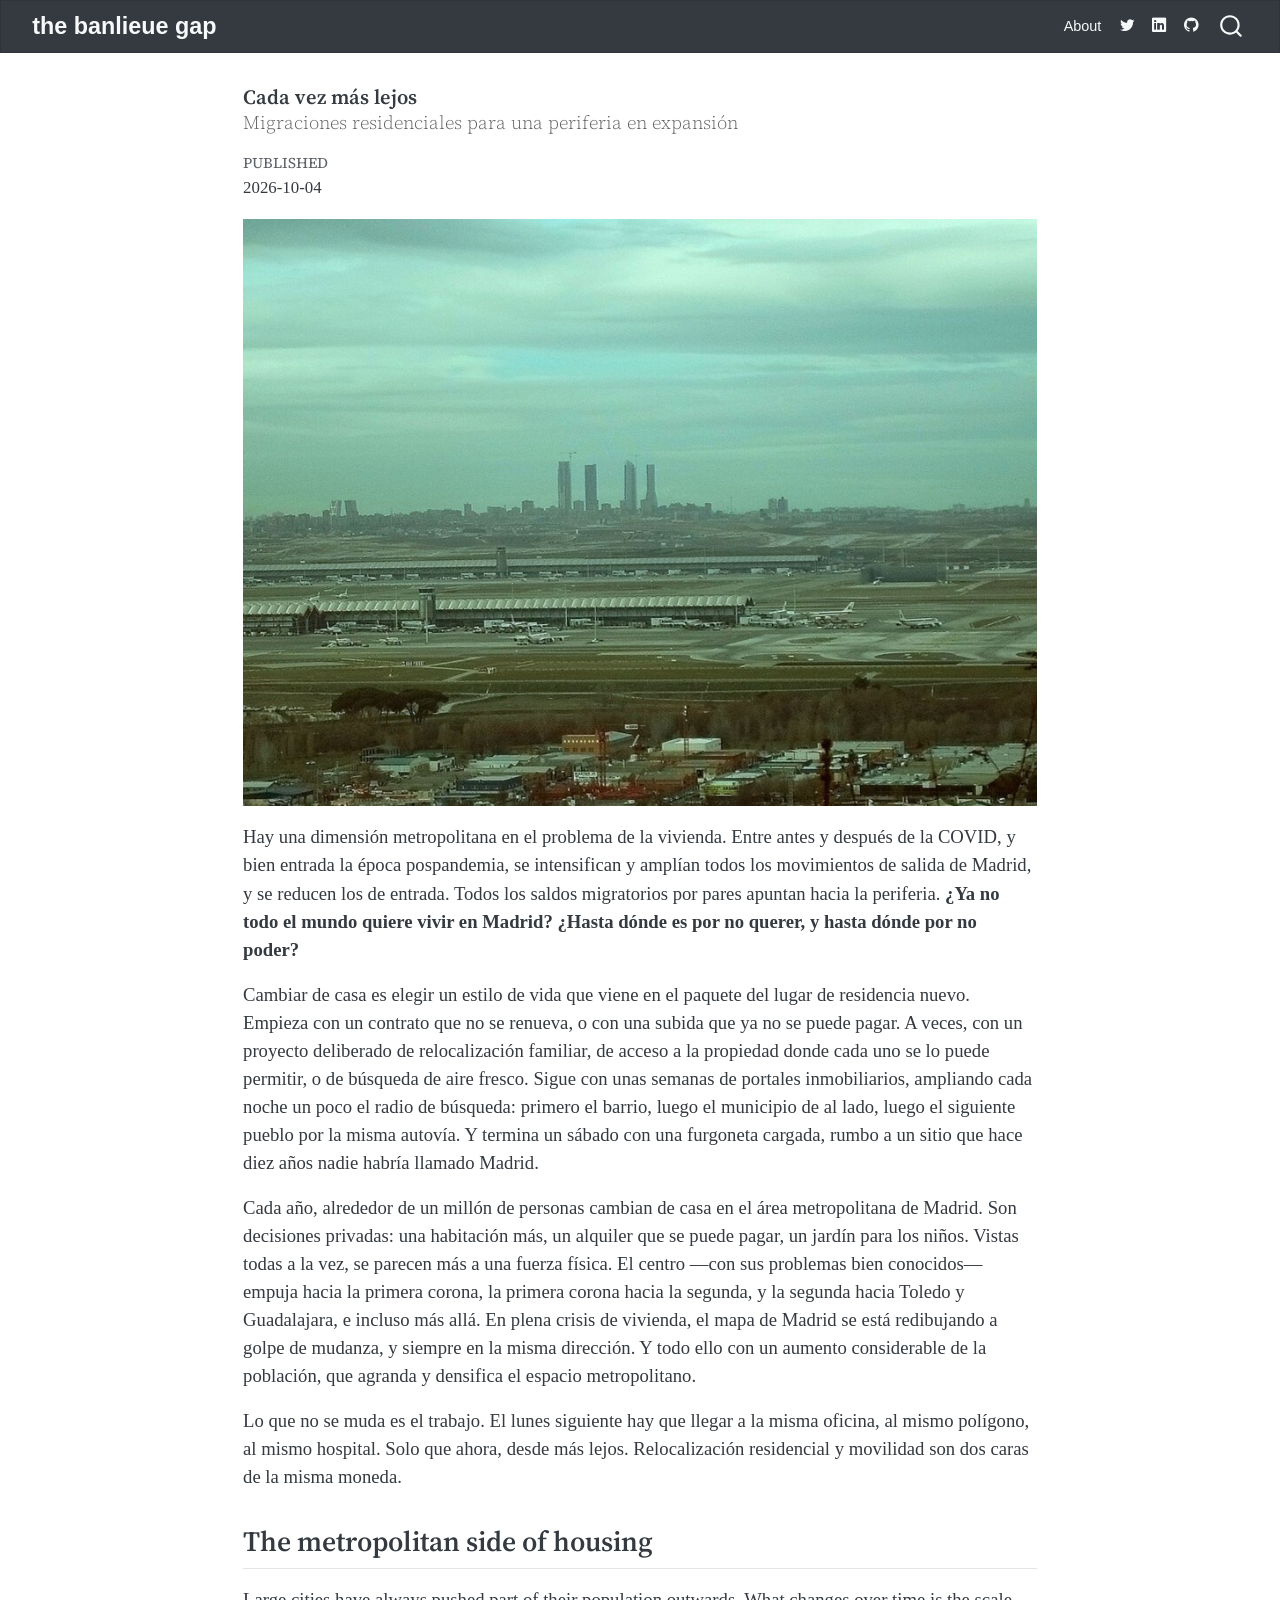
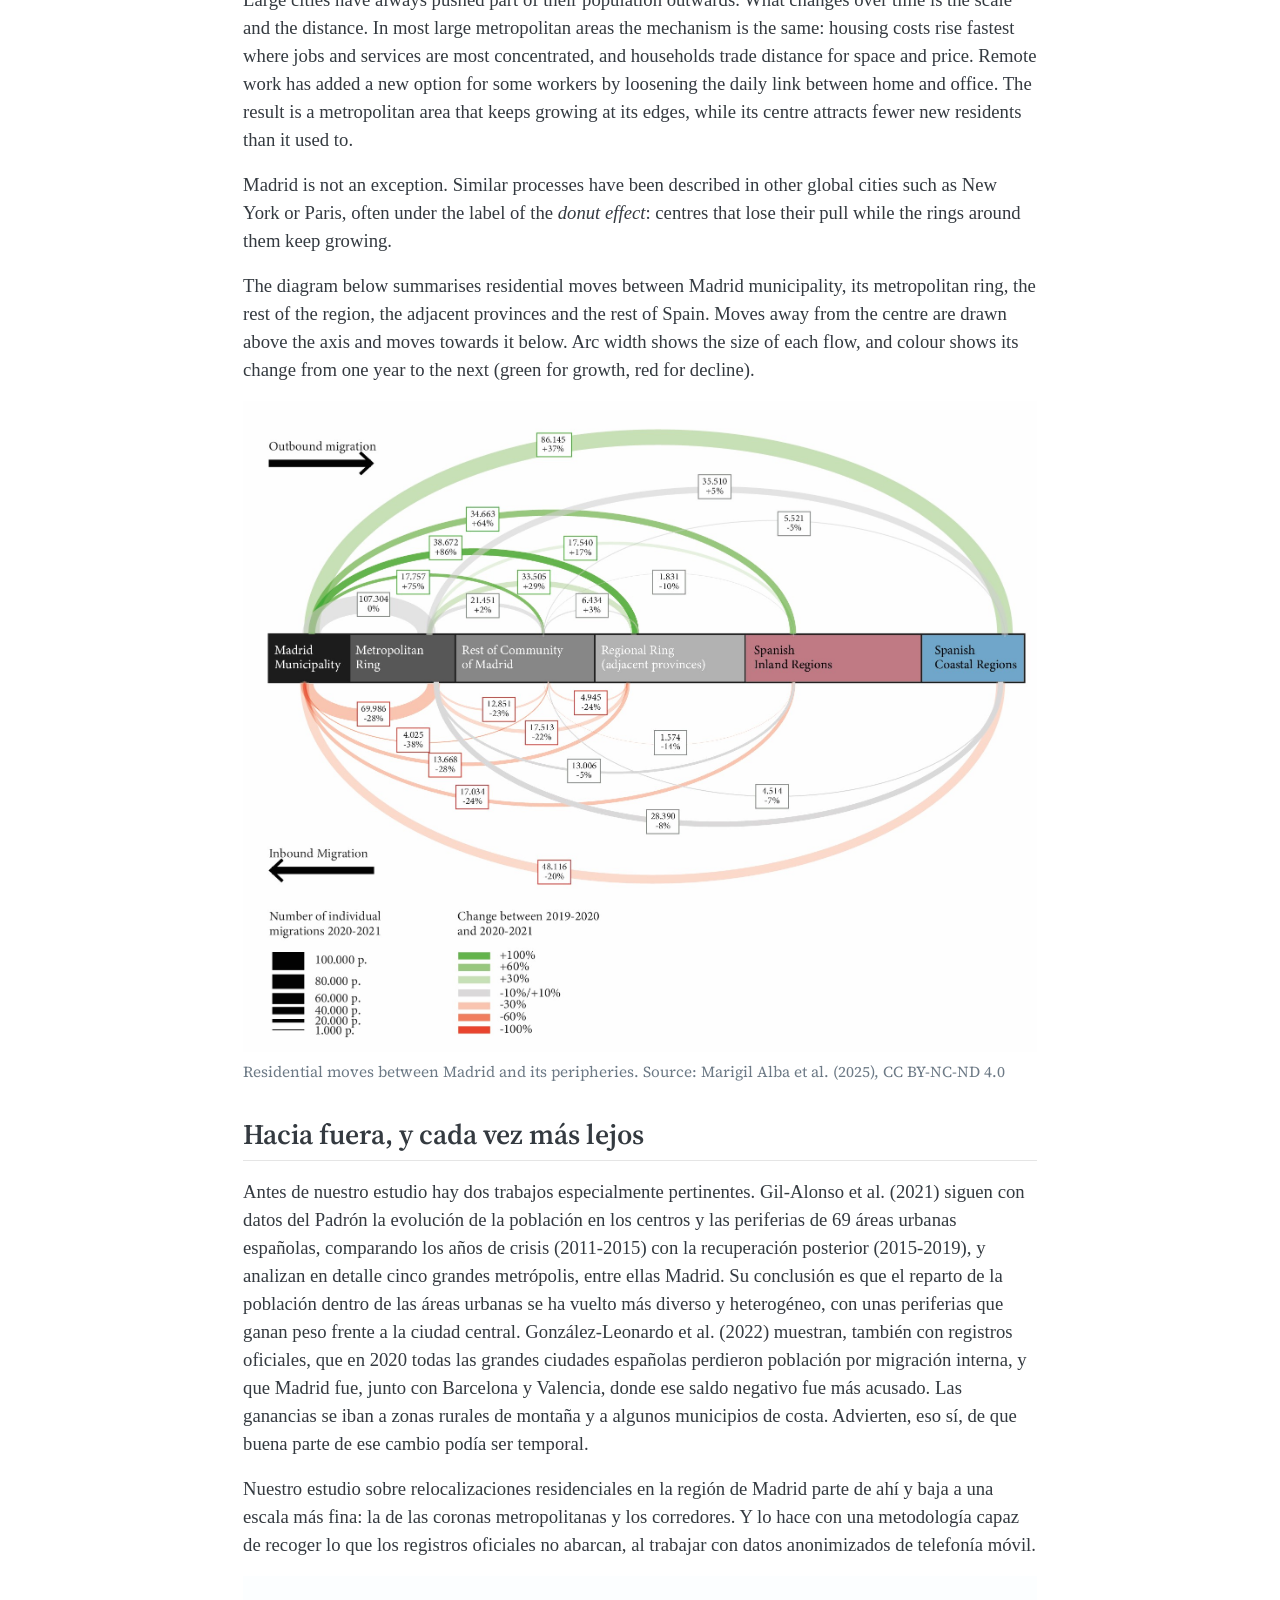
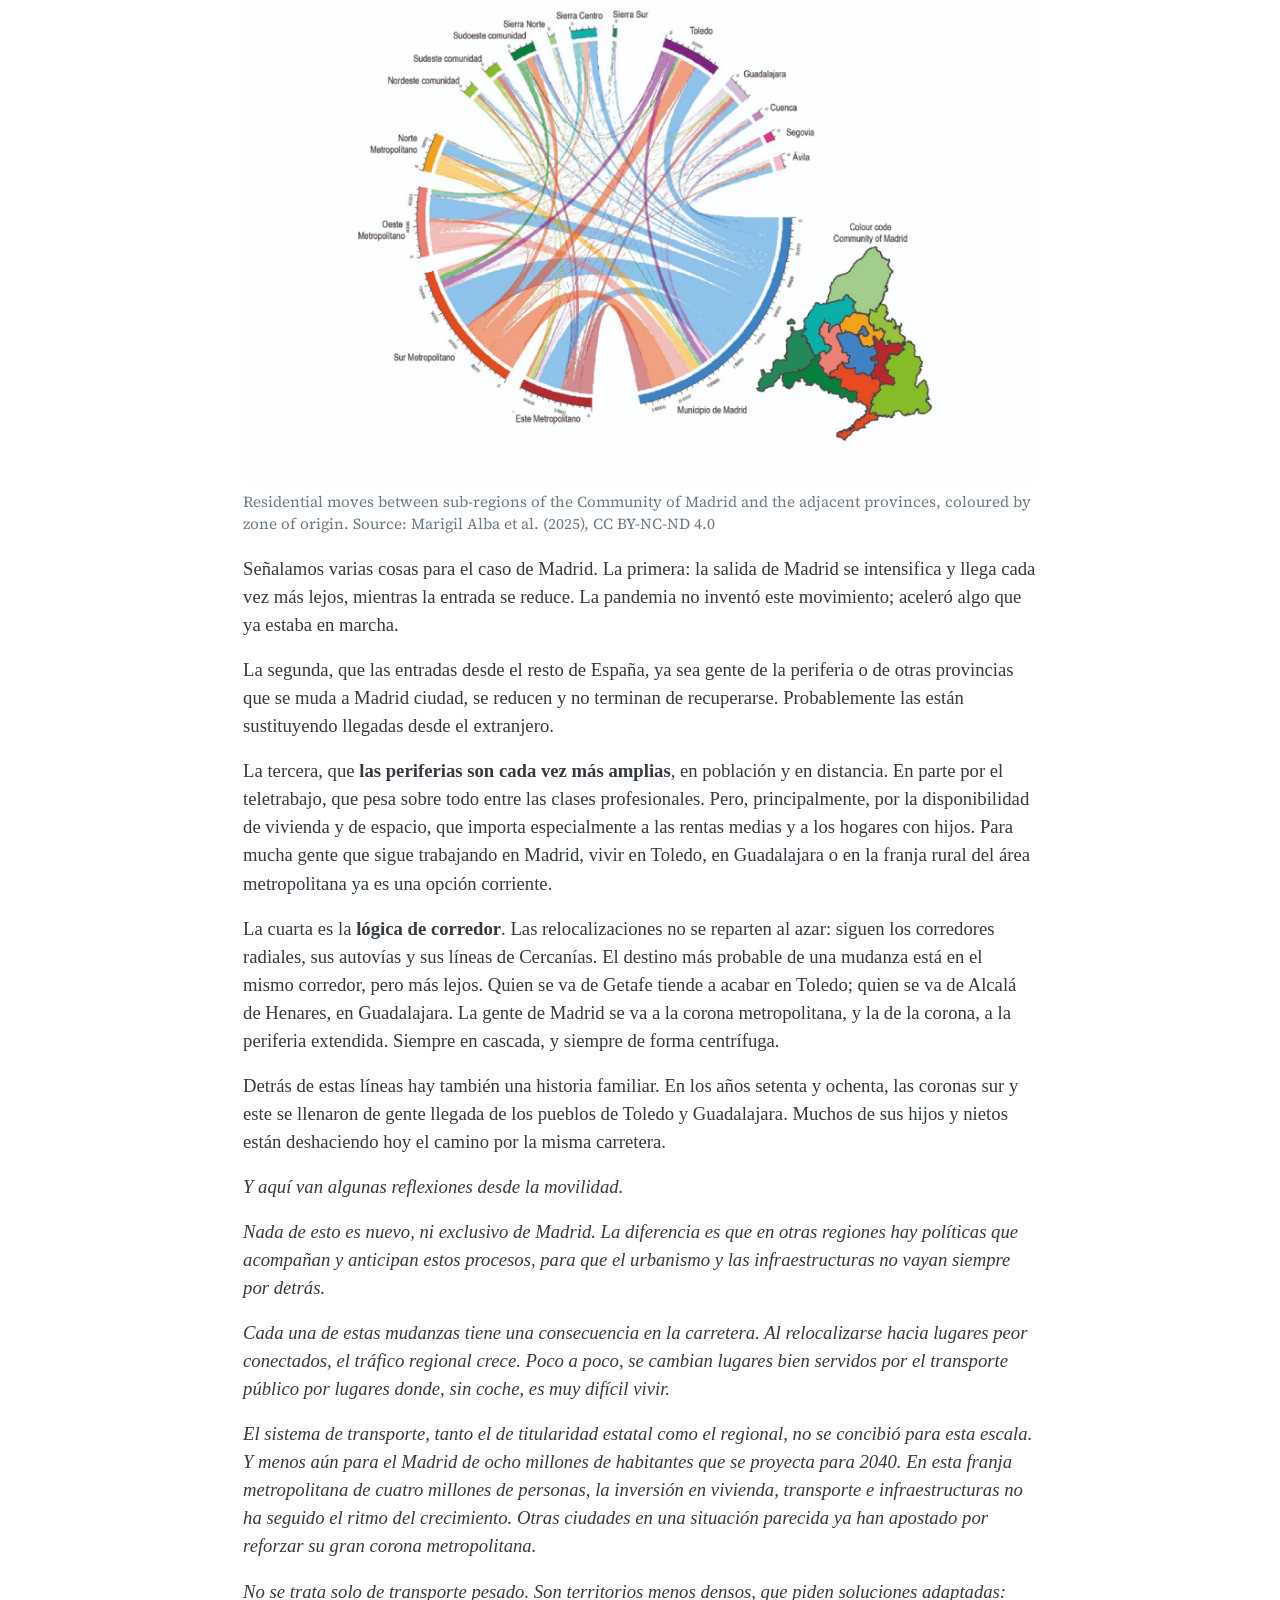
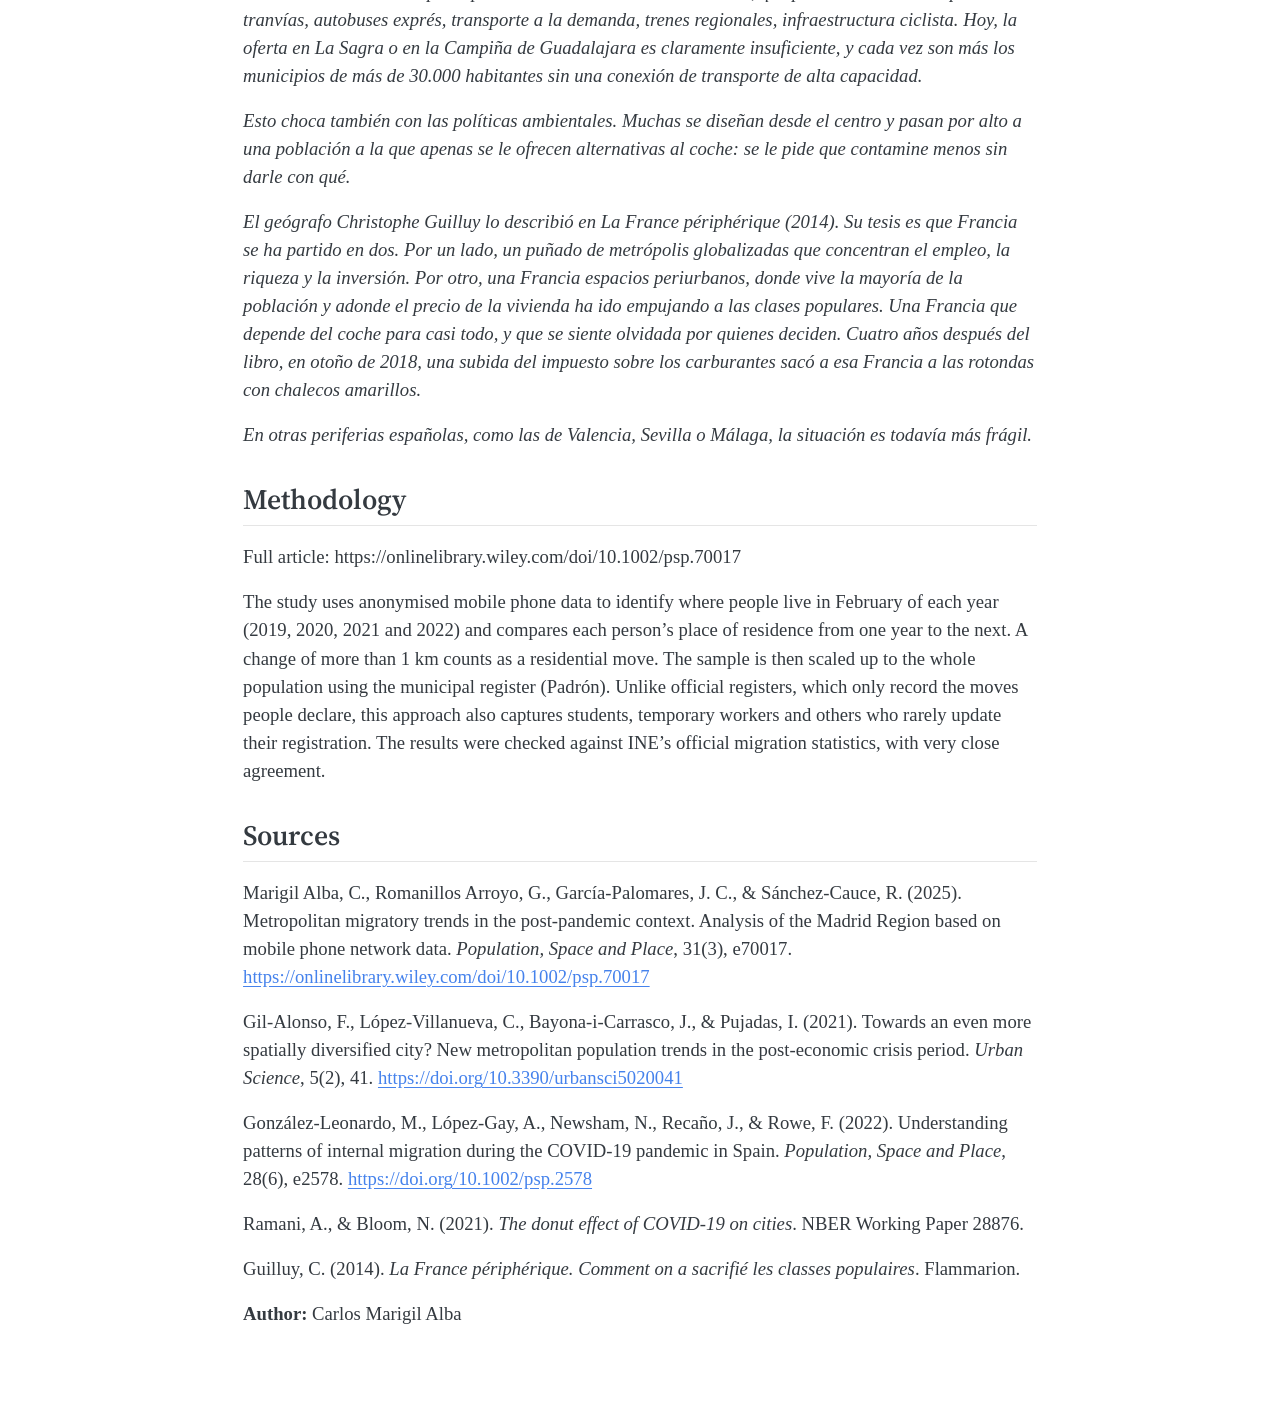
<file: posts/20261107-housing/index.html>
<!DOCTYPE html>
<html xmlns="http://www.w3.org/1999/xhtml" lang="en" xml:lang="en"><head>

<meta charset="utf-8">
<meta name="generator" content="quarto-1.8.25">

<meta name="viewport" content="width=device-width, initial-scale=1.0, user-scalable=yes">

<meta name="dcterms.date" content="2026-10-04">
<meta name="description" content="Migraciones residenciales para una periferia en expansión">

<title>Cada vez más lejos – the banlieue gap</title>
<style>
code{white-space: pre-wrap;}
span.smallcaps{font-variant: small-caps;}
div.columns{display: flex; gap: min(4vw, 1.5em);}
div.column{flex: auto; overflow-x: auto;}
div.hanging-indent{margin-left: 1.5em; text-indent: -1.5em;}
ul.task-list{list-style: none;}
ul.task-list li input[type="checkbox"] {
  width: 0.8em;
  margin: 0 0.8em 0.2em -1em; /* quarto-specific, see https://github.com/quarto-dev/quarto-cli/issues/4556 */ 
  vertical-align: middle;
}
</style>


<script src="../../site_libs/quarto-nav/quarto-nav.js"></script>
<script src="../../site_libs/quarto-nav/headroom.min.js"></script>
<script src="../../site_libs/clipboard/clipboard.min.js"></script>
<script src="../../site_libs/quarto-search/autocomplete.umd.js"></script>
<script src="../../site_libs/quarto-search/fuse.min.js"></script>
<script src="../../site_libs/quarto-search/quarto-search.js"></script>
<meta name="quarto:offset" content="../../">
<script src="../../site_libs/quarto-html/quarto.js" type="module"></script>
<script src="../../site_libs/quarto-html/tabsets/tabsets.js" type="module"></script>
<script src="../../site_libs/quarto-html/axe/axe-check.js" type="module"></script>
<script src="../../site_libs/quarto-html/popper.min.js"></script>
<script src="../../site_libs/quarto-html/tippy.umd.min.js"></script>
<script src="../../site_libs/quarto-html/anchor.min.js"></script>
<link href="../../site_libs/quarto-html/tippy.css" rel="stylesheet">
<link href="../../site_libs/quarto-html/quarto-syntax-highlighting-7b89279ff1a6dce999919e0e67d4d9ec.css" rel="stylesheet" id="quarto-text-highlighting-styles">
<script src="../../site_libs/bootstrap/bootstrap.min.js"></script>
<link href="../../site_libs/bootstrap/bootstrap-icons.css" rel="stylesheet">
<link href="../../site_libs/bootstrap/bootstrap-b411b98909faf7ecb5652a39cb39704d.min.css" rel="stylesheet" append-hash="true" id="quarto-bootstrap" data-mode="light">
<script id="quarto-search-options" type="application/json">{
  "location": "navbar",
  "copy-button": false,
  "collapse-after": 3,
  "panel-placement": "end",
  "type": "overlay",
  "limit": 50,
  "keyboard-shortcut": [
    "f",
    "/",
    "s"
  ],
  "show-item-context": false,
  "language": {
    "search-no-results-text": "No results",
    "search-matching-documents-text": "matching documents",
    "search-copy-link-title": "Copy link to search",
    "search-hide-matches-text": "Hide additional matches",
    "search-more-match-text": "more match in this document",
    "search-more-matches-text": "more matches in this document",
    "search-clear-button-title": "Clear",
    "search-text-placeholder": "",
    "search-detached-cancel-button-title": "Cancel",
    "search-submit-button-title": "Submit",
    "search-label": "Search"
  }
}</script>


<link rel="stylesheet" href="../../styles.css">
</head>

<body class="nav-fixed fullcontent quarto-light">

<div id="quarto-search-results"></div>
  <header id="quarto-header" class="headroom fixed-top">
    <nav class="navbar navbar-expand-lg " data-bs-theme="dark">
      <div class="navbar-container container-fluid">
      <div class="navbar-brand-container mx-auto">
    <a href="../../index.html" class="navbar-brand navbar-brand-logo">
    </a>
    <a class="navbar-brand" href="../../index.html">
    <span class="navbar-title"><strong>the banlieue gap</strong></span>
    </a>
  </div>
            <div id="quarto-search" class="" title="Search"></div>
          <button class="navbar-toggler" type="button" data-bs-toggle="collapse" data-bs-target="#navbarCollapse" aria-controls="navbarCollapse" role="menu" aria-expanded="false" aria-label="Toggle navigation" onclick="if (window.quartoToggleHeadroom) { window.quartoToggleHeadroom(); }">
  <span class="navbar-toggler-icon"></span>
</button>
          <div class="collapse navbar-collapse" id="navbarCollapse">
            <ul class="navbar-nav navbar-nav-scroll ms-auto">
  <li class="nav-item">
    <a class="nav-link" href="../../about.html"> 
<span class="menu-text">About</span></a>
  </li>  
  <li class="nav-item compact">
    <a class="nav-link" href="https://twitter.com/c_maralb"> <i class="bi bi-twitter" role="img">
</i> 
<span class="menu-text"></span></a>
  </li>  
  <li class="nav-item compact">
    <a class="nav-link" href="https://es.linkedin.com/in/carlos-marigil-alba-urbanism"> <i class="bi bi-linkedin" role="img">
</i> 
<span class="menu-text"></span></a>
  </li>  
  <li class="nav-item compact">
    <a class="nav-link" href="https://github.com/cmarigil"> <i class="bi bi-github" role="img">
</i> 
<span class="menu-text"></span></a>
  </li>  
</ul>
          </div> <!-- /navcollapse -->
            <div class="quarto-navbar-tools">
</div>
      </div> <!-- /container-fluid -->
    </nav>
</header>
<!-- content -->
<div id="quarto-content" class="quarto-container page-columns page-rows-contents page-layout-article page-navbar">
<!-- sidebar -->
<!-- margin-sidebar -->
    
<!-- main -->
<main class="content" id="quarto-document-content">

<header id="title-block-header" class="quarto-title-block default">
<div class="quarto-title">
<h1 class="title">Cada vez más lejos</h1>
</div>

<div>
  <div class="description">
    Migraciones residenciales para una periferia en expansión
  </div>
</div>


<div class="quarto-title-meta">

    
    <div>
    <div class="quarto-title-meta-heading">Published</div>
    <div class="quarto-title-meta-contents">
      <p class="date">2026-10-04</p>
    </div>
  </div>
  
    
  </div>
  


</header>


<p><img src="paracuellos.jpg" class="img-fluid" style="width:100.0%"></p>
<p>Hay una dimensión metropolitana en el problema de la vivienda. Entre antes y después de la COVID, y bien entrada la época pospandemia, se intensifican y amplían todos los movimientos de salida de Madrid, y se reducen los de entrada. Todos los saldos migratorios por pares apuntan hacia la periferia. <strong>¿Ya no todo el mundo quiere vivir en Madrid? ¿Hasta dónde es por no querer, y hasta dónde por no poder?</strong></p>
<p>Cambiar de casa es elegir un estilo de vida que viene en el paquete del lugar de residencia nuevo. Empieza con un contrato que no se renueva, o con una subida que ya no se puede pagar. A veces, con un proyecto deliberado de relocalización familiar, de acceso a la propiedad donde cada uno se lo puede permitir, o de búsqueda de aire fresco. Sigue con unas semanas de portales inmobiliarios, ampliando cada noche un poco el radio de búsqueda: primero el barrio, luego el municipio de al lado, luego el siguiente pueblo por la misma autovía. Y termina un sábado con una furgoneta cargada, rumbo a un sitio que hace diez años nadie habría llamado Madrid.</p>
<p>Cada año, alrededor de un millón de personas cambian de casa en el área metropolitana de Madrid. Son decisiones privadas: una habitación más, un alquiler que se puede pagar, un jardín para los niños. Vistas todas a la vez, se parecen más a una fuerza física. El centro —con sus problemas bien conocidos— empuja hacia la primera corona, la primera corona hacia la segunda, y la segunda hacia Toledo y Guadalajara, e incluso más allá. En plena crisis de vivienda, el mapa de Madrid se está redibujando a golpe de mudanza, y siempre en la misma dirección. Y todo ello con un aumento considerable de la población, que agranda y densifica el espacio metropolitano.</p>
<p>Lo que no se muda es el trabajo. El lunes siguiente hay que llegar a la misma oficina, al mismo polígono, al mismo hospital. Solo que ahora, desde más lejos. Relocalización residencial y movilidad son dos caras de la misma moneda.</p>
<section id="the-metropolitan-side-of-housing" class="level2">
<h2 class="anchored" data-anchor-id="the-metropolitan-side-of-housing">The metropolitan side of housing</h2>
<p>Large cities have always pushed part of their population outwards. What changes over time is the scale and the distance. In most large metropolitan areas the mechanism is the same: housing costs rise fastest where jobs and services are most concentrated, and households trade distance for space and price. Remote work has added a new option for some workers by loosening the daily link between home and office. The result is a metropolitan area that keeps growing at its edges, while its centre attracts fewer new residents than it used to.</p>
<p>Madrid is not an exception. Similar processes have been described in other global cities such as New York or Paris, often under the label of the <em>donut effect</em>: centres that lose their pull while the rings around them keep growing.</p>
<p>The diagram below summarises residential moves between Madrid municipality, its metropolitan ring, the rest of the region, the adjacent provinces and the rest of Spain. Moves away from the centre are drawn above the axis and moves towards it below. Arc width shows the size of each flow, and colour shows its change from one year to the next (green for growth, red for decline).</p>
<div class="quarto-figure quarto-figure-center">
<figure class="figure">
<p><img src="Figura5.jpg" class="img-fluid figure-img" style="width:100.0%"></p>
<figcaption>Residential moves between Madrid and its peripheries. Source: Marigil Alba et al.&nbsp;(2025), CC BY-NC-ND 4.0</figcaption>
</figure>
</div>
</section>
<section id="hacia-fuera-y-cada-vez-más-lejos" class="level2">
<h2 class="anchored" data-anchor-id="hacia-fuera-y-cada-vez-más-lejos">Hacia fuera, y cada vez más lejos</h2>
<p>Antes de nuestro estudio hay dos trabajos especialmente pertinentes. Gil-Alonso et al.&nbsp;(2021) siguen con datos del Padrón la evolución de la población en los centros y las periferias de 69 áreas urbanas españolas, comparando los años de crisis (2011-2015) con la recuperación posterior (2015-2019), y analizan en detalle cinco grandes metrópolis, entre ellas Madrid. Su conclusión es que el reparto de la población dentro de las áreas urbanas se ha vuelto más diverso y heterogéneo, con unas periferias que ganan peso frente a la ciudad central. González-Leonardo et al.&nbsp;(2022) muestran, también con registros oficiales, que en 2020 todas las grandes ciudades españolas perdieron población por migración interna, y que Madrid fue, junto con Barcelona y Valencia, donde ese saldo negativo fue más acusado. Las ganancias se iban a zonas rurales de montaña y a algunos municipios de costa. Advierten, eso sí, de que buena parte de ese cambio podía ser temporal.</p>
<p>Nuestro estudio sobre relocalizaciones residenciales en la región de Madrid parte de ahí y baja a una escala más fina: la de las coronas metropolitanas y los corredores. Y lo hace con una metodología capaz de recoger lo que los registros oficiales no abarcan, al trabajar con datos anonimizados de telefonía móvil.</p>
<div class="quarto-figure quarto-figure-center">
<figure class="figure">
<p><img src="Figura7.jpg" class="img-fluid figure-img" style="width:100.0%"></p>
<figcaption>Residential moves between sub-regions of the Community of Madrid and the adjacent provinces, coloured by zone of origin. Source: Marigil Alba et al.&nbsp;(2025), CC BY-NC-ND 4.0</figcaption>
</figure>
</div>
<p>Señalamos varias cosas para el caso de Madrid. La primera: la salida de Madrid se intensifica y llega cada vez más lejos, mientras la entrada se reduce. La pandemia no inventó este movimiento; aceleró algo que ya estaba en marcha.</p>
<p>La segunda, que las entradas desde el resto de España, ya sea gente de la periferia o de otras provincias que se muda a Madrid ciudad, se reducen y no terminan de recuperarse. Probablemente las están sustituyendo llegadas desde el extranjero.</p>
<p>La tercera, que <strong>las periferias son cada vez más amplias</strong>, en población y en distancia. En parte por el teletrabajo, que pesa sobre todo entre las clases profesionales. Pero, principalmente, por la disponibilidad de vivienda y de espacio, que importa especialmente a las rentas medias y a los hogares con hijos. Para mucha gente que sigue trabajando en Madrid, vivir en Toledo, en Guadalajara o en la franja rural del área metropolitana ya es una opción corriente.</p>
<p>La cuarta es la <strong>lógica de corredor</strong>. Las relocalizaciones no se reparten al azar: siguen los corredores radiales, sus autovías y sus líneas de Cercanías. El destino más probable de una mudanza está en el mismo corredor, pero más lejos. Quien se va de Getafe tiende a acabar en Toledo; quien se va de Alcalá de Henares, en Guadalajara. La gente de Madrid se va a la corona metropolitana, y la de la corona, a la periferia extendida. Siempre en cascada, y siempre de forma centrífuga.</p>
<p>Detrás de estas líneas hay también una historia familiar. En los años setenta y ochenta, las coronas sur y este se llenaron de gente llegada de los pueblos de Toledo y Guadalajara. Muchos de sus hijos y nietos están deshaciendo hoy el camino por la misma carretera.</p>
<div style="font-style: italic;">
<p>Y aquí van algunas reflexiones desde la movilidad.</p>
<p>Nada de esto es nuevo, ni exclusivo de Madrid. La diferencia es que en otras regiones hay políticas que acompañan y anticipan estos procesos, para que el urbanismo y las infraestructuras no vayan siempre por detrás.</p>
<p>Cada una de estas mudanzas tiene una consecuencia en la carretera. Al relocalizarse hacia lugares peor conectados, el tráfico regional crece. Poco a poco, se cambian lugares bien servidos por el transporte público por lugares donde, sin coche, es muy difícil vivir.</p>
<p>El sistema de transporte, tanto el de titularidad estatal como el regional, no se concibió para esta escala. Y menos aún para el Madrid de ocho millones de habitantes que se proyecta para 2040. En esta franja metropolitana de cuatro millones de personas, la inversión en vivienda, transporte e infraestructuras no ha seguido el ritmo del crecimiento. Otras ciudades en una situación parecida ya han apostado por reforzar su gran corona metropolitana.</p>
<p>No se trata solo de transporte pesado. Son territorios menos densos, que piden soluciones adaptadas: tranvías, autobuses exprés, transporte a la demanda, trenes regionales, infraestructura ciclista. Hoy, la oferta en La Sagra o en la Campiña de Guadalajara es claramente insuficiente, y cada vez son más los municipios de más de 30.000 habitantes sin una conexión de transporte de alta capacidad.</p>
<p>Esto choca también con las políticas ambientales. Muchas se diseñan desde el centro y pasan por alto a una población a la que apenas se le ofrecen alternativas al coche: se le pide que contamine menos sin darle con qué.</p>
<p>El geógrafo Christophe Guilluy lo describió en <em>La France périphérique</em> (2014). Su tesis es que Francia se ha partido en dos. Por un lado, un puñado de metrópolis globalizadas que concentran el empleo, la riqueza y la inversión. Por otro, una Francia espacios periurbanos, donde vive la mayoría de la población y adonde el precio de la vivienda ha ido empujando a las clases populares. Una Francia que depende del coche para casi todo, y que se siente olvidada por quienes deciden. Cuatro años después del libro, en otoño de 2018, una subida del impuesto sobre los carburantes sacó a esa Francia a las rotondas con chalecos amarillos.</p>
<p>En otras periferias españolas, como las de Valencia, Sevilla o Málaga, la situación es todavía más frágil.</p>
</div>
</section>
<section id="methodology" class="level2">
<h2 class="anchored" data-anchor-id="methodology">Methodology</h2>
<p>Full article: https://onlinelibrary.wiley.com/doi/10.1002/psp.70017</p>
<p>The study uses anonymised mobile phone data to identify where people live in February of each year (2019, 2020, 2021 and 2022) and compares each person’s place of residence from one year to the next. A change of more than 1 km counts as a residential move. The sample is then scaled up to the whole population using the municipal register (Padrón). Unlike official registers, which only record the moves people declare, this approach also captures students, temporary workers and others who rarely update their registration. The results were checked against INE’s official migration statistics, with very close agreement.</p>
</section>
<section id="sources" class="level2">
<h2 class="anchored" data-anchor-id="sources">Sources</h2>
<p>Marigil Alba, C., Romanillos Arroyo, G., García-Palomares, J. C., &amp; Sánchez-Cauce, R. (2025). Metropolitan migratory trends in the post-pandemic context. Analysis of the Madrid Region based on mobile phone network data. <em>Population, Space and Place</em>, 31(3), e70017. <a href="https://onlinelibrary.wiley.com/doi/10.1002/psp.70017" class="uri">https://onlinelibrary.wiley.com/doi/10.1002/psp.70017</a></p>
<p>Gil-Alonso, F., López-Villanueva, C., Bayona-i-Carrasco, J., &amp; Pujadas, I. (2021). Towards an even more spatially diversified city? New metropolitan population trends in the post-economic crisis period. <em>Urban Science</em>, 5(2), 41. <a href="https://doi.org/10.3390/urbansci5020041" class="uri">https://doi.org/10.3390/urbansci5020041</a></p>
<p>González-Leonardo, M., López-Gay, A., Newsham, N., Recaño, J., &amp; Rowe, F. (2022). Understanding patterns of internal migration during the COVID-19 pandemic in Spain. <em>Population, Space and Place</em>, 28(6), e2578. <a href="https://doi.org/10.1002/psp.2578" class="uri">https://doi.org/10.1002/psp.2578</a></p>
<p>Ramani, A., &amp; Bloom, N. (2021). <em>The donut effect of COVID-19 on cities</em>. NBER Working Paper 28876.</p>
<p>Guilluy, C. (2014). <em>La France périphérique. Comment on a sacrifié les classes populaires</em>. Flammarion.</p>
<p><strong>Author:</strong> Carlos Marigil Alba</p>


</section>

</main> <!-- /main -->
<script id="quarto-html-after-body" type="application/javascript">
  window.document.addEventListener("DOMContentLoaded", function (event) {
    const icon = "";
    const anchorJS = new window.AnchorJS();
    anchorJS.options = {
      placement: 'right',
      icon: icon
    };
    anchorJS.add('.anchored');
    const isCodeAnnotation = (el) => {
      for (const clz of el.classList) {
        if (clz.startsWith('code-annotation-')) {                     
          return true;
        }
      }
      return false;
    }
    const onCopySuccess = function(e) {
      // button target
      const button = e.trigger;
      // don't keep focus
      button.blur();
      // flash "checked"
      button.classList.add('code-copy-button-checked');
      var currentTitle = button.getAttribute("title");
      button.setAttribute("title", "Copied!");
      let tooltip;
      if (window.bootstrap) {
        button.setAttribute("data-bs-toggle", "tooltip");
        button.setAttribute("data-bs-placement", "left");
        button.setAttribute("data-bs-title", "Copied!");
        tooltip = new bootstrap.Tooltip(button, 
          { trigger: "manual", 
            customClass: "code-copy-button-tooltip",
            offset: [0, -8]});
        tooltip.show();    
      }
      setTimeout(function() {
        if (tooltip) {
          tooltip.hide();
          button.removeAttribute("data-bs-title");
          button.removeAttribute("data-bs-toggle");
          button.removeAttribute("data-bs-placement");
        }
        button.setAttribute("title", currentTitle);
        button.classList.remove('code-copy-button-checked');
      }, 1000);
      // clear code selection
      e.clearSelection();
    }
    const getTextToCopy = function(trigger) {
      const outerScaffold = trigger.parentElement.cloneNode(true);
      const codeEl = outerScaffold.querySelector('code');
      for (const childEl of codeEl.children) {
        if (isCodeAnnotation(childEl)) {
          childEl.remove();
        }
      }
      return codeEl.innerText;
    }
    const clipboard = new window.ClipboardJS('.code-copy-button:not([data-in-quarto-modal])', {
      text: getTextToCopy
    });
    clipboard.on('success', onCopySuccess);
    if (window.document.getElementById('quarto-embedded-source-code-modal')) {
      const clipboardModal = new window.ClipboardJS('.code-copy-button[data-in-quarto-modal]', {
        text: getTextToCopy,
        container: window.document.getElementById('quarto-embedded-source-code-modal')
      });
      clipboardModal.on('success', onCopySuccess);
    }
      var localhostRegex = new RegExp(/^(?:http|https):\/\/localhost\:?[0-9]*\//);
      var mailtoRegex = new RegExp(/^mailto:/);
        var filterRegex = new RegExp("https:\/\/cmarigil\.github\.io");
      var isInternal = (href) => {
          return filterRegex.test(href) || localhostRegex.test(href) || mailtoRegex.test(href);
      }
      // Inspect non-navigation links and adorn them if external
     var links = window.document.querySelectorAll('a[href]:not(.nav-link):not(.navbar-brand):not(.toc-action):not(.sidebar-link):not(.sidebar-item-toggle):not(.pagination-link):not(.no-external):not([aria-hidden]):not(.dropdown-item):not(.quarto-navigation-tool):not(.about-link)');
      for (var i=0; i<links.length; i++) {
        const link = links[i];
        if (!isInternal(link.href)) {
          // undo the damage that might have been done by quarto-nav.js in the case of
          // links that we want to consider external
          if (link.dataset.originalHref !== undefined) {
            link.href = link.dataset.originalHref;
          }
        }
      }
    function tippyHover(el, contentFn, onTriggerFn, onUntriggerFn) {
      const config = {
        allowHTML: true,
        maxWidth: 500,
        delay: 100,
        arrow: false,
        appendTo: function(el) {
            return el.parentElement;
        },
        interactive: true,
        interactiveBorder: 10,
        theme: 'quarto',
        placement: 'bottom-start',
      };
      if (contentFn) {
        config.content = contentFn;
      }
      if (onTriggerFn) {
        config.onTrigger = onTriggerFn;
      }
      if (onUntriggerFn) {
        config.onUntrigger = onUntriggerFn;
      }
      window.tippy(el, config); 
    }
    const noterefs = window.document.querySelectorAll('a[role="doc-noteref"]');
    for (var i=0; i<noterefs.length; i++) {
      const ref = noterefs[i];
      tippyHover(ref, function() {
        // use id or data attribute instead here
        let href = ref.getAttribute('data-footnote-href') || ref.getAttribute('href');
        try { href = new URL(href).hash; } catch {}
        const id = href.replace(/^#\/?/, "");
        const note = window.document.getElementById(id);
        if (note) {
          return note.innerHTML;
        } else {
          return "";
        }
      });
    }
    const xrefs = window.document.querySelectorAll('a.quarto-xref');
    const processXRef = (id, note) => {
      // Strip column container classes
      const stripColumnClz = (el) => {
        el.classList.remove("page-full", "page-columns");
        if (el.children) {
          for (const child of el.children) {
            stripColumnClz(child);
          }
        }
      }
      stripColumnClz(note)
      if (id === null || id.startsWith('sec-')) {
        // Special case sections, only their first couple elements
        const container = document.createElement("div");
        if (note.children && note.children.length > 2) {
          container.appendChild(note.children[0].cloneNode(true));
          for (let i = 1; i < note.children.length; i++) {
            const child = note.children[i];
            if (child.tagName === "P" && child.innerText === "") {
              continue;
            } else {
              container.appendChild(child.cloneNode(true));
              break;
            }
          }
          if (window.Quarto?.typesetMath) {
            window.Quarto.typesetMath(container);
          }
          return container.innerHTML
        } else {
          if (window.Quarto?.typesetMath) {
            window.Quarto.typesetMath(note);
          }
          return note.innerHTML;
        }
      } else {
        // Remove any anchor links if they are present
        const anchorLink = note.querySelector('a.anchorjs-link');
        if (anchorLink) {
          anchorLink.remove();
        }
        if (window.Quarto?.typesetMath) {
          window.Quarto.typesetMath(note);
        }
        if (note.classList.contains("callout")) {
          return note.outerHTML;
        } else {
          return note.innerHTML;
        }
      }
    }
    for (var i=0; i<xrefs.length; i++) {
      const xref = xrefs[i];
      tippyHover(xref, undefined, function(instance) {
        instance.disable();
        let url = xref.getAttribute('href');
        let hash = undefined; 
        if (url.startsWith('#')) {
          hash = url;
        } else {
          try { hash = new URL(url).hash; } catch {}
        }
        if (hash) {
          const id = hash.replace(/^#\/?/, "");
          const note = window.document.getElementById(id);
          if (note !== null) {
            try {
              const html = processXRef(id, note.cloneNode(true));
              instance.setContent(html);
            } finally {
              instance.enable();
              instance.show();
            }
          } else {
            // See if we can fetch this
            fetch(url.split('#')[0])
            .then(res => res.text())
            .then(html => {
              const parser = new DOMParser();
              const htmlDoc = parser.parseFromString(html, "text/html");
              const note = htmlDoc.getElementById(id);
              if (note !== null) {
                const html = processXRef(id, note);
                instance.setContent(html);
              } 
            }).finally(() => {
              instance.enable();
              instance.show();
            });
          }
        } else {
          // See if we can fetch a full url (with no hash to target)
          // This is a special case and we should probably do some content thinning / targeting
          fetch(url)
          .then(res => res.text())
          .then(html => {
            const parser = new DOMParser();
            const htmlDoc = parser.parseFromString(html, "text/html");
            const note = htmlDoc.querySelector('main.content');
            if (note !== null) {
              // This should only happen for chapter cross references
              // (since there is no id in the URL)
              // remove the first header
              if (note.children.length > 0 && note.children[0].tagName === "HEADER") {
                note.children[0].remove();
              }
              const html = processXRef(null, note);
              instance.setContent(html);
            } 
          }).finally(() => {
            instance.enable();
            instance.show();
          });
        }
      }, function(instance) {
      });
    }
        let selectedAnnoteEl;
        const selectorForAnnotation = ( cell, annotation) => {
          let cellAttr = 'data-code-cell="' + cell + '"';
          let lineAttr = 'data-code-annotation="' +  annotation + '"';
          const selector = 'span[' + cellAttr + '][' + lineAttr + ']';
          return selector;
        }
        const selectCodeLines = (annoteEl) => {
          const doc = window.document;
          const targetCell = annoteEl.getAttribute("data-target-cell");
          const targetAnnotation = annoteEl.getAttribute("data-target-annotation");
          const annoteSpan = window.document.querySelector(selectorForAnnotation(targetCell, targetAnnotation));
          const lines = annoteSpan.getAttribute("data-code-lines").split(",");
          const lineIds = lines.map((line) => {
            return targetCell + "-" + line;
          })
          let top = null;
          let height = null;
          let parent = null;
          if (lineIds.length > 0) {
              //compute the position of the single el (top and bottom and make a div)
              const el = window.document.getElementById(lineIds[0]);
              top = el.offsetTop;
              height = el.offsetHeight;
              parent = el.parentElement.parentElement;
            if (lineIds.length > 1) {
              const lastEl = window.document.getElementById(lineIds[lineIds.length - 1]);
              const bottom = lastEl.offsetTop + lastEl.offsetHeight;
              height = bottom - top;
            }
            if (top !== null && height !== null && parent !== null) {
              // cook up a div (if necessary) and position it 
              let div = window.document.getElementById("code-annotation-line-highlight");
              if (div === null) {
                div = window.document.createElement("div");
                div.setAttribute("id", "code-annotation-line-highlight");
                div.style.position = 'absolute';
                parent.appendChild(div);
              }
              div.style.top = top - 2 + "px";
              div.style.height = height + 4 + "px";
              div.style.left = 0;
              let gutterDiv = window.document.getElementById("code-annotation-line-highlight-gutter");
              if (gutterDiv === null) {
                gutterDiv = window.document.createElement("div");
                gutterDiv.setAttribute("id", "code-annotation-line-highlight-gutter");
                gutterDiv.style.position = 'absolute';
                const codeCell = window.document.getElementById(targetCell);
                const gutter = codeCell.querySelector('.code-annotation-gutter');
                gutter.appendChild(gutterDiv);
              }
              gutterDiv.style.top = top - 2 + "px";
              gutterDiv.style.height = height + 4 + "px";
            }
            selectedAnnoteEl = annoteEl;
          }
        };
        const unselectCodeLines = () => {
          const elementsIds = ["code-annotation-line-highlight", "code-annotation-line-highlight-gutter"];
          elementsIds.forEach((elId) => {
            const div = window.document.getElementById(elId);
            if (div) {
              div.remove();
            }
          });
          selectedAnnoteEl = undefined;
        };
          // Handle positioning of the toggle
      window.addEventListener(
        "resize",
        throttle(() => {
          elRect = undefined;
          if (selectedAnnoteEl) {
            selectCodeLines(selectedAnnoteEl);
          }
        }, 10)
      );
      function throttle(fn, ms) {
      let throttle = false;
      let timer;
        return (...args) => {
          if(!throttle) { // first call gets through
              fn.apply(this, args);
              throttle = true;
          } else { // all the others get throttled
              if(timer) clearTimeout(timer); // cancel #2
              timer = setTimeout(() => {
                fn.apply(this, args);
                timer = throttle = false;
              }, ms);
          }
        };
      }
        // Attach click handler to the DT
        const annoteDls = window.document.querySelectorAll('dt[data-target-cell]');
        for (const annoteDlNode of annoteDls) {
          annoteDlNode.addEventListener('click', (event) => {
            const clickedEl = event.target;
            if (clickedEl !== selectedAnnoteEl) {
              unselectCodeLines();
              const activeEl = window.document.querySelector('dt[data-target-cell].code-annotation-active');
              if (activeEl) {
                activeEl.classList.remove('code-annotation-active');
              }
              selectCodeLines(clickedEl);
              clickedEl.classList.add('code-annotation-active');
            } else {
              // Unselect the line
              unselectCodeLines();
              clickedEl.classList.remove('code-annotation-active');
            }
          });
        }
    const findCites = (el) => {
      const parentEl = el.parentElement;
      if (parentEl) {
        const cites = parentEl.dataset.cites;
        if (cites) {
          return {
            el,
            cites: cites.split(' ')
          };
        } else {
          return findCites(el.parentElement)
        }
      } else {
        return undefined;
      }
    };
    var bibliorefs = window.document.querySelectorAll('a[role="doc-biblioref"]');
    for (var i=0; i<bibliorefs.length; i++) {
      const ref = bibliorefs[i];
      const citeInfo = findCites(ref);
      if (citeInfo) {
        tippyHover(citeInfo.el, function() {
          var popup = window.document.createElement('div');
          citeInfo.cites.forEach(function(cite) {
            var citeDiv = window.document.createElement('div');
            citeDiv.classList.add('hanging-indent');
            citeDiv.classList.add('csl-entry');
            var biblioDiv = window.document.getElementById('ref-' + cite);
            if (biblioDiv) {
              citeDiv.innerHTML = biblioDiv.innerHTML;
            }
            popup.appendChild(citeDiv);
          });
          return popup.innerHTML;
        });
      }
    }
  });
  </script>
</div> <!-- /content -->




</body></html>
</file>
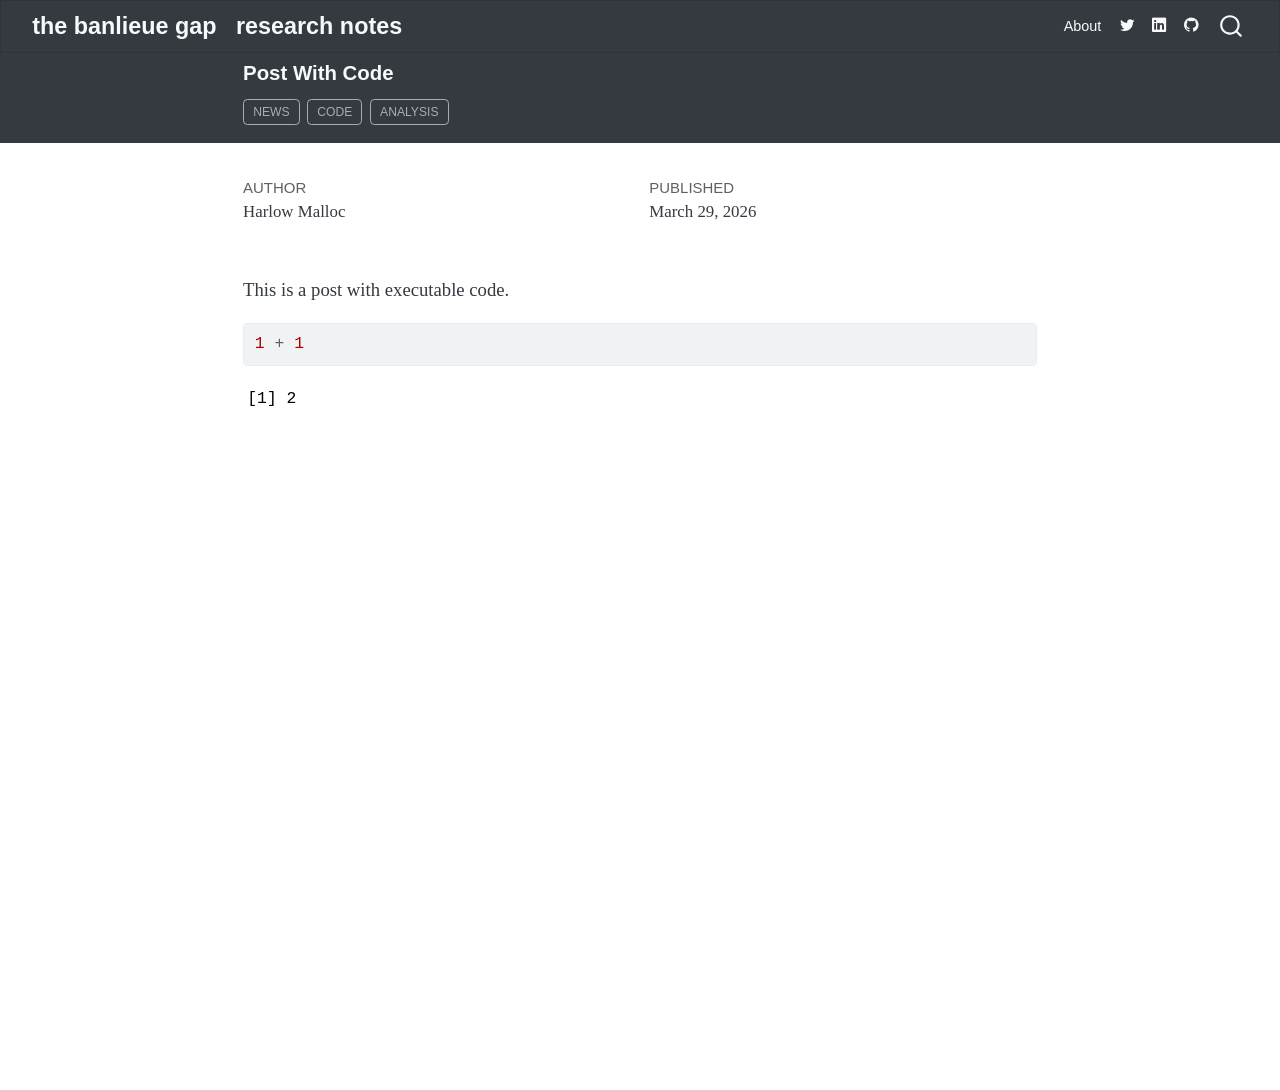
<file: posts/post-with-code/index.html>
<!DOCTYPE html>
<html xmlns="http://www.w3.org/1999/xhtml" lang="en" xml:lang="en"><head>

<meta charset="utf-8">
<meta name="generator" content="quarto-1.8.25">

<meta name="viewport" content="width=device-width, initial-scale=1.0, user-scalable=yes">

<meta name="author" content="Harlow Malloc">
<meta name="dcterms.date" content="2026-03-29">

<title>Post With Code – **the banlieue gap** &nbsp; research notes</title>
<style>
code{white-space: pre-wrap;}
span.smallcaps{font-variant: small-caps;}
div.columns{display: flex; gap: min(4vw, 1.5em);}
div.column{flex: auto; overflow-x: auto;}
div.hanging-indent{margin-left: 1.5em; text-indent: -1.5em;}
ul.task-list{list-style: none;}
ul.task-list li input[type="checkbox"] {
  width: 0.8em;
  margin: 0 0.8em 0.2em -1em; /* quarto-specific, see https://github.com/quarto-dev/quarto-cli/issues/4556 */ 
  vertical-align: middle;
}
/* CSS for syntax highlighting */
html { -webkit-text-size-adjust: 100%; }
pre > code.sourceCode { white-space: pre; position: relative; }
pre > code.sourceCode > span { display: inline-block; line-height: 1.25; }
pre > code.sourceCode > span:empty { height: 1.2em; }
.sourceCode { overflow: visible; }
code.sourceCode > span { color: inherit; text-decoration: inherit; }
div.sourceCode { margin: 1em 0; }
pre.sourceCode { margin: 0; }
@media screen {
div.sourceCode { overflow: auto; }
}
@media print {
pre > code.sourceCode { white-space: pre-wrap; }
pre > code.sourceCode > span { text-indent: -5em; padding-left: 5em; }
}
pre.numberSource code
  { counter-reset: source-line 0; }
pre.numberSource code > span
  { position: relative; left: -4em; counter-increment: source-line; }
pre.numberSource code > span > a:first-child::before
  { content: counter(source-line);
    position: relative; left: -1em; text-align: right; vertical-align: baseline;
    border: none; display: inline-block;
    -webkit-touch-callout: none; -webkit-user-select: none;
    -khtml-user-select: none; -moz-user-select: none;
    -ms-user-select: none; user-select: none;
    padding: 0 4px; width: 4em;
  }
pre.numberSource { margin-left: 3em;  padding-left: 4px; }
div.sourceCode
  {   }
@media screen {
pre > code.sourceCode > span > a:first-child::before { text-decoration: underline; }
}
</style>


<script src="../../site_libs/quarto-nav/quarto-nav.js"></script>
<script src="../../site_libs/quarto-nav/headroom.min.js"></script>
<script src="../../site_libs/clipboard/clipboard.min.js"></script>
<script src="../../site_libs/quarto-search/autocomplete.umd.js"></script>
<script src="../../site_libs/quarto-search/fuse.min.js"></script>
<script src="../../site_libs/quarto-search/quarto-search.js"></script>
<meta name="quarto:offset" content="../../">
<script src="../../site_libs/quarto-html/quarto.js" type="module"></script>
<script src="../../site_libs/quarto-html/tabsets/tabsets.js" type="module"></script>
<script src="../../site_libs/quarto-html/axe/axe-check.js" type="module"></script>
<script src="../../site_libs/quarto-html/popper.min.js"></script>
<script src="../../site_libs/quarto-html/tippy.umd.min.js"></script>
<script src="../../site_libs/quarto-html/anchor.min.js"></script>
<link href="../../site_libs/quarto-html/tippy.css" rel="stylesheet">
<link href="../../site_libs/quarto-html/quarto-syntax-highlighting-7b89279ff1a6dce999919e0e67d4d9ec.css" rel="stylesheet" id="quarto-text-highlighting-styles">
<script src="../../site_libs/bootstrap/bootstrap.min.js"></script>
<link href="../../site_libs/bootstrap/bootstrap-icons.css" rel="stylesheet">
<link href="../../site_libs/bootstrap/bootstrap-b411b98909faf7ecb5652a39cb39704d.min.css" rel="stylesheet" append-hash="true" id="quarto-bootstrap" data-mode="light">
<script id="quarto-search-options" type="application/json">{
  "location": "navbar",
  "copy-button": false,
  "collapse-after": 3,
  "panel-placement": "end",
  "type": "overlay",
  "limit": 50,
  "keyboard-shortcut": [
    "f",
    "/",
    "s"
  ],
  "show-item-context": false,
  "language": {
    "search-no-results-text": "No results",
    "search-matching-documents-text": "matching documents",
    "search-copy-link-title": "Copy link to search",
    "search-hide-matches-text": "Hide additional matches",
    "search-more-match-text": "more match in this document",
    "search-more-matches-text": "more matches in this document",
    "search-clear-button-title": "Clear",
    "search-text-placeholder": "",
    "search-detached-cancel-button-title": "Cancel",
    "search-submit-button-title": "Submit",
    "search-label": "Search"
  }
}</script>


<link rel="stylesheet" href="../../styles.css">
</head>

<body class="nav-fixed fullcontent quarto-light">

<div id="quarto-search-results"></div>
  <header id="quarto-header" class="headroom fixed-top quarto-banner">
    <nav class="navbar navbar-expand-lg " data-bs-theme="dark">
      <div class="navbar-container container-fluid">
      <div class="navbar-brand-container mx-auto">
    <a href="../../index.html" class="navbar-brand navbar-brand-logo">
    </a>
    <a class="navbar-brand" href="../../index.html">
    <span class="navbar-title"><strong>the banlieue gap</strong> &nbsp; research notes</span>
    </a>
  </div>
            <div id="quarto-search" class="" title="Search"></div>
          <button class="navbar-toggler" type="button" data-bs-toggle="collapse" data-bs-target="#navbarCollapse" aria-controls="navbarCollapse" role="menu" aria-expanded="false" aria-label="Toggle navigation" onclick="if (window.quartoToggleHeadroom) { window.quartoToggleHeadroom(); }">
  <span class="navbar-toggler-icon"></span>
</button>
          <div class="collapse navbar-collapse" id="navbarCollapse">
            <ul class="navbar-nav navbar-nav-scroll ms-auto">
  <li class="nav-item">
    <a class="nav-link" href="../../about.html"> 
<span class="menu-text">About</span></a>
  </li>  
  <li class="nav-item compact">
    <a class="nav-link" href="https://twitter.com/c_maralb"> <i class="bi bi-twitter" role="img">
</i> 
<span class="menu-text"></span></a>
  </li>  
  <li class="nav-item compact">
    <a class="nav-link" href="https://es.linkedin.com/in/carlos-marigil-alba-urbanism"> <i class="bi bi-linkedin" role="img">
</i> 
<span class="menu-text"></span></a>
  </li>  
  <li class="nav-item compact">
    <a class="nav-link" href="https://github.com/cmarigil"> <i class="bi bi-github" role="img">
</i> 
<span class="menu-text"></span></a>
  </li>  
</ul>
          </div> <!-- /navcollapse -->
            <div class="quarto-navbar-tools">
</div>
      </div> <!-- /container-fluid -->
    </nav>
</header>
<!-- content -->
<header id="title-block-header" class="quarto-title-block default page-columns page-full">
  <div class="quarto-title-banner page-columns page-full">
    <div class="quarto-title column-body">
      <h1 class="title">Post With Code</h1>
                                <div class="quarto-categories">
                <div class="quarto-category">news</div>
                <div class="quarto-category">code</div>
                <div class="quarto-category">analysis</div>
              </div>
                  </div>
  </div>
    
  
  <div class="quarto-title-meta">

      <div>
      <div class="quarto-title-meta-heading">Author</div>
      <div class="quarto-title-meta-contents">
               <p>Harlow Malloc </p>
            </div>
    </div>
      
      <div>
      <div class="quarto-title-meta-heading">Published</div>
      <div class="quarto-title-meta-contents">
        <p class="date">March 29, 2026</p>
      </div>
    </div>
    
      
    </div>
    
  
  </header><div id="quarto-content" class="quarto-container page-columns page-rows-contents page-layout-article page-navbar">
<!-- sidebar -->
<!-- margin-sidebar -->
    
<!-- main -->
<main class="content quarto-banner-title-block" id="quarto-document-content">





<p>This is a post with executable code.</p>
<div class="cell">
<div class="code-copy-outer-scaffold"><div class="sourceCode cell-code" id="cb1"><pre class="sourceCode r code-with-copy"><code class="sourceCode r"><span id="cb1-1"><a href="#cb1-1" aria-hidden="true" tabindex="-1"></a><span class="dv">1</span> <span class="sc">+</span> <span class="dv">1</span></span></code></pre></div><button title="Copy to Clipboard" class="code-copy-button"><i class="bi"></i></button></div>
<div class="cell-output cell-output-stdout">
<pre><code>[1] 2</code></pre>
</div>
</div>



</main> <!-- /main -->
<script id="quarto-html-after-body" type="application/javascript">
  window.document.addEventListener("DOMContentLoaded", function (event) {
    const icon = "";
    const anchorJS = new window.AnchorJS();
    anchorJS.options = {
      placement: 'right',
      icon: icon
    };
    anchorJS.add('.anchored');
    const isCodeAnnotation = (el) => {
      for (const clz of el.classList) {
        if (clz.startsWith('code-annotation-')) {                     
          return true;
        }
      }
      return false;
    }
    const onCopySuccess = function(e) {
      // button target
      const button = e.trigger;
      // don't keep focus
      button.blur();
      // flash "checked"
      button.classList.add('code-copy-button-checked');
      var currentTitle = button.getAttribute("title");
      button.setAttribute("title", "Copied!");
      let tooltip;
      if (window.bootstrap) {
        button.setAttribute("data-bs-toggle", "tooltip");
        button.setAttribute("data-bs-placement", "left");
        button.setAttribute("data-bs-title", "Copied!");
        tooltip = new bootstrap.Tooltip(button, 
          { trigger: "manual", 
            customClass: "code-copy-button-tooltip",
            offset: [0, -8]});
        tooltip.show();    
      }
      setTimeout(function() {
        if (tooltip) {
          tooltip.hide();
          button.removeAttribute("data-bs-title");
          button.removeAttribute("data-bs-toggle");
          button.removeAttribute("data-bs-placement");
        }
        button.setAttribute("title", currentTitle);
        button.classList.remove('code-copy-button-checked');
      }, 1000);
      // clear code selection
      e.clearSelection();
    }
    const getTextToCopy = function(trigger) {
      const outerScaffold = trigger.parentElement.cloneNode(true);
      const codeEl = outerScaffold.querySelector('code');
      for (const childEl of codeEl.children) {
        if (isCodeAnnotation(childEl)) {
          childEl.remove();
        }
      }
      return codeEl.innerText;
    }
    const clipboard = new window.ClipboardJS('.code-copy-button:not([data-in-quarto-modal])', {
      text: getTextToCopy
    });
    clipboard.on('success', onCopySuccess);
    if (window.document.getElementById('quarto-embedded-source-code-modal')) {
      const clipboardModal = new window.ClipboardJS('.code-copy-button[data-in-quarto-modal]', {
        text: getTextToCopy,
        container: window.document.getElementById('quarto-embedded-source-code-modal')
      });
      clipboardModal.on('success', onCopySuccess);
    }
      var localhostRegex = new RegExp(/^(?:http|https):\/\/localhost\:?[0-9]*\//);
      var mailtoRegex = new RegExp(/^mailto:/);
        var filterRegex = new RegExp("https:\/\/cmarigil\.github\.io");
      var isInternal = (href) => {
          return filterRegex.test(href) || localhostRegex.test(href) || mailtoRegex.test(href);
      }
      // Inspect non-navigation links and adorn them if external
     var links = window.document.querySelectorAll('a[href]:not(.nav-link):not(.navbar-brand):not(.toc-action):not(.sidebar-link):not(.sidebar-item-toggle):not(.pagination-link):not(.no-external):not([aria-hidden]):not(.dropdown-item):not(.quarto-navigation-tool):not(.about-link)');
      for (var i=0; i<links.length; i++) {
        const link = links[i];
        if (!isInternal(link.href)) {
          // undo the damage that might have been done by quarto-nav.js in the case of
          // links that we want to consider external
          if (link.dataset.originalHref !== undefined) {
            link.href = link.dataset.originalHref;
          }
        }
      }
    function tippyHover(el, contentFn, onTriggerFn, onUntriggerFn) {
      const config = {
        allowHTML: true,
        maxWidth: 500,
        delay: 100,
        arrow: false,
        appendTo: function(el) {
            return el.parentElement;
        },
        interactive: true,
        interactiveBorder: 10,
        theme: 'quarto',
        placement: 'bottom-start',
      };
      if (contentFn) {
        config.content = contentFn;
      }
      if (onTriggerFn) {
        config.onTrigger = onTriggerFn;
      }
      if (onUntriggerFn) {
        config.onUntrigger = onUntriggerFn;
      }
      window.tippy(el, config); 
    }
    const noterefs = window.document.querySelectorAll('a[role="doc-noteref"]');
    for (var i=0; i<noterefs.length; i++) {
      const ref = noterefs[i];
      tippyHover(ref, function() {
        // use id or data attribute instead here
        let href = ref.getAttribute('data-footnote-href') || ref.getAttribute('href');
        try { href = new URL(href).hash; } catch {}
        const id = href.replace(/^#\/?/, "");
        const note = window.document.getElementById(id);
        if (note) {
          return note.innerHTML;
        } else {
          return "";
        }
      });
    }
    const xrefs = window.document.querySelectorAll('a.quarto-xref');
    const processXRef = (id, note) => {
      // Strip column container classes
      const stripColumnClz = (el) => {
        el.classList.remove("page-full", "page-columns");
        if (el.children) {
          for (const child of el.children) {
            stripColumnClz(child);
          }
        }
      }
      stripColumnClz(note)
      if (id === null || id.startsWith('sec-')) {
        // Special case sections, only their first couple elements
        const container = document.createElement("div");
        if (note.children && note.children.length > 2) {
          container.appendChild(note.children[0].cloneNode(true));
          for (let i = 1; i < note.children.length; i++) {
            const child = note.children[i];
            if (child.tagName === "P" && child.innerText === "") {
              continue;
            } else {
              container.appendChild(child.cloneNode(true));
              break;
            }
          }
          if (window.Quarto?.typesetMath) {
            window.Quarto.typesetMath(container);
          }
          return container.innerHTML
        } else {
          if (window.Quarto?.typesetMath) {
            window.Quarto.typesetMath(note);
          }
          return note.innerHTML;
        }
      } else {
        // Remove any anchor links if they are present
        const anchorLink = note.querySelector('a.anchorjs-link');
        if (anchorLink) {
          anchorLink.remove();
        }
        if (window.Quarto?.typesetMath) {
          window.Quarto.typesetMath(note);
        }
        if (note.classList.contains("callout")) {
          return note.outerHTML;
        } else {
          return note.innerHTML;
        }
      }
    }
    for (var i=0; i<xrefs.length; i++) {
      const xref = xrefs[i];
      tippyHover(xref, undefined, function(instance) {
        instance.disable();
        let url = xref.getAttribute('href');
        let hash = undefined; 
        if (url.startsWith('#')) {
          hash = url;
        } else {
          try { hash = new URL(url).hash; } catch {}
        }
        if (hash) {
          const id = hash.replace(/^#\/?/, "");
          const note = window.document.getElementById(id);
          if (note !== null) {
            try {
              const html = processXRef(id, note.cloneNode(true));
              instance.setContent(html);
            } finally {
              instance.enable();
              instance.show();
            }
          } else {
            // See if we can fetch this
            fetch(url.split('#')[0])
            .then(res => res.text())
            .then(html => {
              const parser = new DOMParser();
              const htmlDoc = parser.parseFromString(html, "text/html");
              const note = htmlDoc.getElementById(id);
              if (note !== null) {
                const html = processXRef(id, note);
                instance.setContent(html);
              } 
            }).finally(() => {
              instance.enable();
              instance.show();
            });
          }
        } else {
          // See if we can fetch a full url (with no hash to target)
          // This is a special case and we should probably do some content thinning / targeting
          fetch(url)
          .then(res => res.text())
          .then(html => {
            const parser = new DOMParser();
            const htmlDoc = parser.parseFromString(html, "text/html");
            const note = htmlDoc.querySelector('main.content');
            if (note !== null) {
              // This should only happen for chapter cross references
              // (since there is no id in the URL)
              // remove the first header
              if (note.children.length > 0 && note.children[0].tagName === "HEADER") {
                note.children[0].remove();
              }
              const html = processXRef(null, note);
              instance.setContent(html);
            } 
          }).finally(() => {
            instance.enable();
            instance.show();
          });
        }
      }, function(instance) {
      });
    }
        let selectedAnnoteEl;
        const selectorForAnnotation = ( cell, annotation) => {
          let cellAttr = 'data-code-cell="' + cell + '"';
          let lineAttr = 'data-code-annotation="' +  annotation + '"';
          const selector = 'span[' + cellAttr + '][' + lineAttr + ']';
          return selector;
        }
        const selectCodeLines = (annoteEl) => {
          const doc = window.document;
          const targetCell = annoteEl.getAttribute("data-target-cell");
          const targetAnnotation = annoteEl.getAttribute("data-target-annotation");
          const annoteSpan = window.document.querySelector(selectorForAnnotation(targetCell, targetAnnotation));
          const lines = annoteSpan.getAttribute("data-code-lines").split(",");
          const lineIds = lines.map((line) => {
            return targetCell + "-" + line;
          })
          let top = null;
          let height = null;
          let parent = null;
          if (lineIds.length > 0) {
              //compute the position of the single el (top and bottom and make a div)
              const el = window.document.getElementById(lineIds[0]);
              top = el.offsetTop;
              height = el.offsetHeight;
              parent = el.parentElement.parentElement;
            if (lineIds.length > 1) {
              const lastEl = window.document.getElementById(lineIds[lineIds.length - 1]);
              const bottom = lastEl.offsetTop + lastEl.offsetHeight;
              height = bottom - top;
            }
            if (top !== null && height !== null && parent !== null) {
              // cook up a div (if necessary) and position it 
              let div = window.document.getElementById("code-annotation-line-highlight");
              if (div === null) {
                div = window.document.createElement("div");
                div.setAttribute("id", "code-annotation-line-highlight");
                div.style.position = 'absolute';
                parent.appendChild(div);
              }
              div.style.top = top - 2 + "px";
              div.style.height = height + 4 + "px";
              div.style.left = 0;
              let gutterDiv = window.document.getElementById("code-annotation-line-highlight-gutter");
              if (gutterDiv === null) {
                gutterDiv = window.document.createElement("div");
                gutterDiv.setAttribute("id", "code-annotation-line-highlight-gutter");
                gutterDiv.style.position = 'absolute';
                const codeCell = window.document.getElementById(targetCell);
                const gutter = codeCell.querySelector('.code-annotation-gutter');
                gutter.appendChild(gutterDiv);
              }
              gutterDiv.style.top = top - 2 + "px";
              gutterDiv.style.height = height + 4 + "px";
            }
            selectedAnnoteEl = annoteEl;
          }
        };
        const unselectCodeLines = () => {
          const elementsIds = ["code-annotation-line-highlight", "code-annotation-line-highlight-gutter"];
          elementsIds.forEach((elId) => {
            const div = window.document.getElementById(elId);
            if (div) {
              div.remove();
            }
          });
          selectedAnnoteEl = undefined;
        };
          // Handle positioning of the toggle
      window.addEventListener(
        "resize",
        throttle(() => {
          elRect = undefined;
          if (selectedAnnoteEl) {
            selectCodeLines(selectedAnnoteEl);
          }
        }, 10)
      );
      function throttle(fn, ms) {
      let throttle = false;
      let timer;
        return (...args) => {
          if(!throttle) { // first call gets through
              fn.apply(this, args);
              throttle = true;
          } else { // all the others get throttled
              if(timer) clearTimeout(timer); // cancel #2
              timer = setTimeout(() => {
                fn.apply(this, args);
                timer = throttle = false;
              }, ms);
          }
        };
      }
        // Attach click handler to the DT
        const annoteDls = window.document.querySelectorAll('dt[data-target-cell]');
        for (const annoteDlNode of annoteDls) {
          annoteDlNode.addEventListener('click', (event) => {
            const clickedEl = event.target;
            if (clickedEl !== selectedAnnoteEl) {
              unselectCodeLines();
              const activeEl = window.document.querySelector('dt[data-target-cell].code-annotation-active');
              if (activeEl) {
                activeEl.classList.remove('code-annotation-active');
              }
              selectCodeLines(clickedEl);
              clickedEl.classList.add('code-annotation-active');
            } else {
              // Unselect the line
              unselectCodeLines();
              clickedEl.classList.remove('code-annotation-active');
            }
          });
        }
    const findCites = (el) => {
      const parentEl = el.parentElement;
      if (parentEl) {
        const cites = parentEl.dataset.cites;
        if (cites) {
          return {
            el,
            cites: cites.split(' ')
          };
        } else {
          return findCites(el.parentElement)
        }
      } else {
        return undefined;
      }
    };
    var bibliorefs = window.document.querySelectorAll('a[role="doc-biblioref"]');
    for (var i=0; i<bibliorefs.length; i++) {
      const ref = bibliorefs[i];
      const citeInfo = findCites(ref);
      if (citeInfo) {
        tippyHover(citeInfo.el, function() {
          var popup = window.document.createElement('div');
          citeInfo.cites.forEach(function(cite) {
            var citeDiv = window.document.createElement('div');
            citeDiv.classList.add('hanging-indent');
            citeDiv.classList.add('csl-entry');
            var biblioDiv = window.document.getElementById('ref-' + cite);
            if (biblioDiv) {
              citeDiv.innerHTML = biblioDiv.innerHTML;
            }
            popup.appendChild(citeDiv);
          });
          return popup.innerHTML;
        });
      }
    }
  });
  </script>
</div> <!-- /content -->




</body></html>
</file>
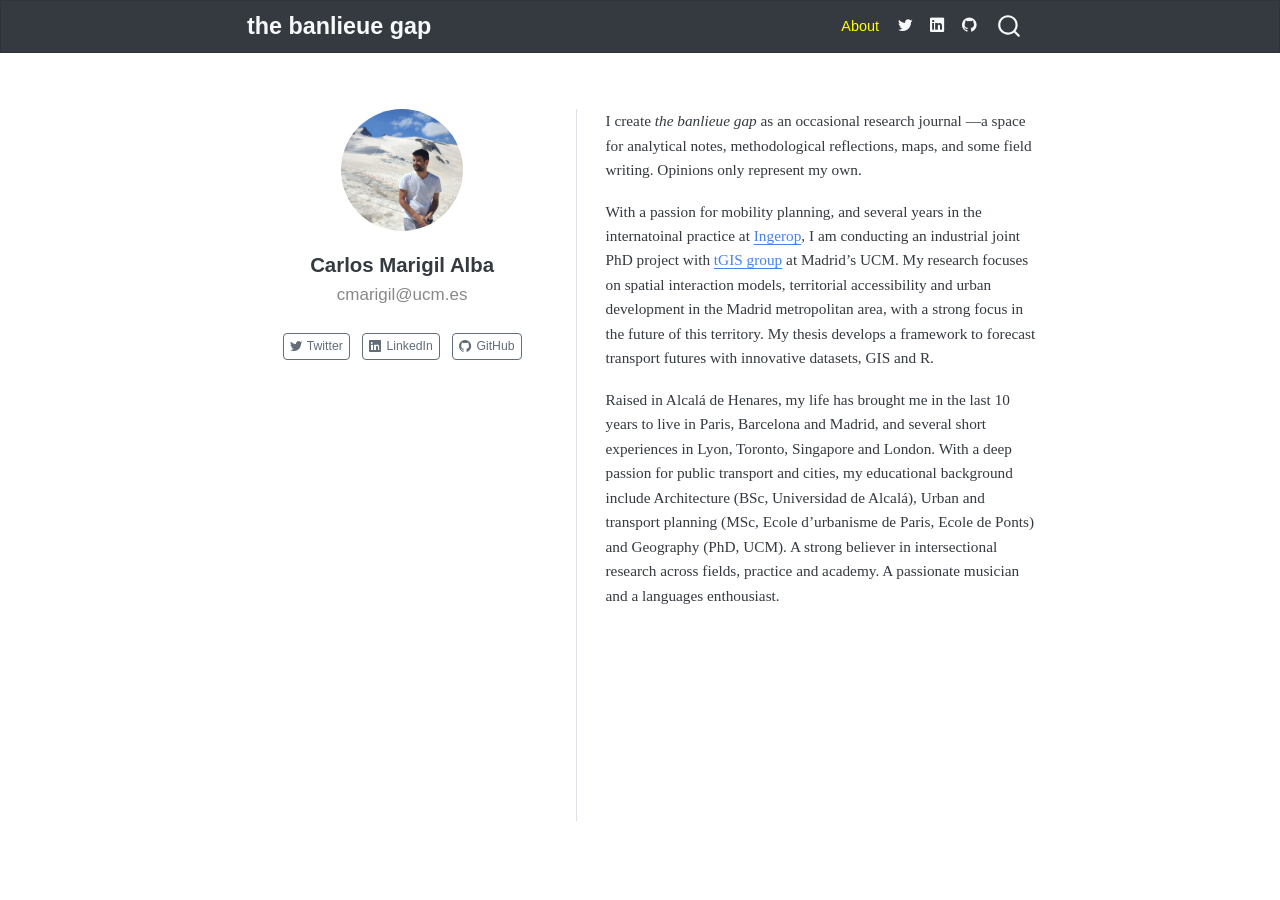
<file: about.html>
<!DOCTYPE html>
<html xmlns="http://www.w3.org/1999/xhtml" lang="en" xml:lang="en"><head>

<meta charset="utf-8">
<meta name="generator" content="quarto-1.8.25">

<meta name="viewport" content="width=device-width, initial-scale=1.0, user-scalable=yes">


<title>Carlos Marigil Alba – the banlieue gap</title>
<style>
code{white-space: pre-wrap;}
span.smallcaps{font-variant: small-caps;}
div.columns{display: flex; gap: min(4vw, 1.5em);}
div.column{flex: auto; overflow-x: auto;}
div.hanging-indent{margin-left: 1.5em; text-indent: -1.5em;}
ul.task-list{list-style: none;}
ul.task-list li input[type="checkbox"] {
  width: 0.8em;
  margin: 0 0.8em 0.2em -1em; /* quarto-specific, see https://github.com/quarto-dev/quarto-cli/issues/4556 */ 
  vertical-align: middle;
}
</style>


<script src="site_libs/quarto-nav/quarto-nav.js"></script>
<script src="site_libs/quarto-nav/headroom.min.js"></script>
<script src="site_libs/clipboard/clipboard.min.js"></script>
<script src="site_libs/quarto-search/autocomplete.umd.js"></script>
<script src="site_libs/quarto-search/fuse.min.js"></script>
<script src="site_libs/quarto-search/quarto-search.js"></script>
<meta name="quarto:offset" content="./">
<script src="site_libs/quarto-html/quarto.js" type="module"></script>
<script src="site_libs/quarto-html/tabsets/tabsets.js" type="module"></script>
<script src="site_libs/quarto-html/axe/axe-check.js" type="module"></script>
<script src="site_libs/quarto-html/popper.min.js"></script>
<script src="site_libs/quarto-html/tippy.umd.min.js"></script>
<link href="site_libs/quarto-html/tippy.css" rel="stylesheet">
<link href="site_libs/quarto-html/quarto-syntax-highlighting-7b89279ff1a6dce999919e0e67d4d9ec.css" rel="stylesheet" id="quarto-text-highlighting-styles">
<script src="site_libs/bootstrap/bootstrap.min.js"></script>
<link href="site_libs/bootstrap/bootstrap-icons.css" rel="stylesheet">
<link href="site_libs/bootstrap/bootstrap-b411b98909faf7ecb5652a39cb39704d.min.css" rel="stylesheet" append-hash="true" id="quarto-bootstrap" data-mode="light">
<script id="quarto-search-options" type="application/json">{
  "location": "navbar",
  "copy-button": false,
  "collapse-after": 3,
  "panel-placement": "end",
  "type": "overlay",
  "limit": 50,
  "keyboard-shortcut": [
    "f",
    "/",
    "s"
  ],
  "show-item-context": false,
  "language": {
    "search-no-results-text": "No results",
    "search-matching-documents-text": "matching documents",
    "search-copy-link-title": "Copy link to search",
    "search-hide-matches-text": "Hide additional matches",
    "search-more-match-text": "more match in this document",
    "search-more-matches-text": "more matches in this document",
    "search-clear-button-title": "Clear",
    "search-text-placeholder": "",
    "search-detached-cancel-button-title": "Cancel",
    "search-submit-button-title": "Submit",
    "search-label": "Search"
  }
}</script>


<link rel="stylesheet" href="styles.css">
</head>

<body class="nav-fixed fullcontent quarto-light">

<div id="quarto-search-results"></div>
  <header id="quarto-header" class="headroom fixed-top">
    <nav class="navbar navbar-expand-lg " data-bs-theme="dark">
      <div class="navbar-container container-fluid">
      <div class="navbar-brand-container mx-auto">
    <a href="./index.html" class="navbar-brand navbar-brand-logo">
    </a>
    <a class="navbar-brand" href="./index.html">
    <span class="navbar-title">the banlieue gap</span>
    </a>
  </div>
            <div id="quarto-search" class="" title="Search"></div>
          <button class="navbar-toggler" type="button" data-bs-toggle="collapse" data-bs-target="#navbarCollapse" aria-controls="navbarCollapse" role="menu" aria-expanded="false" aria-label="Toggle navigation" onclick="if (window.quartoToggleHeadroom) { window.quartoToggleHeadroom(); }">
  <span class="navbar-toggler-icon"></span>
</button>
          <div class="collapse navbar-collapse" id="navbarCollapse">
            <ul class="navbar-nav navbar-nav-scroll ms-auto">
  <li class="nav-item">
    <a class="nav-link active" href="./about.html" aria-current="page"> 
<span class="menu-text">About</span></a>
  </li>  
  <li class="nav-item compact">
    <a class="nav-link" href="https://twitter.com/c_maralb"> <i class="bi bi-twitter" role="img">
</i> 
<span class="menu-text"></span></a>
  </li>  
  <li class="nav-item compact">
    <a class="nav-link" href="https://es.linkedin.com/in/carlos-marigil-alba-urbanism"> <i class="bi bi-linkedin" role="img">
</i> 
<span class="menu-text"></span></a>
  </li>  
  <li class="nav-item compact">
    <a class="nav-link" href="https://github.com/cmarigil"> <i class="bi bi-github" role="img">
</i> 
<span class="menu-text"></span></a>
  </li>  
</ul>
          </div> <!-- /navcollapse -->
            <div class="quarto-navbar-tools">
</div>
      </div> <!-- /container-fluid -->
    </nav>
</header>
<!-- content -->
<div id="quarto-content" class="quarto-container page-columns page-rows-contents page-layout-article page-navbar">
<!-- sidebar -->
<!-- margin-sidebar -->
    
<!-- main -->
<div class="quarto-about-trestles">
  <div class="about-entity">
    <img src="profile.jpg" class="about-image
  round " style="height: 8em; width: 8em;">
<header id="title-block-header" class="quarto-title-block default">
<div class="quarto-title">
<h1 class="title">Carlos Marigil Alba</h1>
<p class="subtitle lead">cmarigil@ucm.es</p>
</div>
<div class="quarto-title-meta">
  </div>
</header>
    <div class="about-links">
  <a href="https://twitter.com/c_maralb" class="about-link" rel="" target="">
    <i class="bi bi-twitter"></i>
     <span class="about-link-text">Twitter</span>
  </a>
  <a href="https://es.linkedin.com/in/carlos-marigil-alba-urbanism" class="about-link" rel="" target="">
    <i class="bi bi-linkedin"></i>
     <span class="about-link-text">LinkedIn</span>
  </a>
  <a href="https://github.com/cmarigil" class="about-link" rel="" target="">
    <i class="bi bi-github"></i>
     <span class="about-link-text">GitHub</span>
  </a>
</div>
  </div>
  <div class="about-contents"><main class="content" id="quarto-document-content">
<p>I create <em>the banlieue gap</em> as an occasional research journal —a space for analytical notes, methodological reflections, maps, and some field writing. Opinions only represent my own.</p>
<!-- -->
<p>With a passion for mobility planning, and several years in the internatoinal practice at <a href="https://www.ingerop.es">Ingerop</a>, I am conducting an industrial joint PhD project with <a href="https://www.ucm.es/tgis">tGIS group</a> at Madrid’s UCM. My research focuses on spatial interaction models, territorial accessibility and urban development in the Madrid metropolitan area, with a strong focus in the future of this territory. My thesis develops a framework to forecast transport futures with innovative datasets, GIS and R.</p>
<!-- -->
<p>Raised in Alcalá de Henares, my life has brought me in the last 10 years to live in Paris, Barcelona and Madrid, and several short experiences in Lyon, Toronto, Singapore and London. With a deep passion for public transport and cities, my educational background include Architecture (BSc, Universidad de Alcalá), Urban and transport planning (MSc, Ecole d’urbanisme de Paris, Ecole de Ponts) and Geography (PhD, UCM). A strong believer in intersectional research across fields, practice and academy. A passionate musician and a languages enthousiast.</p>
<section id="section" class="level2">
<h2 data-anchor-id="section"><!-- --></h2>


</section>
</main></div>
</div>
 <!-- /main -->
<script id="quarto-html-after-body" type="application/javascript">
  window.document.addEventListener("DOMContentLoaded", function (event) {
    const isCodeAnnotation = (el) => {
      for (const clz of el.classList) {
        if (clz.startsWith('code-annotation-')) {                     
          return true;
        }
      }
      return false;
    }
    const onCopySuccess = function(e) {
      // button target
      const button = e.trigger;
      // don't keep focus
      button.blur();
      // flash "checked"
      button.classList.add('code-copy-button-checked');
      var currentTitle = button.getAttribute("title");
      button.setAttribute("title", "Copied!");
      let tooltip;
      if (window.bootstrap) {
        button.setAttribute("data-bs-toggle", "tooltip");
        button.setAttribute("data-bs-placement", "left");
        button.setAttribute("data-bs-title", "Copied!");
        tooltip = new bootstrap.Tooltip(button, 
          { trigger: "manual", 
            customClass: "code-copy-button-tooltip",
            offset: [0, -8]});
        tooltip.show();    
      }
      setTimeout(function() {
        if (tooltip) {
          tooltip.hide();
          button.removeAttribute("data-bs-title");
          button.removeAttribute("data-bs-toggle");
          button.removeAttribute("data-bs-placement");
        }
        button.setAttribute("title", currentTitle);
        button.classList.remove('code-copy-button-checked');
      }, 1000);
      // clear code selection
      e.clearSelection();
    }
    const getTextToCopy = function(trigger) {
      const outerScaffold = trigger.parentElement.cloneNode(true);
      const codeEl = outerScaffold.querySelector('code');
      for (const childEl of codeEl.children) {
        if (isCodeAnnotation(childEl)) {
          childEl.remove();
        }
      }
      return codeEl.innerText;
    }
    const clipboard = new window.ClipboardJS('.code-copy-button:not([data-in-quarto-modal])', {
      text: getTextToCopy
    });
    clipboard.on('success', onCopySuccess);
    if (window.document.getElementById('quarto-embedded-source-code-modal')) {
      const clipboardModal = new window.ClipboardJS('.code-copy-button[data-in-quarto-modal]', {
        text: getTextToCopy,
        container: window.document.getElementById('quarto-embedded-source-code-modal')
      });
      clipboardModal.on('success', onCopySuccess);
    }
      var localhostRegex = new RegExp(/^(?:http|https):\/\/localhost\:?[0-9]*\//);
      var mailtoRegex = new RegExp(/^mailto:/);
        var filterRegex = new RegExp("https:\/\/cmarigil\.github\.io");
      var isInternal = (href) => {
          return filterRegex.test(href) || localhostRegex.test(href) || mailtoRegex.test(href);
      }
      // Inspect non-navigation links and adorn them if external
     var links = window.document.querySelectorAll('a[href]:not(.nav-link):not(.navbar-brand):not(.toc-action):not(.sidebar-link):not(.sidebar-item-toggle):not(.pagination-link):not(.no-external):not([aria-hidden]):not(.dropdown-item):not(.quarto-navigation-tool):not(.about-link)');
      for (var i=0; i<links.length; i++) {
        const link = links[i];
        if (!isInternal(link.href)) {
          // undo the damage that might have been done by quarto-nav.js in the case of
          // links that we want to consider external
          if (link.dataset.originalHref !== undefined) {
            link.href = link.dataset.originalHref;
          }
        }
      }
    function tippyHover(el, contentFn, onTriggerFn, onUntriggerFn) {
      const config = {
        allowHTML: true,
        maxWidth: 500,
        delay: 100,
        arrow: false,
        appendTo: function(el) {
            return el.parentElement;
        },
        interactive: true,
        interactiveBorder: 10,
        theme: 'quarto',
        placement: 'bottom-start',
      };
      if (contentFn) {
        config.content = contentFn;
      }
      if (onTriggerFn) {
        config.onTrigger = onTriggerFn;
      }
      if (onUntriggerFn) {
        config.onUntrigger = onUntriggerFn;
      }
      window.tippy(el, config); 
    }
    const noterefs = window.document.querySelectorAll('a[role="doc-noteref"]');
    for (var i=0; i<noterefs.length; i++) {
      const ref = noterefs[i];
      tippyHover(ref, function() {
        // use id or data attribute instead here
        let href = ref.getAttribute('data-footnote-href') || ref.getAttribute('href');
        try { href = new URL(href).hash; } catch {}
        const id = href.replace(/^#\/?/, "");
        const note = window.document.getElementById(id);
        if (note) {
          return note.innerHTML;
        } else {
          return "";
        }
      });
    }
    const xrefs = window.document.querySelectorAll('a.quarto-xref');
    const processXRef = (id, note) => {
      // Strip column container classes
      const stripColumnClz = (el) => {
        el.classList.remove("page-full", "page-columns");
        if (el.children) {
          for (const child of el.children) {
            stripColumnClz(child);
          }
        }
      }
      stripColumnClz(note)
      if (id === null || id.startsWith('sec-')) {
        // Special case sections, only their first couple elements
        const container = document.createElement("div");
        if (note.children && note.children.length > 2) {
          container.appendChild(note.children[0].cloneNode(true));
          for (let i = 1; i < note.children.length; i++) {
            const child = note.children[i];
            if (child.tagName === "P" && child.innerText === "") {
              continue;
            } else {
              container.appendChild(child.cloneNode(true));
              break;
            }
          }
          if (window.Quarto?.typesetMath) {
            window.Quarto.typesetMath(container);
          }
          return container.innerHTML
        } else {
          if (window.Quarto?.typesetMath) {
            window.Quarto.typesetMath(note);
          }
          return note.innerHTML;
        }
      } else {
        // Remove any anchor links if they are present
        const anchorLink = note.querySelector('a.anchorjs-link');
        if (anchorLink) {
          anchorLink.remove();
        }
        if (window.Quarto?.typesetMath) {
          window.Quarto.typesetMath(note);
        }
        if (note.classList.contains("callout")) {
          return note.outerHTML;
        } else {
          return note.innerHTML;
        }
      }
    }
    for (var i=0; i<xrefs.length; i++) {
      const xref = xrefs[i];
      tippyHover(xref, undefined, function(instance) {
        instance.disable();
        let url = xref.getAttribute('href');
        let hash = undefined; 
        if (url.startsWith('#')) {
          hash = url;
        } else {
          try { hash = new URL(url).hash; } catch {}
        }
        if (hash) {
          const id = hash.replace(/^#\/?/, "");
          const note = window.document.getElementById(id);
          if (note !== null) {
            try {
              const html = processXRef(id, note.cloneNode(true));
              instance.setContent(html);
            } finally {
              instance.enable();
              instance.show();
            }
          } else {
            // See if we can fetch this
            fetch(url.split('#')[0])
            .then(res => res.text())
            .then(html => {
              const parser = new DOMParser();
              const htmlDoc = parser.parseFromString(html, "text/html");
              const note = htmlDoc.getElementById(id);
              if (note !== null) {
                const html = processXRef(id, note);
                instance.setContent(html);
              } 
            }).finally(() => {
              instance.enable();
              instance.show();
            });
          }
        } else {
          // See if we can fetch a full url (with no hash to target)
          // This is a special case and we should probably do some content thinning / targeting
          fetch(url)
          .then(res => res.text())
          .then(html => {
            const parser = new DOMParser();
            const htmlDoc = parser.parseFromString(html, "text/html");
            const note = htmlDoc.querySelector('main.content');
            if (note !== null) {
              // This should only happen for chapter cross references
              // (since there is no id in the URL)
              // remove the first header
              if (note.children.length > 0 && note.children[0].tagName === "HEADER") {
                note.children[0].remove();
              }
              const html = processXRef(null, note);
              instance.setContent(html);
            } 
          }).finally(() => {
            instance.enable();
            instance.show();
          });
        }
      }, function(instance) {
      });
    }
        let selectedAnnoteEl;
        const selectorForAnnotation = ( cell, annotation) => {
          let cellAttr = 'data-code-cell="' + cell + '"';
          let lineAttr = 'data-code-annotation="' +  annotation + '"';
          const selector = 'span[' + cellAttr + '][' + lineAttr + ']';
          return selector;
        }
        const selectCodeLines = (annoteEl) => {
          const doc = window.document;
          const targetCell = annoteEl.getAttribute("data-target-cell");
          const targetAnnotation = annoteEl.getAttribute("data-target-annotation");
          const annoteSpan = window.document.querySelector(selectorForAnnotation(targetCell, targetAnnotation));
          const lines = annoteSpan.getAttribute("data-code-lines").split(",");
          const lineIds = lines.map((line) => {
            return targetCell + "-" + line;
          })
          let top = null;
          let height = null;
          let parent = null;
          if (lineIds.length > 0) {
              //compute the position of the single el (top and bottom and make a div)
              const el = window.document.getElementById(lineIds[0]);
              top = el.offsetTop;
              height = el.offsetHeight;
              parent = el.parentElement.parentElement;
            if (lineIds.length > 1) {
              const lastEl = window.document.getElementById(lineIds[lineIds.length - 1]);
              const bottom = lastEl.offsetTop + lastEl.offsetHeight;
              height = bottom - top;
            }
            if (top !== null && height !== null && parent !== null) {
              // cook up a div (if necessary) and position it 
              let div = window.document.getElementById("code-annotation-line-highlight");
              if (div === null) {
                div = window.document.createElement("div");
                div.setAttribute("id", "code-annotation-line-highlight");
                div.style.position = 'absolute';
                parent.appendChild(div);
              }
              div.style.top = top - 2 + "px";
              div.style.height = height + 4 + "px";
              div.style.left = 0;
              let gutterDiv = window.document.getElementById("code-annotation-line-highlight-gutter");
              if (gutterDiv === null) {
                gutterDiv = window.document.createElement("div");
                gutterDiv.setAttribute("id", "code-annotation-line-highlight-gutter");
                gutterDiv.style.position = 'absolute';
                const codeCell = window.document.getElementById(targetCell);
                const gutter = codeCell.querySelector('.code-annotation-gutter');
                gutter.appendChild(gutterDiv);
              }
              gutterDiv.style.top = top - 2 + "px";
              gutterDiv.style.height = height + 4 + "px";
            }
            selectedAnnoteEl = annoteEl;
          }
        };
        const unselectCodeLines = () => {
          const elementsIds = ["code-annotation-line-highlight", "code-annotation-line-highlight-gutter"];
          elementsIds.forEach((elId) => {
            const div = window.document.getElementById(elId);
            if (div) {
              div.remove();
            }
          });
          selectedAnnoteEl = undefined;
        };
          // Handle positioning of the toggle
      window.addEventListener(
        "resize",
        throttle(() => {
          elRect = undefined;
          if (selectedAnnoteEl) {
            selectCodeLines(selectedAnnoteEl);
          }
        }, 10)
      );
      function throttle(fn, ms) {
      let throttle = false;
      let timer;
        return (...args) => {
          if(!throttle) { // first call gets through
              fn.apply(this, args);
              throttle = true;
          } else { // all the others get throttled
              if(timer) clearTimeout(timer); // cancel #2
              timer = setTimeout(() => {
                fn.apply(this, args);
                timer = throttle = false;
              }, ms);
          }
        };
      }
        // Attach click handler to the DT
        const annoteDls = window.document.querySelectorAll('dt[data-target-cell]');
        for (const annoteDlNode of annoteDls) {
          annoteDlNode.addEventListener('click', (event) => {
            const clickedEl = event.target;
            if (clickedEl !== selectedAnnoteEl) {
              unselectCodeLines();
              const activeEl = window.document.querySelector('dt[data-target-cell].code-annotation-active');
              if (activeEl) {
                activeEl.classList.remove('code-annotation-active');
              }
              selectCodeLines(clickedEl);
              clickedEl.classList.add('code-annotation-active');
            } else {
              // Unselect the line
              unselectCodeLines();
              clickedEl.classList.remove('code-annotation-active');
            }
          });
        }
    const findCites = (el) => {
      const parentEl = el.parentElement;
      if (parentEl) {
        const cites = parentEl.dataset.cites;
        if (cites) {
          return {
            el,
            cites: cites.split(' ')
          };
        } else {
          return findCites(el.parentElement)
        }
      } else {
        return undefined;
      }
    };
    var bibliorefs = window.document.querySelectorAll('a[role="doc-biblioref"]');
    for (var i=0; i<bibliorefs.length; i++) {
      const ref = bibliorefs[i];
      const citeInfo = findCites(ref);
      if (citeInfo) {
        tippyHover(citeInfo.el, function() {
          var popup = window.document.createElement('div');
          citeInfo.cites.forEach(function(cite) {
            var citeDiv = window.document.createElement('div');
            citeDiv.classList.add('hanging-indent');
            citeDiv.classList.add('csl-entry');
            var biblioDiv = window.document.getElementById('ref-' + cite);
            if (biblioDiv) {
              citeDiv.innerHTML = biblioDiv.innerHTML;
            }
            popup.appendChild(citeDiv);
          });
          return popup.innerHTML;
        });
      }
    }
  });
  </script>
</div> <!-- /content -->
<script>
function alignNavbar() {
  var nav = document.querySelector('.navbar .navbar-container');
  var ref = document.querySelector('.quarto-about-trestles') || document.querySelector('main.content');
  if (!nav || !ref) return;
  nav.style.paddingLeft = '';
  nav.style.paddingRight = '';
  if (window.innerWidth < 992) return;
  var r  = ref.getBoundingClientRect();
  var cw = document.documentElement.clientWidth;
  nav.style.paddingLeft  = r.left + 'px';
  nav.style.paddingRight = Math.max(16, cw - r.right - 8) + 'px';
  var brand = nav.querySelector('.navbar-brand');
  if (brand) {
    var dl = brand.getBoundingClientRect().left - r.left;
    nav.style.paddingLeft = (r.left - dl) + 'px';
  }
}
window.addEventListener('load', alignNavbar);
window.addEventListener('resize', alignNavbar);
</script>




</body></html>
</file>
<file: site_libs/quarto-html/tippy.css>
.tippy-box[data-animation=fade][data-state=hidden]{opacity:0}[data-tippy-root]{max-width:calc(100vw - 10px)}.tippy-box{position:relative;background-color:#333;color:#fff;border-radius:4px;font-size:14px;line-height:1.4;white-space:normal;outline:0;transition-property:transform,visibility,opacity}.tippy-box[data-placement^=top]>.tippy-arrow{bottom:0}.tippy-box[data-placement^=top]>.tippy-arrow:before{bottom:-7px;left:0;border-width:8px 8px 0;border-top-color:initial;transform-origin:center top}.tippy-box[data-placement^=bottom]>.tippy-arrow{top:0}.tippy-box[data-placement^=bottom]>.tippy-arrow:before{top:-7px;left:0;border-width:0 8px 8px;border-bottom-color:initial;transform-origin:center bottom}.tippy-box[data-placement^=left]>.tippy-arrow{right:0}.tippy-box[data-placement^=left]>.tippy-arrow:before{border-width:8px 0 8px 8px;border-left-color:initial;right:-7px;transform-origin:center left}.tippy-box[data-placement^=right]>.tippy-arrow{left:0}.tippy-box[data-placement^=right]>.tippy-arrow:before{left:-7px;border-width:8px 8px 8px 0;border-right-color:initial;transform-origin:center right}.tippy-box[data-inertia][data-state=visible]{transition-timing-function:cubic-bezier(.54,1.5,.38,1.11)}.tippy-arrow{width:16px;height:16px;color:#333}.tippy-arrow:before{content:"";position:absolute;border-color:transparent;border-style:solid}.tippy-content{position:relative;padding:5px 9px;z-index:1}
</file>
<file: site_libs/quarto-html/quarto-syntax-highlighting-7b89279ff1a6dce999919e0e67d4d9ec.css>
/* quarto syntax highlight colors */
:root {
  --quarto-hl-ot-color: #003B4F;
  --quarto-hl-at-color: #657422;
  --quarto-hl-ss-color: #20794D;
  --quarto-hl-an-color: #5E5E5E;
  --quarto-hl-fu-color: #4758AB;
  --quarto-hl-st-color: #20794D;
  --quarto-hl-cf-color: #003B4F;
  --quarto-hl-op-color: #5E5E5E;
  --quarto-hl-er-color: #AD0000;
  --quarto-hl-bn-color: #AD0000;
  --quarto-hl-al-color: #AD0000;
  --quarto-hl-va-color: #111111;
  --quarto-hl-bu-color: inherit;
  --quarto-hl-ex-color: inherit;
  --quarto-hl-pp-color: #AD0000;
  --quarto-hl-in-color: #5E5E5E;
  --quarto-hl-vs-color: #20794D;
  --quarto-hl-wa-color: #5E5E5E;
  --quarto-hl-do-color: #5E5E5E;
  --quarto-hl-im-color: #00769E;
  --quarto-hl-ch-color: #20794D;
  --quarto-hl-dt-color: #AD0000;
  --quarto-hl-fl-color: #AD0000;
  --quarto-hl-co-color: #5E5E5E;
  --quarto-hl-cv-color: #5E5E5E;
  --quarto-hl-cn-color: #8f5902;
  --quarto-hl-sc-color: #5E5E5E;
  --quarto-hl-dv-color: #AD0000;
  --quarto-hl-kw-color: #003B4F;
}

/* other quarto variables */
:root {
  --quarto-font-monospace: SFMono-Regular, Menlo, Monaco, Consolas, "Liberation Mono", "Courier New", monospace;
}

/* syntax highlight based on Pandoc's rules */
pre > code.sourceCode > span {
  color: #003B4F;
}

code.sourceCode > span {
  color: #003B4F;
}

div.sourceCode,
div.sourceCode pre.sourceCode {
  color: #003B4F;
}

/* Normal */
code span {
  color: #003B4F;
}

/* Alert */
code span.al {
  color: #AD0000;
  font-style: inherit;
}

/* Annotation */
code span.an {
  color: #5E5E5E;
  font-style: inherit;
}

/* Attribute */
code span.at {
  color: #657422;
  font-style: inherit;
}

/* BaseN */
code span.bn {
  color: #AD0000;
  font-style: inherit;
}

/* BuiltIn */
code span.bu {
  font-style: inherit;
}

/* ControlFlow */
code span.cf {
  color: #003B4F;
  font-weight: bold;
  font-style: inherit;
}

/* Char */
code span.ch {
  color: #20794D;
  font-style: inherit;
}

/* Constant */
code span.cn {
  color: #8f5902;
  font-style: inherit;
}

/* Comment */
code span.co {
  color: #5E5E5E;
  font-style: inherit;
}

/* CommentVar */
code span.cv {
  color: #5E5E5E;
  font-style: italic;
}

/* Documentation */
code span.do {
  color: #5E5E5E;
  font-style: italic;
}

/* DataType */
code span.dt {
  color: #AD0000;
  font-style: inherit;
}

/* DecVal */
code span.dv {
  color: #AD0000;
  font-style: inherit;
}

/* Error */
code span.er {
  color: #AD0000;
  font-style: inherit;
}

/* Extension */
code span.ex {
  font-style: inherit;
}

/* Float */
code span.fl {
  color: #AD0000;
  font-style: inherit;
}

/* Function */
code span.fu {
  color: #4758AB;
  font-style: inherit;
}

/* Import */
code span.im {
  color: #00769E;
  font-style: inherit;
}

/* Information */
code span.in {
  color: #5E5E5E;
  font-style: inherit;
}

/* Keyword */
code span.kw {
  color: #003B4F;
  font-weight: bold;
  font-style: inherit;
}

/* Operator */
code span.op {
  color: #5E5E5E;
  font-style: inherit;
}

/* Other */
code span.ot {
  color: #003B4F;
  font-style: inherit;
}

/* Preprocessor */
code span.pp {
  color: #AD0000;
  font-style: inherit;
}

/* SpecialChar */
code span.sc {
  color: #5E5E5E;
  font-style: inherit;
}

/* SpecialString */
code span.ss {
  color: #20794D;
  font-style: inherit;
}

/* String */
code span.st {
  color: #20794D;
  font-style: inherit;
}

/* Variable */
code span.va {
  color: #111111;
  font-style: inherit;
}

/* VerbatimString */
code span.vs {
  color: #20794D;
  font-style: inherit;
}

/* Warning */
code span.wa {
  color: #5E5E5E;
  font-style: italic;
}

.prevent-inlining {
  content: "</";
}

/*# sourceMappingURL=3944bc705cfaf4c80e56f77c5205168a.css.map */
</file>
<file: styles.css>
/* css styles */

@import url('https://fonts.googleapis.com/css2?family=Source+Serif+4:wght@300;400;500&display=swap');

.navbar {
  padding-top: 2px;
  padding-bottom: 2px;
  font-size: 0.85rem;
  min-height: 36px;
}

.navbar-brand {
  padding-left: 0;
  margin-left: 0;
}

.navbar-title {
  font-weight: 700;
}

.about-contents p,
.about-contents li {
  font-size: 0.9rem !important;
  font-weight: normal !important;
  line-height: 1.6;
}

.about-entity {
  font-size: 0.9rem;
}

h1.title {
  font-size: 1.2rem;
  font-weight: 600;
}

#quarto-content .about-entity {
  padding-left: 0rem !important;
  margin-left: 0 !important;
}

#quarto-content .about-contents {
  padding-right: 0rem !important;
}

.navbar-nav .nav-link {
  font-size: 0.85rem !important;
  font-weight: normal !important;
}

.about-entity p {
  font-size: 1rem !important;
  color: #888 !important;
}

.quarto-post .thumbnail img {
  filter: grayscale(100%);
  opacity: 0.75;
  transition: filter 0.3s ease, opacity 0.3s ease;
}

.quarto-post .thumbnail img:hover {
  filter: grayscale(0%);
}

.navbar-nav .nav-link:hover {
  color: yellow !important;
}

.navbar-nav .nav-link.active {
  color: yellow !important;
}

.navbar-brand:hover {
  color: yellow !important;
}

.quarto-title-banner {
  padding-top: 0.5rem !important;
  padding-bottom: 0.5rem !important;
  min-height: 0 !important;
}

/* Portada: ancho intermedio, desplazado un poco a la izquierda */
main.content:has(.quarto-listing) {
  max-width: 1150px;
  margin-left: auto !important;
  margin-right: auto !important;
  position: relative;
  left: -40px;
}

/* Listado: sin separadores, filas finas, Source Serif 4 */
div.quarto-post {
  border-bottom: none !important;
  margin-bottom: 1.2rem !important;
  padding-bottom: 0 !important;
}

div.quarto-post .thumbnail {
  flex-basis: 22% !important;
}

div.quarto-post .thumbnail img {
  object-fit: cover;
}

div.quarto-post .body,
div.quarto-post .body *,
div.quarto-post .metadata,
div.quarto-post .metadata * {
  font-family: 'Source Serif 4', serif !important;
}

div.quarto-post .listing-title,
div.quarto-post .listing-title * {
  font-size: 1.1rem !important;
  font-weight: 500 !important;
  line-height: 1.2 !important;
  color: #222 !important;
  margin-top: 0 !important;
  margin-bottom: 0.15rem !important;
}

div.quarto-post .listing-description,
div.quarto-post .listing-description * {
  font-size: 0.9rem !important;
  font-weight: 300 !important;
  line-height: 1.3 !important;
  color: #666 !important;
  margin: 0 !important;
}

div.quarto-post .listing-date {
  font-size: 0.75rem !important;
  font-weight: 300 !important;
  color: #999 !important;
}

/* Fechas pegadas al borde derecho del listado */
div.quarto-post .body {
  flex-grow: 1;
}

div.quarto-post .metadata {
  flex-basis: auto !important;
  margin-left: auto;
  text-align: right;
}

/* Subtítulo de las entradas: mismo estilo que en la portada */
#title-block-header .description,
#title-block-header .description * {
  font-family: 'Source Serif 4', serif !important;
  font-weight: 300 !important;
  font-size: 1.1rem !important;
  color: #666 !important;
}

/* Cuerpo de las entradas en Source Serif 4 */
main.content {
  font-family: 'Source Serif 4', serif;
}
</file>
